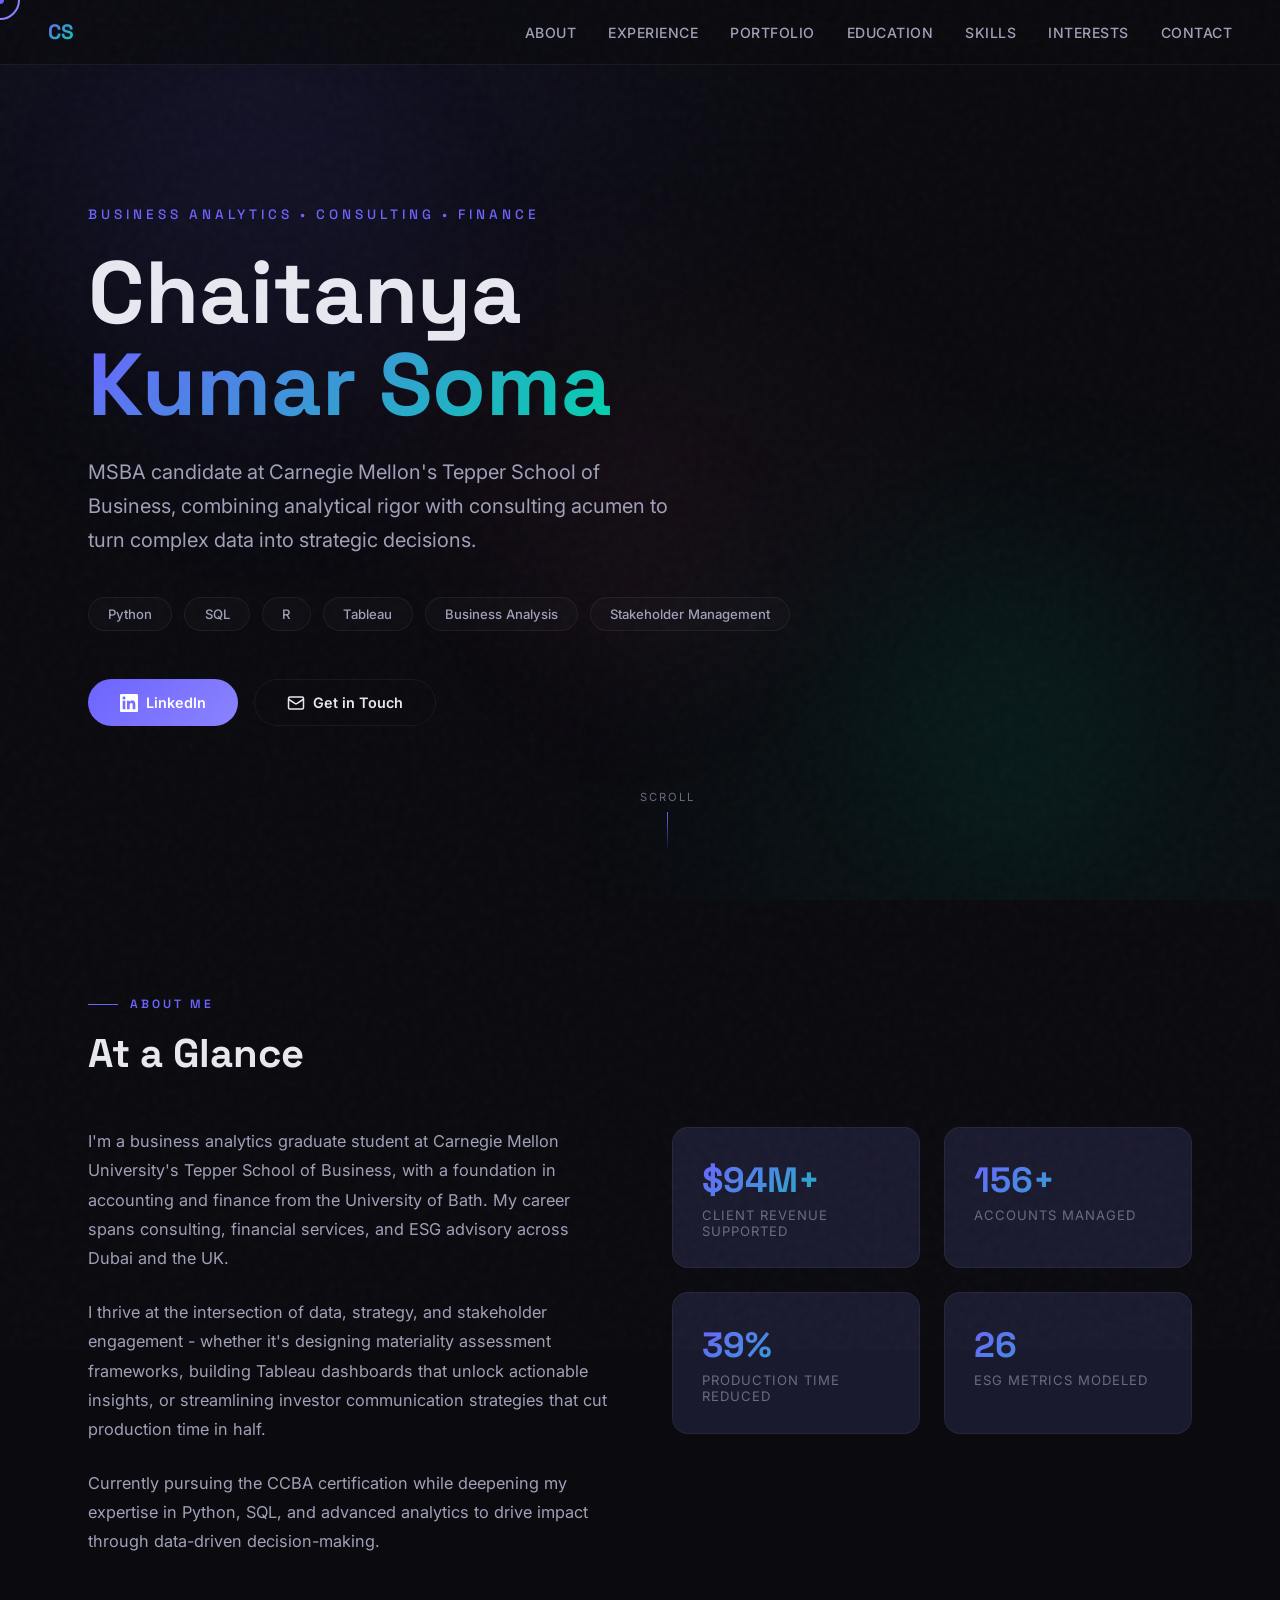
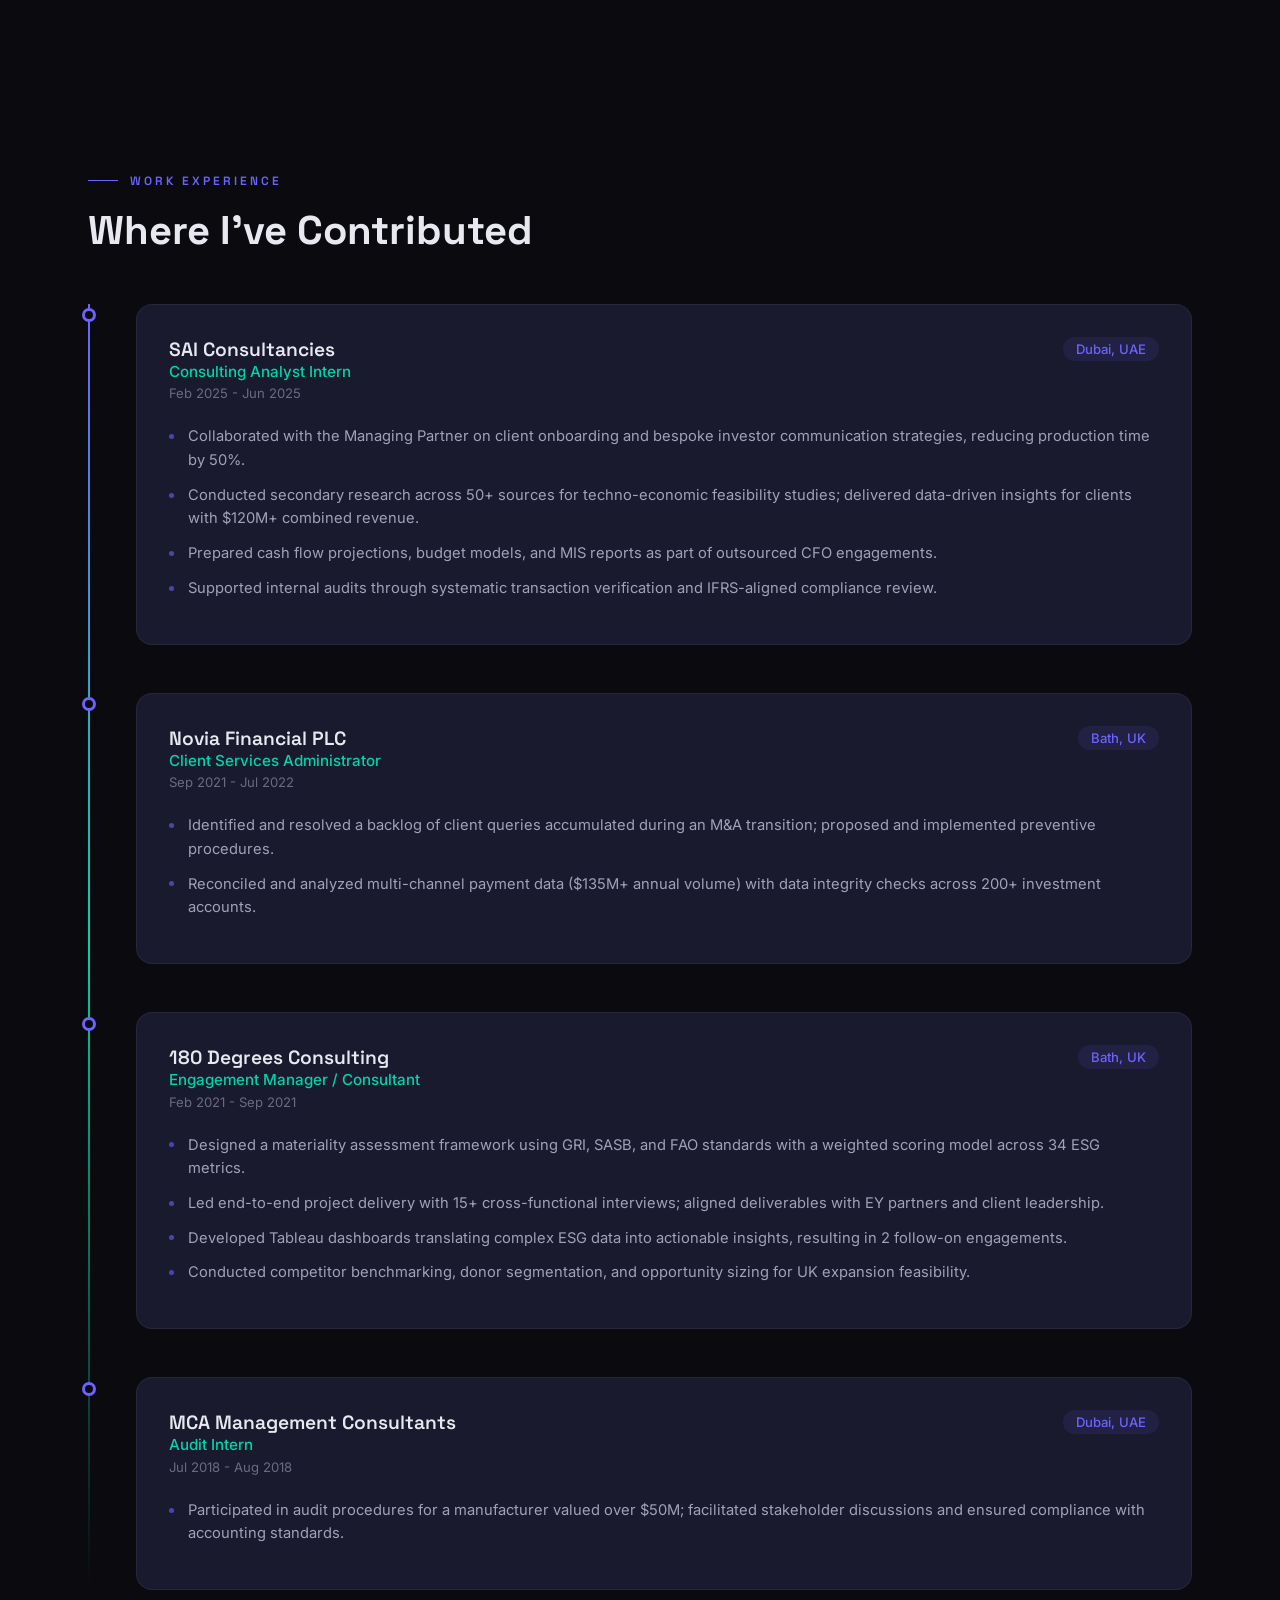
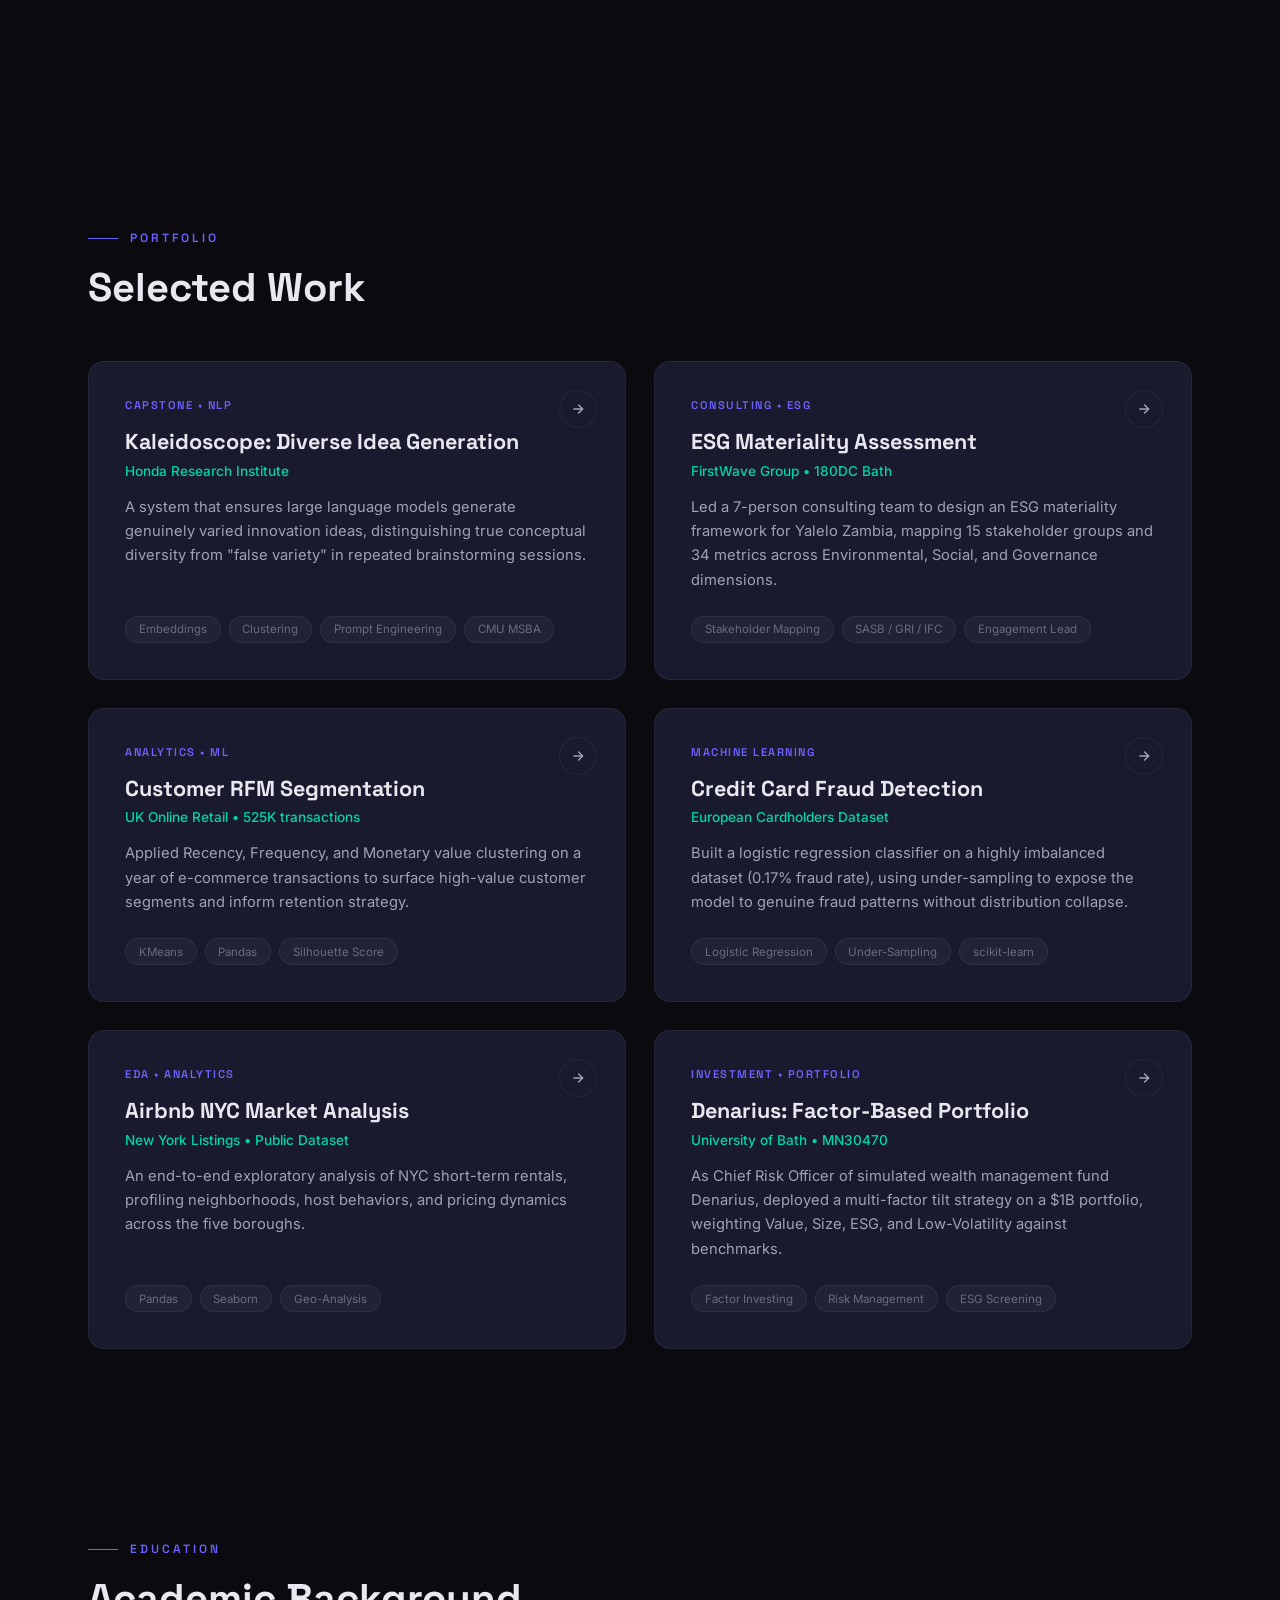
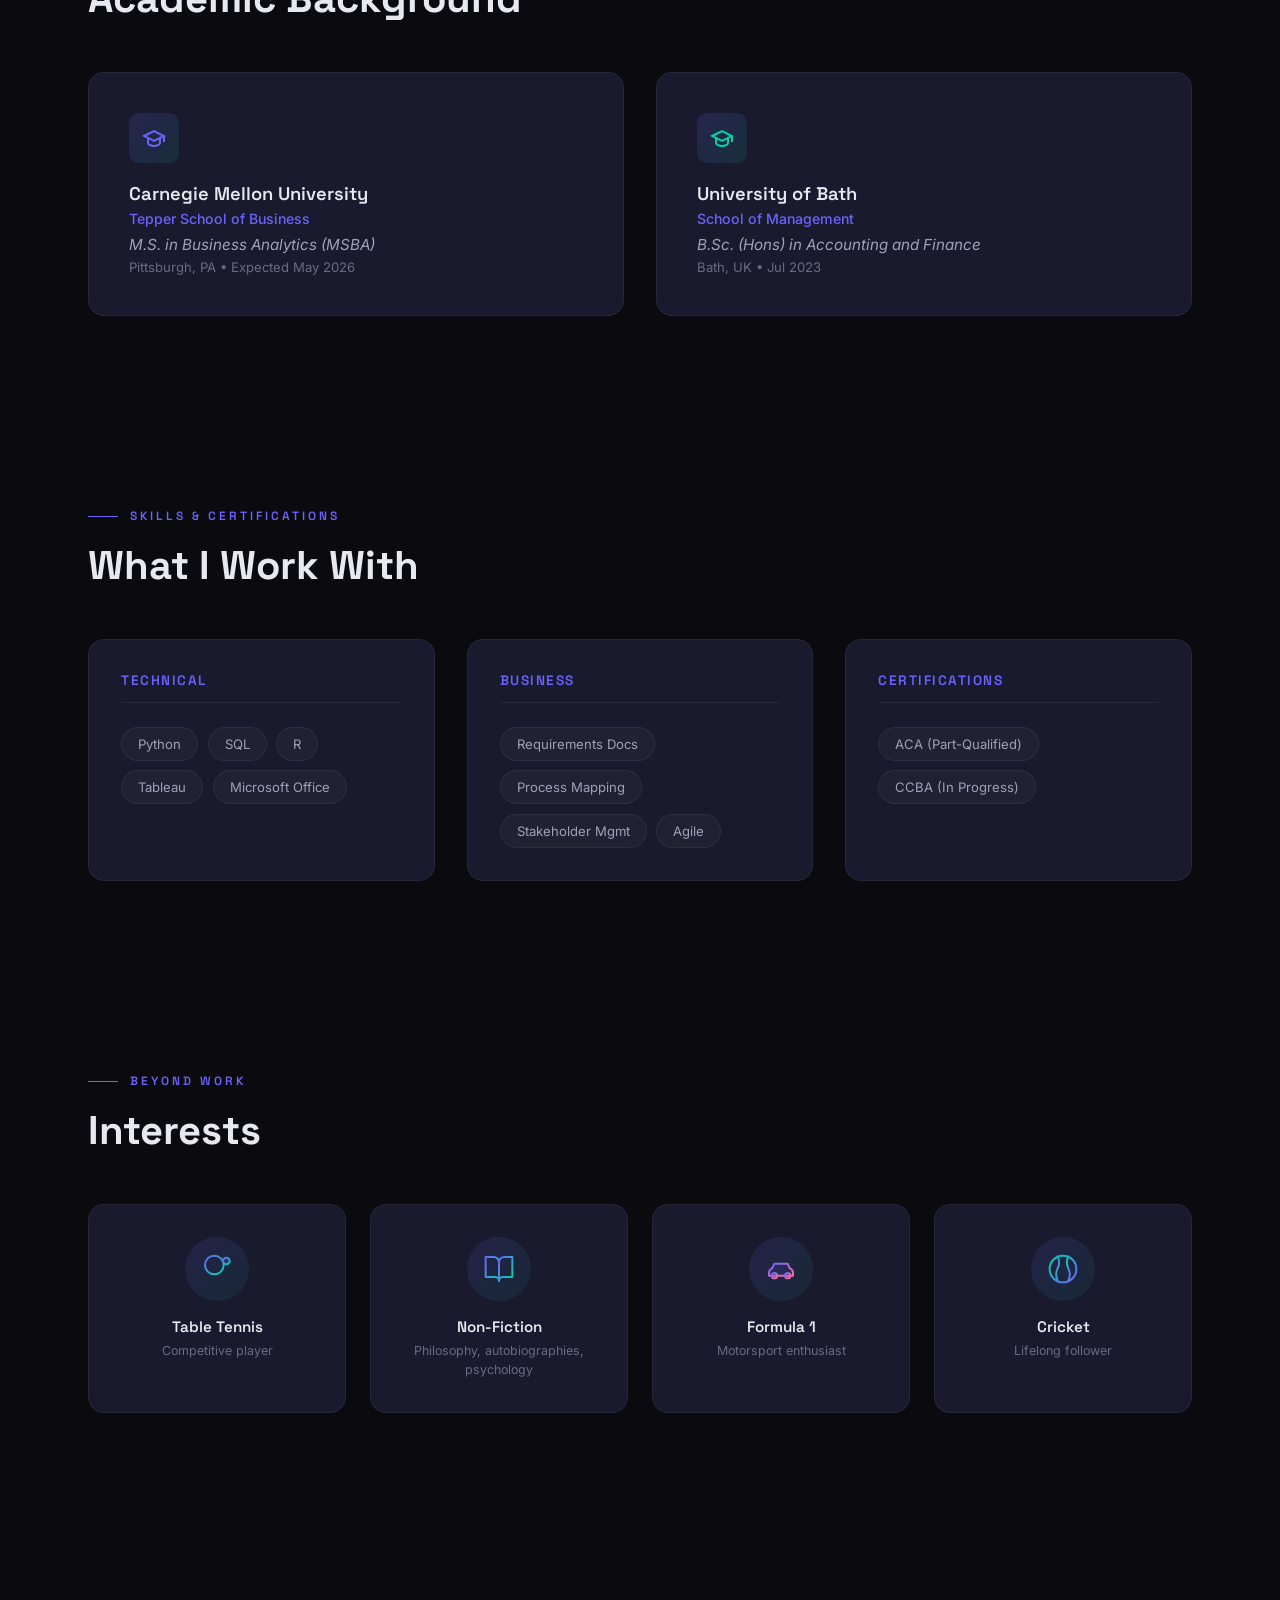
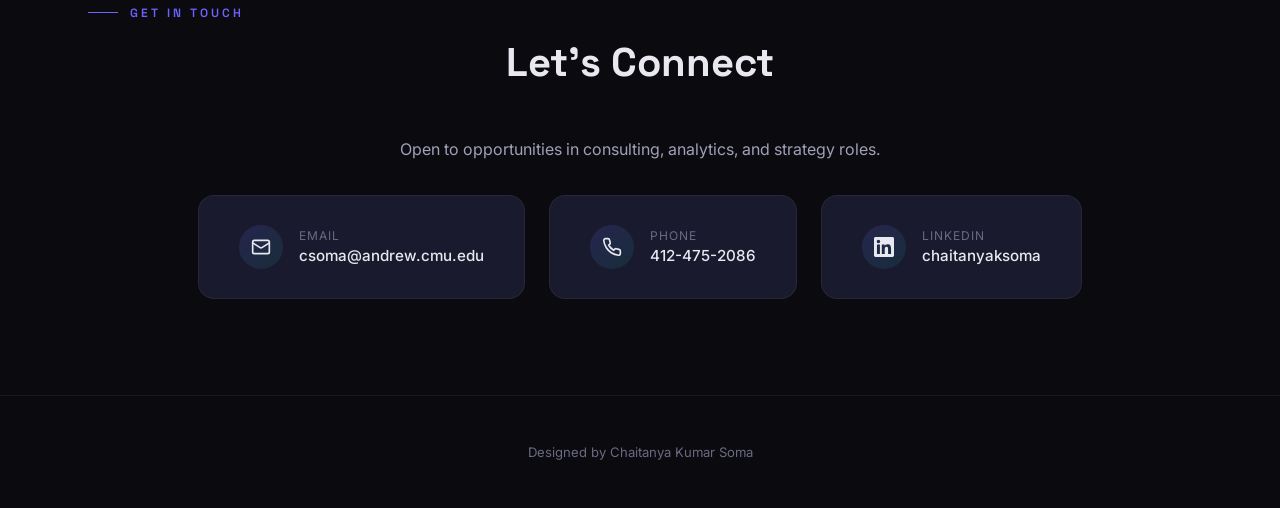
<file: index.html>
<!DOCTYPE html>
<html lang="en">
<head>
  <meta charset="UTF-8">
  <meta name="viewport" content="width=device-width, initial-scale=1.0">
  <title>Chaitanya Kumar Soma</title>
  <link href="https://fonts.googleapis.com/css2?family=Inter:wght@300;400;500;600;700&family=Space+Grotesk:wght@400;500;600;700&display=swap" rel="stylesheet">
  <style>
    /* ===== RESET & BASE ===== */
    *, *::before, *::after { margin: 0; padding: 0; box-sizing: border-box; }

    :root {
      --bg-primary: #0a0a0f;
      --bg-secondary: #12121a;
      --bg-card: #1a1a2e;
      --bg-card-hover: #22223a;
      --text-primary: #e8e8f0;
      --text-secondary: #a0a0b8;
      --text-muted: #6a6a82;
      --accent: #6c63ff;
      --accent-light: #8b83ff;
      --accent-glow: rgba(108, 99, 255, 0.3);
      --accent-secondary: #00d4aa;
      --accent-tertiary: #ff6b9d;
      --border: rgba(255, 255, 255, 0.06);
      --border-hover: rgba(108, 99, 255, 0.4);
      --radius: 16px;
      --radius-sm: 10px;
      --transition: 0.35s cubic-bezier(0.25, 0.46, 0.45, 0.94);
    }

    html {
      scroll-behavior: smooth;
      scrollbar-width: thin;
      scrollbar-color: var(--accent) var(--bg-secondary);
    }

    body {
      font-family: 'Inter', -apple-system, sans-serif;
      background: var(--bg-primary);
      color: var(--text-primary);
      overflow-x: hidden;
      cursor: none;
    }

    /* ===== CUSTOM CURSOR ===== */
    .cursor-dot {
      width: 8px;
      height: 8px;
      background: var(--accent);
      border-radius: 50%;
      position: fixed;
      top: 0; left: 0;
      pointer-events: none;
      z-index: 10000;
      transition: transform 0.1s ease, background 0.3s ease;
      transform: translate(-50%, -50%);
    }
    .cursor-ring {
      width: 40px;
      height: 40px;
      border: 2px solid var(--accent-light);
      border-radius: 50%;
      position: fixed;
      top: 0; left: 0;
      pointer-events: none;
      z-index: 9999;
      transition: width 0.3s ease, height 0.3s ease, border-color 0.3s ease, background 0.3s ease;
      transform: translate(-50%, -50%);
    }
    .cursor-ring.hover {
      width: 60px;
      height: 60px;
      border-color: var(--accent-secondary);
      background: rgba(0, 212, 170, 0.08);
    }
    .cursor-ring.click {
      width: 30px;
      height: 30px;
      border-color: var(--accent-tertiary);
    }

    /* ===== MOUSE TRAIL CANVAS ===== */
    #trailCanvas {
      position: fixed;
      top: 0; left: 0;
      width: 100%; height: 100%;
      pointer-events: none;
      z-index: 9998;
    }

    /* ===== ANIMATED BACKGROUND ===== */
    .bg-gradient {
      position: fixed;
      top: 0; left: 0;
      width: 100%; height: 100%;
      z-index: -2;
      background:
        radial-gradient(ellipse 80% 60% at 20% 10%, rgba(108, 99, 255, 0.08) 0%, transparent 60%),
        radial-gradient(ellipse 60% 80% at 80% 90%, rgba(0, 212, 170, 0.06) 0%, transparent 60%),
        radial-gradient(ellipse 50% 50% at 50% 50%, rgba(255, 107, 157, 0.04) 0%, transparent 60%);
    }

    .floating-orbs {
      position: fixed;
      top: 0; left: 0;
      width: 100%; height: 100%;
      z-index: -1;
      overflow: hidden;
      pointer-events: none;
    }

    .orb {
      position: absolute;
      border-radius: 50%;
      filter: blur(80px);
      animation: float 20s ease-in-out infinite;
      opacity: 0.4;
    }
    .orb:nth-child(1) {
      width: 400px; height: 400px;
      background: rgba(108, 99, 255, 0.12);
      top: 10%; left: 5%;
      animation-delay: 0s;
      animation-duration: 25s;
    }
    .orb:nth-child(2) {
      width: 300px; height: 300px;
      background: rgba(0, 212, 170, 0.1);
      top: 60%; right: 10%;
      animation-delay: -5s;
      animation-duration: 20s;
    }
    .orb:nth-child(3) {
      width: 250px; height: 250px;
      background: rgba(255, 107, 157, 0.08);
      bottom: 20%; left: 40%;
      animation-delay: -10s;
      animation-duration: 30s;
    }

    @keyframes float {
      0%, 100% { transform: translate(0, 0) scale(1); }
      25% { transform: translate(40px, -30px) scale(1.1); }
      50% { transform: translate(-20px, 50px) scale(0.95); }
      75% { transform: translate(30px, 20px) scale(1.05); }
    }

    /* ===== GRAIN OVERLAY ===== */
    .grain {
      position: fixed;
      top: -50%; left: -50%;
      width: 200%; height: 200%;
      z-index: 9997;
      pointer-events: none;
      opacity: 0.03;
      background-image: url("data:image/svg+xml,%3Csvg viewBox='0 0 256 256' xmlns='http://www.w3.org/2000/svg'%3E%3Cfilter id='n'%3E%3CfeTurbulence type='fractalNoise' baseFrequency='0.9' numOctaves='4' stitchTiles='stitch'/%3E%3C/filter%3E%3Crect width='100%25' height='100%25' filter='url(%23n)'/%3E%3C/svg%3E");
      animation: grain 0.5s steps(1) infinite;
    }
    @keyframes grain {
      0%, 100% { transform: translate(0, 0); }
      10% { transform: translate(-5%, -10%); }
      30% { transform: translate(3%, -15%); }
      50% { transform: translate(12%, 9%); }
      70% { transform: translate(9%, 4%); }
      90% { transform: translate(-1%, 7%); }
    }

    /* ===== NAVIGATION ===== */
    nav {
      position: fixed;
      top: 0; left: 0; right: 0;
      z-index: 1000;
      padding: 1.2rem 3rem;
      display: flex;
      justify-content: space-between;
      align-items: center;
      backdrop-filter: blur(20px);
      background: rgba(10, 10, 15, 0.7);
      border-bottom: 1px solid var(--border);
      transition: var(--transition);
    }
    nav.scrolled {
      padding: 0.8rem 3rem;
      background: rgba(10, 10, 15, 0.9);
    }
    .nav-logo {
      font-family: 'Space Grotesk', sans-serif;
      font-size: 1.3rem;
      font-weight: 700;
      background: linear-gradient(135deg, var(--accent), var(--accent-secondary));
      -webkit-background-clip: text;
      -webkit-text-fill-color: transparent;
      background-clip: text;
      letter-spacing: -0.5px;
    }
    .nav-links {
      display: flex;
      gap: 2rem;
      list-style: none;
    }
    .nav-links a {
      color: var(--text-secondary);
      text-decoration: none;
      font-size: 0.88rem;
      font-weight: 500;
      letter-spacing: 0.5px;
      text-transform: uppercase;
      position: relative;
      padding: 0.3rem 0;
      transition: color var(--transition);
    }
    .nav-links a::after {
      content: '';
      position: absolute;
      bottom: -2px; left: 0;
      width: 0; height: 2px;
      background: linear-gradient(90deg, var(--accent), var(--accent-secondary));
      transition: width var(--transition);
      border-radius: 2px;
    }
    .nav-links a:hover { color: var(--text-primary); }
    .nav-links a:hover::after { width: 100%; }

    .hamburger {
      display: none;
      flex-direction: column;
      gap: 5px;
      cursor: pointer;
      background: none;
      border: none;
      padding: 5px;
    }
    .hamburger span {
      width: 24px;
      height: 2px;
      background: var(--text-primary);
      transition: var(--transition);
      border-radius: 2px;
    }

    /* ===== SECTIONS ===== */
    section {
      padding: 6rem 3rem;
      max-width: 1200px;
      margin: 0 auto;
    }

    .section-label {
      font-family: 'Space Grotesk', sans-serif;
      font-size: 0.75rem;
      font-weight: 600;
      letter-spacing: 3px;
      text-transform: uppercase;
      color: var(--accent);
      margin-bottom: 1rem;
      display: flex;
      align-items: center;
      gap: 0.75rem;
    }
    .section-label::before {
      content: '';
      width: 30px;
      height: 1px;
      background: var(--accent);
    }
    .section-title {
      font-family: 'Space Grotesk', sans-serif;
      font-size: 2.5rem;
      font-weight: 700;
      margin-bottom: 3rem;
      color: var(--text-primary);
    }

    /* ===== HERO ===== */
    #hero {
      min-height: 100vh;
      display: flex;
      flex-direction: column;
      justify-content: center;
      padding-top: 8rem;
      position: relative;
    }
    .hero-overline {
      font-family: 'Space Grotesk', sans-serif;
      font-size: 0.85rem;
      font-weight: 500;
      letter-spacing: 4px;
      text-transform: uppercase;
      color: var(--accent);
      margin-bottom: 1.5rem;
      opacity: 0;
      animation: fadeUp 0.8s ease forwards 0.2s;
    }
    .hero-name {
      font-family: 'Space Grotesk', sans-serif;
      font-size: clamp(3rem, 7vw, 5.5rem);
      font-weight: 700;
      line-height: 1.05;
      margin-bottom: 1.5rem;
      opacity: 0;
      animation: fadeUp 0.8s ease forwards 0.4s;
    }
    .hero-name .gradient-text {
      background: linear-gradient(135deg, var(--accent), var(--accent-secondary), var(--accent-tertiary));
      -webkit-background-clip: text;
      -webkit-text-fill-color: transparent;
      background-clip: text;
      background-size: 200% 200%;
      animation: gradientShift 4s ease infinite;
    }
    @keyframes gradientShift {
      0%, 100% { background-position: 0% 50%; }
      50% { background-position: 100% 50%; }
    }

    .hero-subtitle {
      font-size: 1.25rem;
      color: var(--text-secondary);
      max-width: 600px;
      line-height: 1.7;
      margin-bottom: 2.5rem;
      opacity: 0;
      animation: fadeUp 0.8s ease forwards 0.6s;
    }

    .hero-tags {
      display: flex;
      flex-wrap: wrap;
      gap: 0.75rem;
      margin-bottom: 3rem;
      opacity: 0;
      animation: fadeUp 0.8s ease forwards 0.8s;
    }
    .hero-tag {
      padding: 0.5rem 1.2rem;
      border: 1px solid var(--border);
      border-radius: 100px;
      font-size: 0.82rem;
      font-weight: 500;
      color: var(--text-secondary);
      background: rgba(255, 255, 255, 0.02);
      transition: var(--transition);
    }
    .hero-tag:hover {
      border-color: var(--accent);
      color: var(--accent);
      background: rgba(108, 99, 255, 0.08);
      transform: translateY(-2px);
    }

    .hero-cta {
      display: flex;
      gap: 1rem;
      opacity: 0;
      animation: fadeUp 0.8s ease forwards 1s;
    }
    .btn {
      display: inline-flex;
      align-items: center;
      gap: 0.5rem;
      padding: 0.85rem 2rem;
      border-radius: 100px;
      font-size: 0.9rem;
      font-weight: 600;
      text-decoration: none;
      transition: var(--transition);
      position: relative;
      overflow: hidden;
    }
    .btn-primary {
      background: linear-gradient(135deg, var(--accent), var(--accent-light));
      color: white;
      border: none;
    }
    .btn-primary:hover {
      transform: translateY(-3px);
      box-shadow: 0 10px 40px var(--accent-glow);
    }
    .btn-secondary {
      background: transparent;
      color: var(--text-primary);
      border: 1px solid var(--border);
    }
    .btn-secondary:hover {
      border-color: var(--accent);
      background: rgba(108, 99, 255, 0.06);
      transform: translateY(-3px);
    }

    .scroll-indicator {
      position: absolute;
      bottom: 3rem;
      left: 50%;
      transform: translateX(-50%);
      display: flex;
      flex-direction: column;
      align-items: center;
      gap: 0.5rem;
      opacity: 0;
      animation: fadeUp 0.8s ease forwards 1.2s;
    }
    .scroll-indicator span {
      font-size: 0.7rem;
      letter-spacing: 2px;
      text-transform: uppercase;
      color: var(--text-muted);
    }
    .scroll-line {
      width: 1px;
      height: 40px;
      background: linear-gradient(to bottom, var(--accent), transparent);
      animation: scrollPulse 2s ease-in-out infinite;
    }
    @keyframes scrollPulse {
      0%, 100% { opacity: 0.3; transform: scaleY(0.5); }
      50% { opacity: 1; transform: scaleY(1); }
    }

    @keyframes fadeUp {
      from { opacity: 0; transform: translateY(30px); }
      to { opacity: 1; transform: translateY(0); }
    }

    /* ===== ABOUT ===== */
    .about-grid {
      display: grid;
      grid-template-columns: 1fr 1fr;
      gap: 4rem;
      align-items: start;
    }
    .about-text p {
      color: var(--text-secondary);
      line-height: 1.8;
      margin-bottom: 1.5rem;
      font-size: 1.02rem;
    }
    .about-stats {
      display: grid;
      grid-template-columns: 1fr 1fr;
      gap: 1.5rem;
    }
    .stat-card {
      background: var(--bg-card);
      border: 1px solid var(--border);
      border-radius: var(--radius);
      padding: 1.8rem;
      transition: var(--transition);
      position: relative;
      overflow: hidden;
    }
    .stat-card::before {
      content: '';
      position: absolute;
      top: 0; left: 0;
      width: 100%; height: 100%;
      background: linear-gradient(135deg, rgba(108, 99, 255, 0.05), transparent);
      opacity: 0;
      transition: opacity var(--transition);
    }
    .stat-card:hover {
      border-color: var(--border-hover);
      transform: translateY(-5px);
      box-shadow: 0 20px 60px rgba(108, 99, 255, 0.08);
    }
    .stat-card:hover::before { opacity: 1; }
    .stat-number {
      font-family: 'Space Grotesk', sans-serif;
      font-size: 2.2rem;
      font-weight: 700;
      background: linear-gradient(135deg, var(--accent), var(--accent-secondary));
      -webkit-background-clip: text;
      -webkit-text-fill-color: transparent;
      background-clip: text;
      margin-bottom: 0.3rem;
    }
    .stat-label {
      font-size: 0.82rem;
      color: var(--text-muted);
      text-transform: uppercase;
      letter-spacing: 1px;
    }

    /* ===== EXPERIENCE TIMELINE ===== */
    .timeline {
      position: relative;
      padding-left: 3rem;
    }
    .timeline::before {
      content: '';
      position: absolute;
      left: 0;
      top: 0;
      bottom: 0;
      width: 2px;
      background: linear-gradient(to bottom, var(--accent), var(--accent-secondary), transparent);
    }
    .timeline-item {
      position: relative;
      margin-bottom: 3rem;
      opacity: 0;
      transform: translateX(-20px);
      transition: opacity 0.6s ease, transform 0.6s ease;
    }
    .timeline-item.visible {
      opacity: 1;
      transform: translateX(0);
    }
    .timeline-dot {
      position: absolute;
      left: -3rem;
      top: 0.3rem;
      width: 14px;
      height: 14px;
      border-radius: 50%;
      background: var(--bg-primary);
      border: 3px solid var(--accent);
      transform: translateX(-6px);
      transition: var(--transition);
      z-index: 1;
    }
    .timeline-item:hover .timeline-dot {
      background: var(--accent);
      box-shadow: 0 0 20px var(--accent-glow);
      transform: translateX(-6px) scale(1.3);
    }
    .timeline-card {
      background: var(--bg-card);
      border: 1px solid var(--border);
      border-radius: var(--radius);
      padding: 2rem;
      transition: var(--transition);
      position: relative;
      overflow: hidden;
    }
    .timeline-card::after {
      content: '';
      position: absolute;
      top: 0; left: 0;
      width: 100%; height: 3px;
      background: linear-gradient(90deg, var(--accent), var(--accent-secondary));
      transform: scaleX(0);
      transform-origin: left;
      transition: transform var(--transition);
    }
    .timeline-item:hover .timeline-card {
      border-color: var(--border-hover);
      transform: translateX(8px);
      box-shadow: 0 20px 60px rgba(108, 99, 255, 0.06);
    }
    .timeline-item:hover .timeline-card::after {
      transform: scaleX(1);
    }
    .timeline-header {
      display: flex;
      justify-content: space-between;
      align-items: flex-start;
      margin-bottom: 0.5rem;
      flex-wrap: wrap;
      gap: 0.5rem;
    }
    .timeline-company {
      font-family: 'Space Grotesk', sans-serif;
      font-size: 1.2rem;
      font-weight: 600;
      color: var(--text-primary);
    }
    .timeline-location {
      font-size: 0.82rem;
      color: var(--accent);
      background: rgba(108, 99, 255, 0.1);
      padding: 0.25rem 0.8rem;
      border-radius: 100px;
      font-weight: 500;
    }
    .timeline-role {
      font-size: 0.95rem;
      color: var(--accent-secondary);
      font-weight: 500;
      margin-bottom: 0.3rem;
    }
    .timeline-date {
      font-size: 0.82rem;
      color: var(--text-muted);
      margin-bottom: 1rem;
    }
    .timeline-bullets {
      list-style: none;
    }
    .timeline-bullets li {
      position: relative;
      padding-left: 1.2rem;
      margin-bottom: 0.7rem;
      font-size: 0.92rem;
      color: var(--text-secondary);
      line-height: 1.6;
    }
    .timeline-bullets li::before {
      content: '';
      position: absolute;
      left: 0;
      top: 0.55rem;
      width: 5px;
      height: 5px;
      border-radius: 50%;
      background: var(--accent);
      opacity: 0.6;
    }

    /* ===== PORTFOLIO ===== */
    .portfolio-grid {
      display: grid;
      grid-template-columns: repeat(2, 1fr);
      gap: 1.75rem;
    }
    .project-card {
      position: relative;
      background: var(--bg-card);
      border: 1px solid var(--border);
      border-radius: var(--radius);
      padding: 2.25rem;
      text-decoration: none;
      color: inherit;
      display: flex;
      flex-direction: column;
      overflow: hidden;
      transition: var(--transition);
      min-height: 280px;
    }
    .project-card::before {
      content: '';
      position: absolute;
      inset: 0;
      background: linear-gradient(135deg, rgba(108,99,255,0.08), rgba(0,212,170,0.05));
      opacity: 0;
      transition: opacity var(--transition);
      pointer-events: none;
    }
    .project-card::after {
      content: '';
      position: absolute;
      top: 0; left: 0;
      width: 100%; height: 3px;
      background: linear-gradient(90deg, var(--accent), var(--accent-secondary), var(--accent-tertiary));
      transform: scaleX(0);
      transform-origin: left;
      transition: transform var(--transition);
    }
    .project-card:hover {
      border-color: var(--border-hover);
      transform: translateY(-6px);
      box-shadow: 0 25px 60px rgba(108,99,255,0.12);
    }
    .project-card:hover::before { opacity: 1; }
    .project-card:hover::after { transform: scaleX(1); }
    .project-tag {
      display: inline-block;
      font-family: 'Space Grotesk', sans-serif;
      font-size: 0.7rem;
      font-weight: 600;
      letter-spacing: 1.5px;
      text-transform: uppercase;
      color: var(--accent);
      margin-bottom: 1rem;
      position: relative;
      z-index: 1;
    }
    .project-title {
      font-family: 'Space Grotesk', sans-serif;
      font-size: 1.35rem;
      font-weight: 700;
      margin-bottom: 0.4rem;
      color: var(--text-primary);
      position: relative;
      z-index: 1;
      line-height: 1.3;
    }
    .project-client {
      font-size: 0.85rem;
      color: var(--accent-secondary);
      margin-bottom: 1rem;
      font-weight: 500;
      position: relative;
      z-index: 1;
    }
    .project-summary {
      font-size: 0.92rem;
      color: var(--text-secondary);
      line-height: 1.65;
      margin-bottom: 1.5rem;
      position: relative;
      z-index: 1;
    }
    .project-meta {
      display: flex;
      flex-wrap: wrap;
      gap: 0.5rem;
      margin-top: auto;
      position: relative;
      z-index: 1;
    }
    .project-pill {
      font-size: 0.72rem;
      padding: 0.35rem 0.8rem;
      border-radius: 100px;
      background: rgba(255,255,255,0.04);
      border: 1px solid var(--border);
      color: var(--text-muted);
    }
    .project-arrow {
      position: absolute;
      top: 1.75rem;
      right: 1.75rem;
      width: 38px;
      height: 38px;
      border-radius: 50%;
      border: 1px solid var(--border);
      display: flex;
      align-items: center;
      justify-content: center;
      color: var(--text-secondary);
      transition: var(--transition);
      z-index: 2;
      background: var(--bg-card);
    }
    .project-card:hover .project-arrow {
      border-color: var(--accent);
      background: linear-gradient(135deg, var(--accent), var(--accent-secondary));
      color: white;
      transform: rotate(-45deg) scale(1.08);
    }

    /* ===== EDUCATION ===== */
    .edu-grid {
      display: grid;
      grid-template-columns: 1fr 1fr;
      gap: 2rem;
    }
    .edu-card {
      background: var(--bg-card);
      border: 1px solid var(--border);
      border-radius: var(--radius);
      padding: 2.5rem;
      transition: var(--transition);
      position: relative;
      overflow: hidden;
    }
    .edu-card::before {
      content: '';
      position: absolute;
      top: 0; left: 0;
      width: 4px; height: 100%;
      background: linear-gradient(to bottom, var(--accent), var(--accent-secondary));
      transform: scaleY(0);
      transform-origin: top;
      transition: transform var(--transition);
    }
    .edu-card:hover {
      border-color: var(--border-hover);
      transform: translateY(-5px);
      box-shadow: 0 20px 60px rgba(108, 99, 255, 0.08);
    }
    .edu-card:hover::before { transform: scaleY(1); }
    .edu-icon {
      width: 50px;
      height: 50px;
      border-radius: var(--radius-sm);
      background: linear-gradient(135deg, rgba(108, 99, 255, 0.15), rgba(0, 212, 170, 0.1));
      display: flex;
      align-items: center;
      justify-content: center;
      margin-bottom: 1.2rem;
      font-size: 1.5rem;
    }
    .edu-school {
      font-family: 'Space Grotesk', sans-serif;
      font-size: 1.15rem;
      font-weight: 600;
      margin-bottom: 0.3rem;
    }
    .edu-dept {
      font-size: 0.88rem;
      color: var(--accent);
      margin-bottom: 0.5rem;
      font-weight: 500;
    }
    .edu-degree {
      font-size: 0.95rem;
      color: var(--text-secondary);
      margin-bottom: 0.3rem;
      font-style: italic;
    }
    .edu-date {
      font-size: 0.82rem;
      color: var(--text-muted);
    }

    /* ===== SKILLS ===== */
    .skills-container {
      display: grid;
      grid-template-columns: repeat(3, 1fr);
      gap: 2rem;
    }
    .skill-category {
      background: var(--bg-card);
      border: 1px solid var(--border);
      border-radius: var(--radius);
      padding: 2rem;
      transition: var(--transition);
    }
    .skill-category:hover {
      border-color: var(--border-hover);
      transform: translateY(-5px);
      box-shadow: 0 20px 60px rgba(108, 99, 255, 0.08);
    }
    .skill-category-title {
      font-family: 'Space Grotesk', sans-serif;
      font-size: 0.85rem;
      font-weight: 600;
      letter-spacing: 1.5px;
      text-transform: uppercase;
      color: var(--accent);
      margin-bottom: 1.5rem;
      padding-bottom: 0.8rem;
      border-bottom: 1px solid var(--border);
    }
    .skill-items {
      display: flex;
      flex-wrap: wrap;
      gap: 0.6rem;
    }
    .skill-pill {
      padding: 0.5rem 1rem;
      background: rgba(255, 255, 255, 0.03);
      border: 1px solid var(--border);
      border-radius: 100px;
      font-size: 0.82rem;
      color: var(--text-secondary);
      transition: var(--transition);
      cursor: default;
    }
    .skill-pill:hover {
      border-color: var(--accent);
      color: var(--accent);
      background: rgba(108, 99, 255, 0.08);
      transform: translateY(-3px) scale(1.05);
      box-shadow: 0 8px 25px rgba(108, 99, 255, 0.12);
    }

    /* ===== INTERESTS ===== */
    .interests-grid {
      display: grid;
      grid-template-columns: repeat(4, 1fr);
      gap: 1.5rem;
    }
    .interest-card {
      background: var(--bg-card);
      border: 1px solid var(--border);
      border-radius: var(--radius);
      padding: 2rem 1.5rem;
      text-align: center;
      transition: var(--transition);
      cursor: default;
    }
    .interest-card:hover {
      border-color: var(--border-hover);
      transform: translateY(-8px) scale(1.02);
      box-shadow: 0 20px 60px rgba(108, 99, 255, 0.1);
    }
    .interest-icon {
      margin-bottom: 1rem;
      display: flex;
      align-items: center;
      justify-content: center;
      width: 64px;
      height: 64px;
      margin-left: auto;
      margin-right: auto;
      border-radius: 50%;
      background: linear-gradient(135deg, rgba(108, 99, 255, 0.12), rgba(0, 212, 170, 0.08));
      transition: transform var(--transition), background var(--transition);
    }
    .interest-card:hover .interest-icon {
      transform: scale(1.15) rotate(5deg);
      background: linear-gradient(135deg, rgba(108, 99, 255, 0.22), rgba(0, 212, 170, 0.15));
    }
    .interest-icon svg {
      transition: transform var(--transition);
    }
    .interest-card:hover .interest-icon svg {
      transform: scale(1.05);
    }
    .interest-name {
      font-family: 'Space Grotesk', sans-serif;
      font-size: 0.95rem;
      font-weight: 600;
      color: var(--text-primary);
      margin-bottom: 0.4rem;
    }
    .interest-desc {
      font-size: 0.78rem;
      color: var(--text-muted);
      line-height: 1.5;
    }

    /* ===== CONTACT ===== */
    #contact {
      text-align: center;
    }
    .contact-links {
      display: flex;
      justify-content: center;
      gap: 1.5rem;
      margin-top: 2rem;
      flex-wrap: wrap;
    }
    .contact-card {
      background: var(--bg-card);
      border: 1px solid var(--border);
      border-radius: var(--radius);
      padding: 1.8rem 2.5rem;
      text-decoration: none;
      color: var(--text-primary);
      display: flex;
      align-items: center;
      gap: 1rem;
      transition: var(--transition);
    }
    .contact-card:hover {
      border-color: var(--border-hover);
      transform: translateY(-5px);
      box-shadow: 0 20px 60px rgba(108, 99, 255, 0.1);
    }
    .contact-icon {
      width: 44px;
      height: 44px;
      border-radius: 50%;
      background: linear-gradient(135deg, rgba(108, 99, 255, 0.15), rgba(0, 212, 170, 0.1));
      display: flex;
      align-items: center;
      justify-content: center;
      font-size: 1.1rem;
      transition: var(--transition);
    }
    .contact-card:hover .contact-icon {
      background: linear-gradient(135deg, var(--accent), var(--accent-secondary));
      transform: rotate(10deg) scale(1.1);
    }
    .contact-info { text-align: left; }
    .contact-label {
      font-size: 0.75rem;
      text-transform: uppercase;
      letter-spacing: 1px;
      color: var(--text-muted);
      margin-bottom: 0.2rem;
    }
    .contact-value {
      font-weight: 500;
      font-size: 0.95rem;
    }

    /* ===== FOOTER ===== */
    footer {
      text-align: center;
      padding: 3rem;
      border-top: 1px solid var(--border);
      color: var(--text-muted);
      font-size: 0.82rem;
    }

    /* ===== SCROLL REVEAL ===== */
    .reveal {
      opacity: 0;
      transform: translateY(40px);
      transition: opacity 0.7s ease, transform 0.7s ease;
    }
    .reveal.visible {
      opacity: 1;
      transform: translateY(0);
    }

    /* ===== MAGNETIC BUTTON EFFECT ===== */
    .magnetic {
      transition: transform 0.3s ease;
    }

    /* ===== RESPONSIVE ===== */
    @media (max-width: 968px) {
      section { padding: 4rem 2rem; }
      .about-grid { grid-template-columns: 1fr; }
      .portfolio-grid { grid-template-columns: 1fr; }
      .edu-grid { grid-template-columns: 1fr; }
      .skills-container { grid-template-columns: 1fr 1fr; }
      .interests-grid { grid-template-columns: 1fr 1fr; }
    }
    @media (max-width: 640px) {
      section { padding: 3rem 1.5rem; }
      nav { padding: 1rem 1.5rem; }
      .nav-links { display: none; }
      .hamburger { display: flex; }
      .nav-links.open {
        display: flex;
        flex-direction: column;
        position: absolute;
        top: 100%; left: 0; right: 0;
        background: rgba(10, 10, 15, 0.95);
        backdrop-filter: blur(20px);
        padding: 2rem;
        gap: 1.5rem;
        border-bottom: 1px solid var(--border);
      }
      .skills-container { grid-template-columns: 1fr; }
      .interests-grid { grid-template-columns: 1fr 1fr; }
      .hero-cta { flex-direction: column; }
      .contact-links { flex-direction: column; align-items: center; }
      .section-title { font-size: 2rem; }
      .cursor-dot, .cursor-ring, #trailCanvas { display: none; }
      body { cursor: auto; }
    }
  </style>
</head>
<body>

  <!-- Custom Cursor -->
  <div class="cursor-dot" id="cursorDot"></div>
  <div class="cursor-ring" id="cursorRing"></div>
  <canvas id="trailCanvas"></canvas>

  <!-- Animated Background -->
  <div class="bg-gradient"></div>
  <div class="floating-orbs">
    <div class="orb"></div>
    <div class="orb"></div>
    <div class="orb"></div>
  </div>
  <div class="grain"></div>

  <!-- Navigation -->
  <nav id="navbar">
    <div class="nav-logo">CS</div>
    <ul class="nav-links" id="navLinks">
      <li><a href="#about">About</a></li>
      <li><a href="#experience">Experience</a></li>
      <li><a href="#portfolio">Portfolio</a></li>
      <li><a href="#education">Education</a></li>
      <li><a href="#skills">Skills</a></li>
      <li><a href="#interests">Interests</a></li>
      <li><a href="#contact">Contact</a></li>
    </ul>
    <button class="hamburger" id="hamburger" aria-label="Menu">
      <span></span><span></span><span></span>
    </button>
  </nav>

  <!-- Hero Section -->
  <section id="hero">
    <div class="hero-overline">Business Analytics &bull; Consulting &bull; Finance</div>
    <h1 class="hero-name">
      Chaitanya<br><span class="gradient-text">Kumar Soma</span>
    </h1>
    <p class="hero-subtitle">
      MSBA candidate at Carnegie Mellon's Tepper School of Business,
      combining analytical rigor with consulting acumen to turn complex data into strategic decisions.
    </p>
    <div class="hero-tags">
      <span class="hero-tag">Python</span>
      <span class="hero-tag">SQL</span>
      <span class="hero-tag">R</span>
      <span class="hero-tag">Tableau</span>
      <span class="hero-tag">Business Analysis</span>
      <span class="hero-tag">Stakeholder Management</span>
    </div>
    <div class="hero-cta">
      <a href="https://www.linkedin.com/in/chaitanyaksoma" target="_blank" class="btn btn-primary magnetic">
        <svg width="18" height="18" viewBox="0 0 24 24" fill="currentColor"><path d="M20.447 20.452h-3.554v-5.569c0-1.328-.027-3.037-1.852-3.037-1.853 0-2.136 1.445-2.136 2.939v5.667H9.351V9h3.414v1.561h.046c.477-.9 1.637-1.85 3.37-1.85 3.601 0 4.267 2.37 4.267 5.455v6.286zM5.337 7.433c-1.144 0-2.063-.926-2.063-2.065 0-1.138.92-2.063 2.063-2.063 1.14 0 2.064.925 2.064 2.063 0 1.139-.925 2.065-2.064 2.065zm1.782 13.019H3.555V9h3.564v11.452zM22.225 0H1.771C.792 0 0 .774 0 1.729v20.542C0 23.227.792 24 1.771 24h20.451C23.2 24 24 23.227 24 22.271V1.729C24 .774 23.2 0 22.222 0h.003z"/></svg>
        LinkedIn
      </a>
      <a href="mailto:csoma@andrew.cmu.edu" class="btn btn-secondary magnetic">
        <svg width="18" height="18" viewBox="0 0 24 24" fill="none" stroke="currentColor" stroke-width="2"><rect x="2" y="4" width="20" height="16" rx="2"/><path d="m22 7-8.97 5.7a1.94 1.94 0 0 1-2.06 0L2 7"/></svg>
        Get in Touch
      </a>
    </div>
    <div class="scroll-indicator">
      <span>Scroll</span>
      <div class="scroll-line"></div>
    </div>
  </section>

  <!-- About Section -->
  <section id="about">
    <div class="reveal">
      <div class="section-label">About Me</div>
      <h2 class="section-title">At a Glance</h2>
    </div>
    <div class="about-grid">
      <div class="about-text reveal">
        <p>
          I'm a business analytics graduate student at Carnegie Mellon University's Tepper School of Business,
          with a foundation in accounting and finance from the University of Bath. My career spans consulting,
          financial services, and ESG advisory across Dubai and the UK.
        </p>
        <p>
          I thrive at the intersection of data, strategy, and stakeholder engagement - whether it's designing
          materiality assessment frameworks, building Tableau dashboards that unlock actionable insights, or
          streamlining investor communication strategies that cut production time in half.
        </p>
        <p>
          Currently pursuing the CCBA certification while deepening my expertise in Python, SQL, and advanced analytics
          to drive impact through data-driven decision-making.
        </p>
      </div>
      <div class="about-stats reveal">
        <div class="stat-card">
          <div class="stat-number" data-target="120" data-suffix="M+">$0</div>
          <div class="stat-label">Client Revenue Supported</div>
        </div>
        <div class="stat-card">
          <div class="stat-number" data-target="200" data-suffix="+">0</div>
          <div class="stat-label">Accounts Managed</div>
        </div>
        <div class="stat-card">
          <div class="stat-number" data-target="50" data-suffix="%">0</div>
          <div class="stat-label">Production Time Reduced</div>
        </div>
        <div class="stat-card">
          <div class="stat-number" data-target="34">0</div>
          <div class="stat-label">ESG Metrics Modeled</div>
        </div>
      </div>
    </div>
  </section>

  <!-- Experience Section -->
  <section id="experience">
    <div class="reveal">
      <div class="section-label">Work Experience</div>
      <h2 class="section-title">Where I've Contributed</h2>
    </div>
    <div class="timeline">

      <div class="timeline-item reveal">
        <div class="timeline-dot"></div>
        <div class="timeline-card">
          <div class="timeline-header">
            <div>
              <div class="timeline-company">SAI Consultancies</div>
              <div class="timeline-role">Consulting Analyst Intern</div>
              <div class="timeline-date">Feb 2025 - Jun 2025</div>
            </div>
            <span class="timeline-location">Dubai, UAE</span>
          </div>
          <ul class="timeline-bullets">
            <li>Collaborated with the Managing Partner on client onboarding and bespoke investor communication strategies, reducing production time by 50%.</li>
            <li>Conducted secondary research across 50+ sources for techno-economic feasibility studies; delivered data-driven insights for clients with $120M+ combined revenue.</li>
            <li>Prepared cash flow projections, budget models, and MIS reports as part of outsourced CFO engagements.</li>
            <li>Supported internal audits through systematic transaction verification and IFRS-aligned compliance review.</li>
          </ul>
        </div>
      </div>

      <div class="timeline-item reveal">
        <div class="timeline-dot"></div>
        <div class="timeline-card">
          <div class="timeline-header">
            <div>
              <div class="timeline-company">Novia Financial PLC</div>
              <div class="timeline-role">Client Services Administrator</div>
              <div class="timeline-date">Sep 2021 - Jul 2022</div>
            </div>
            <span class="timeline-location">Bath, UK</span>
          </div>
          <ul class="timeline-bullets">
            <li>Identified and resolved a backlog of client queries accumulated during an M&A transition; proposed and implemented preventive procedures.</li>
            <li>Reconciled and analyzed multi-channel payment data ($135M+ annual volume) with data integrity checks across 200+ investment accounts.</li>
          </ul>
        </div>
      </div>

      <div class="timeline-item reveal">
        <div class="timeline-dot"></div>
        <div class="timeline-card">
          <div class="timeline-header">
            <div>
              <div class="timeline-company">180 Degrees Consulting</div>
              <div class="timeline-role">Engagement Manager / Consultant</div>
              <div class="timeline-date">Feb 2021 - Sep 2021</div>
            </div>
            <span class="timeline-location">Bath, UK</span>
          </div>
          <ul class="timeline-bullets">
            <li>Designed a materiality assessment framework using GRI, SASB, and FAO standards with a weighted scoring model across 34 ESG metrics.</li>
            <li>Led end-to-end project delivery with 15+ cross-functional interviews; aligned deliverables with EY partners and client leadership.</li>
            <li>Developed Tableau dashboards translating complex ESG data into actionable insights, resulting in 2 follow-on engagements.</li>
            <li>Conducted competitor benchmarking, donor segmentation, and opportunity sizing for UK expansion feasibility.</li>
          </ul>
        </div>
      </div>

      <div class="timeline-item reveal">
        <div class="timeline-dot"></div>
        <div class="timeline-card">
          <div class="timeline-header">
            <div>
              <div class="timeline-company">MCA Management Consultants</div>
              <div class="timeline-role">Audit Intern</div>
              <div class="timeline-date">Jul 2018 - Aug 2018</div>
            </div>
            <span class="timeline-location">Dubai, UAE</span>
          </div>
          <ul class="timeline-bullets">
            <li>Participated in audit procedures for a manufacturer valued over $50M; facilitated stakeholder discussions and ensured compliance with accounting standards.</li>
          </ul>
        </div>
      </div>

    </div>
  </section>

  <!-- Education Section -->
  <!-- Portfolio Section -->
  <section id="portfolio">
    <div class="reveal">
      <div class="section-label">Portfolio</div>
      <h2 class="section-title">Selected Work</h2>
    </div>
    <div class="portfolio-grid">

      <a href="work/honda.html" class="project-card reveal">
        <div class="project-arrow">
          <svg width="14" height="14" viewBox="0 0 24 24" fill="none" stroke="currentColor" stroke-width="2.5" stroke-linecap="round"><path d="M5 12h14M13 5l7 7-7 7"/></svg>
        </div>
        <div class="project-tag">Capstone &bull; NLP</div>
        <h3 class="project-title">Kaleidoscope: Diverse Idea Generation</h3>
        <div class="project-client">Honda Research Institute</div>
        <p class="project-summary">A system that ensures large language models generate genuinely varied innovation ideas, distinguishing true conceptual diversity from "false variety" in repeated brainstorming sessions.</p>
        <div class="project-meta">
          <span class="project-pill">Embeddings</span>
          <span class="project-pill">Clustering</span>
          <span class="project-pill">Prompt Engineering</span>
          <span class="project-pill">CMU MSBA</span>
        </div>
      </a>

      <a href="work/esg.html" class="project-card reveal">
        <div class="project-arrow">
          <svg width="14" height="14" viewBox="0 0 24 24" fill="none" stroke="currentColor" stroke-width="2.5" stroke-linecap="round"><path d="M5 12h14M13 5l7 7-7 7"/></svg>
        </div>
        <div class="project-tag">Consulting &bull; ESG</div>
        <h3 class="project-title">ESG Materiality Assessment</h3>
        <div class="project-client">FirstWave Group &bull; 180DC Bath</div>
        <p class="project-summary">Led a 7-person consulting team to design an ESG materiality framework for Yalelo Zambia, mapping 15 stakeholder groups and 34 metrics across Environmental, Social, and Governance dimensions.</p>
        <div class="project-meta">
          <span class="project-pill">Stakeholder Mapping</span>
          <span class="project-pill">SASB / GRI / IFC</span>
          <span class="project-pill">Engagement Lead</span>
        </div>
      </a>

      <a href="work/rfm.html" class="project-card reveal">
        <div class="project-arrow">
          <svg width="14" height="14" viewBox="0 0 24 24" fill="none" stroke="currentColor" stroke-width="2.5" stroke-linecap="round"><path d="M5 12h14M13 5l7 7-7 7"/></svg>
        </div>
        <div class="project-tag">Analytics &bull; ML</div>
        <h3 class="project-title">Customer RFM Segmentation</h3>
        <div class="project-client">UK Online Retail &bull; 525K transactions</div>
        <p class="project-summary">Applied Recency, Frequency, and Monetary value clustering on a year of e-commerce transactions to surface high-value customer segments and inform retention strategy.</p>
        <div class="project-meta">
          <span class="project-pill">KMeans</span>
          <span class="project-pill">Pandas</span>
          <span class="project-pill">Silhouette Score</span>
        </div>
      </a>

      <a href="work/fraud.html" class="project-card reveal">
        <div class="project-arrow">
          <svg width="14" height="14" viewBox="0 0 24 24" fill="none" stroke="currentColor" stroke-width="2.5" stroke-linecap="round"><path d="M5 12h14M13 5l7 7-7 7"/></svg>
        </div>
        <div class="project-tag">Machine Learning</div>
        <h3 class="project-title">Credit Card Fraud Detection</h3>
        <div class="project-client">European Cardholders Dataset</div>
        <p class="project-summary">Built a logistic regression classifier on a highly imbalanced dataset (0.17% fraud rate), using under-sampling to expose the model to genuine fraud patterns without distribution collapse.</p>
        <div class="project-meta">
          <span class="project-pill">Logistic Regression</span>
          <span class="project-pill">Under-Sampling</span>
          <span class="project-pill">scikit-learn</span>
        </div>
      </a>

      <a href="work/airbnb.html" class="project-card reveal">
        <div class="project-arrow">
          <svg width="14" height="14" viewBox="0 0 24 24" fill="none" stroke="currentColor" stroke-width="2.5" stroke-linecap="round"><path d="M5 12h14M13 5l7 7-7 7"/></svg>
        </div>
        <div class="project-tag">EDA &bull; Analytics</div>
        <h3 class="project-title">Airbnb NYC Market Analysis</h3>
        <div class="project-client">New York Listings &bull; Public Dataset</div>
        <p class="project-summary">An end-to-end exploratory analysis of NYC short-term rentals, profiling neighborhoods, host behaviors, and pricing dynamics across the five boroughs.</p>
        <div class="project-meta">
          <span class="project-pill">Pandas</span>
          <span class="project-pill">Seaborn</span>
          <span class="project-pill">Geo-Analysis</span>
        </div>
      </a>

      <a href="work/denarius.html" class="project-card reveal">
        <div class="project-arrow">
          <svg width="14" height="14" viewBox="0 0 24 24" fill="none" stroke="currentColor" stroke-width="2.5" stroke-linecap="round"><path d="M5 12h14M13 5l7 7-7 7"/></svg>
        </div>
        <div class="project-tag">Investment &bull; Portfolio</div>
        <h3 class="project-title">Denarius: Factor-Based Portfolio</h3>
        <div class="project-client">University of Bath &bull; MN30470</div>
        <p class="project-summary">As Chief Risk Officer of simulated wealth management fund Denarius, deployed a multi-factor tilt strategy on a $1B portfolio, weighting Value, Size, ESG, and Low-Volatility against benchmarks.</p>
        <div class="project-meta">
          <span class="project-pill">Factor Investing</span>
          <span class="project-pill">Risk Management</span>
          <span class="project-pill">ESG Screening</span>
        </div>
      </a>

    </div>
  </section>

  <section id="education">
    <div class="reveal">
      <div class="section-label">Education</div>
      <h2 class="section-title">Academic Background</h2>
    </div>
    <div class="edu-grid">
      <div class="edu-card reveal">
        <div class="edu-icon">
          <svg width="24" height="24" viewBox="0 0 24 24" fill="none" stroke="var(--accent)" stroke-width="2"><path d="M22 10v6M2 10l10-5 10 5-10 5z"/><path d="M6 12v5c0 2 4 3 6 3s6-1 6-3v-5"/></svg>
        </div>
        <div class="edu-school">Carnegie Mellon University</div>
        <div class="edu-dept">Tepper School of Business</div>
        <div class="edu-degree">M.S. in Business Analytics (MSBA)</div>
        <div class="edu-date">Pittsburgh, PA &bull; Expected May 2026</div>
      </div>
      <div class="edu-card reveal">
        <div class="edu-icon">
          <svg width="24" height="24" viewBox="0 0 24 24" fill="none" stroke="var(--accent-secondary)" stroke-width="2"><path d="M22 10v6M2 10l10-5 10 5-10 5z"/><path d="M6 12v5c0 2 4 3 6 3s6-1 6-3v-5"/></svg>
        </div>
        <div class="edu-school">University of Bath</div>
        <div class="edu-dept">School of Management</div>
        <div class="edu-degree">B.Sc. (Hons) in Accounting and Finance</div>
        <div class="edu-date">Bath, UK &bull; Jul 2023</div>
      </div>
    </div>
  </section>

  <!-- Skills Section -->
  <section id="skills">
    <div class="reveal">
      <div class="section-label">Skills &amp; Certifications</div>
      <h2 class="section-title">What I Work With</h2>
    </div>
    <div class="skills-container">
      <div class="skill-category reveal">
        <div class="skill-category-title">Technical</div>
        <div class="skill-items">
          <span class="skill-pill">Python</span>
          <span class="skill-pill">SQL</span>
          <span class="skill-pill">R</span>
          <span class="skill-pill">Tableau</span>
          <span class="skill-pill">Microsoft Office</span>
        </div>
      </div>
      <div class="skill-category reveal">
        <div class="skill-category-title">Business</div>
        <div class="skill-items">
          <span class="skill-pill">Requirements Docs</span>
          <span class="skill-pill">Process Mapping</span>
          <span class="skill-pill">Stakeholder Mgmt</span>
          <span class="skill-pill">Agile</span>
        </div>
      </div>
      <div class="skill-category reveal">
        <div class="skill-category-title">Certifications</div>
        <div class="skill-items">
          <span class="skill-pill">ACA (Part-Qualified)</span>
          <span class="skill-pill">CCBA (In Progress)</span>
        </div>
      </div>
    </div>
  </section>

  <!-- Interests Section -->
  <section id="interests">
    <div class="reveal">
      <div class="section-label">Beyond Work</div>
      <h2 class="section-title">Interests</h2>
    </div>
    <div class="interests-grid">
      <div class="interest-card reveal">
        <div class="interest-icon">
          <svg width="32" height="32" viewBox="0 0 24 24" fill="none" stroke="url(#g1)" stroke-width="1.5" stroke-linecap="round" stroke-linejoin="round">
            <defs><linearGradient id="g1" x1="0%" y1="0%" x2="100%" y2="100%"><stop offset="0%" stop-color="#6c63ff"/><stop offset="100%" stop-color="#00d4aa"/></linearGradient></defs>
            <circle cx="10" cy="9" r="7"/>
            <line x1="10" y1="16" x2="10" y2="22"/>
            <line x1="8" y1="22" x2="12" y2="22"/>
            <circle cx="19" cy="6" r="2.5" fill="rgba(108,99,255,0.2)"/>
          </svg>
        </div>
        <div class="interest-name">Table Tennis</div>
        <div class="interest-desc">Competitive player</div>
      </div>
      <div class="interest-card reveal">
        <div class="interest-icon">
          <svg width="32" height="32" viewBox="0 0 24 24" fill="none" stroke="url(#g2)" stroke-width="1.5" stroke-linecap="round" stroke-linejoin="round">
            <defs><linearGradient id="g2" x1="0%" y1="0%" x2="100%" y2="100%"><stop offset="0%" stop-color="#6c63ff"/><stop offset="100%" stop-color="#00d4aa"/></linearGradient></defs>
            <path d="M2 3h6a4 4 0 0 1 4 4v14a3 3 0 0 0-3-3H2z"/>
            <path d="M22 3h-6a4 4 0 0 0-4 4v14a3 3 0 0 1 3-3h7z"/>
          </svg>
        </div>
        <div class="interest-name">Non-Fiction</div>
        <div class="interest-desc">Philosophy, autobiographies, psychology</div>
      </div>
      <div class="interest-card reveal">
        <div class="interest-icon">
          <svg width="32" height="32" viewBox="0 0 24 24" fill="none" stroke="url(#g3)" stroke-width="1.5" stroke-linecap="round" stroke-linejoin="round">
            <defs><linearGradient id="g3" x1="0%" y1="0%" x2="100%" y2="100%"><stop offset="0%" stop-color="#6c63ff"/><stop offset="100%" stop-color="#ff6b9d"/></linearGradient></defs>
            <path d="M5 17h14M3 17h18v-2a4 4 0 0 0-2.5-3.7L17 8H7L5.5 11.3A4 4 0 0 0 3 15v2z" fill="rgba(108,99,255,0.1)"/>
            <circle cx="7" cy="17" r="2"/><circle cx="17" cy="17" r="2"/>
            <line x1="7" y1="8" x2="17" y2="8"/>
          </svg>
        </div>
        <div class="interest-name">Formula 1</div>
        <div class="interest-desc">Motorsport enthusiast</div>
      </div>
      <div class="interest-card reveal">
        <div class="interest-icon">
          <svg width="32" height="32" viewBox="0 0 24 24" fill="none" stroke="url(#g4)" stroke-width="1.5" stroke-linecap="round" stroke-linejoin="round">
            <defs><linearGradient id="g4" x1="0%" y1="0%" x2="100%" y2="100%"><stop offset="0%" stop-color="#00d4aa"/><stop offset="100%" stop-color="#6c63ff"/></linearGradient></defs>
            <circle cx="12" cy="12" r="10"/>
            <path d="M8 2.5c1.5 3 1.5 6 0 9s-1.5 6 0 9"/>
            <path d="M16 2.5c-1.5 3-1.5 6 0 9s1.5 6 0 9"/>
          </svg>
        </div>
        <div class="interest-name">Cricket</div>
        <div class="interest-desc">Lifelong follower</div>
      </div>
    </div>
  </section>

  <!-- Contact Section -->
  <section id="contact">
    <div class="reveal">
      <div class="section-label">Get in Touch</div>
      <h2 class="section-title">Let's Connect</h2>
      <p style="color: var(--text-secondary); max-width: 500px; margin: 0 auto 2rem; line-height: 1.7;">
        Open to opportunities in consulting, analytics, and strategy roles.
      </p>
    </div>
    <div class="contact-links reveal">
      <a href="mailto:csoma@andrew.cmu.edu" class="contact-card magnetic">
        <div class="contact-icon">
          <svg width="20" height="20" viewBox="0 0 24 24" fill="none" stroke="currentColor" stroke-width="2"><rect x="2" y="4" width="20" height="16" rx="2"/><path d="m22 7-8.97 5.7a1.94 1.94 0 0 1-2.06 0L2 7"/></svg>
        </div>
        <div class="contact-info">
          <div class="contact-label">Email</div>
          <div class="contact-value">csoma@andrew.cmu.edu</div>
        </div>
      </a>
      <a href="tel:412-475-2086" class="contact-card magnetic">
        <div class="contact-icon">
          <svg width="20" height="20" viewBox="0 0 24 24" fill="none" stroke="currentColor" stroke-width="2"><path d="M22 16.92v3a2 2 0 0 1-2.18 2 19.79 19.79 0 0 1-8.63-3.07 19.5 19.5 0 0 1-6-6 19.79 19.79 0 0 1-3.07-8.67A2 2 0 0 1 4.11 2h3a2 2 0 0 1 2 1.72c.127.96.361 1.903.7 2.81a2 2 0 0 1-.45 2.11L8.09 9.91a16 16 0 0 0 6 6l1.27-1.27a2 2 0 0 1 2.11-.45c.907.339 1.85.573 2.81.7A2 2 0 0 1 22 16.92z"/></svg>
        </div>
        <div class="contact-info">
          <div class="contact-label">Phone</div>
          <div class="contact-value">412-475-2086</div>
        </div>
      </a>
      <a href="https://www.linkedin.com/in/chaitanyaksoma" target="_blank" class="contact-card magnetic">
        <div class="contact-icon">
          <svg width="20" height="20" viewBox="0 0 24 24" fill="currentColor"><path d="M20.447 20.452h-3.554v-5.569c0-1.328-.027-3.037-1.852-3.037-1.853 0-2.136 1.445-2.136 2.939v5.667H9.351V9h3.414v1.561h.046c.477-.9 1.637-1.85 3.37-1.85 3.601 0 4.267 2.37 4.267 5.455v6.286zM5.337 7.433c-1.144 0-2.063-.926-2.063-2.065 0-1.138.92-2.063 2.063-2.063 1.14 0 2.064.925 2.064 2.063 0 1.139-.925 2.065-2.064 2.065zm1.782 13.019H3.555V9h3.564v11.452zM22.225 0H1.771C.792 0 0 .774 0 1.729v20.542C0 23.227.792 24 1.771 24h20.451C23.2 24 24 23.227 24 22.271V1.729C24 .774 23.2 0 22.222 0h.003z"/></svg>
        </div>
        <div class="contact-info">
          <div class="contact-label">LinkedIn</div>
          <div class="contact-value">chaitanyaksoma</div>
        </div>
      </a>
    </div>
  </section>

  <footer>
    <p>Designed by Chaitanya Kumar Soma</p>
  </footer>

  <script>
    // ===== CUSTOM CURSOR =====
    const dot = document.getElementById('cursorDot');
    const ring = document.getElementById('cursorRing');
    let mouseX = 0, mouseY = 0;
    let ringX = 0, ringY = 0;

    document.addEventListener('mousemove', (e) => {
      mouseX = e.clientX;
      mouseY = e.clientY;
      dot.style.left = mouseX + 'px';
      dot.style.top = mouseY + 'px';
    });

    function animateRing() {
      ringX += (mouseX - ringX) * 0.15;
      ringY += (mouseY - ringY) * 0.15;
      ring.style.left = ringX + 'px';
      ring.style.top = ringY + 'px';
      requestAnimationFrame(animateRing);
    }
    animateRing();

    // Hover effect on interactive elements
    const interactiveEls = document.querySelectorAll('a, button, .skill-pill, .interest-card, .stat-card, .timeline-card, .edu-card, .contact-card, .hero-tag');
    interactiveEls.forEach(el => {
      el.addEventListener('mouseenter', () => ring.classList.add('hover'));
      el.addEventListener('mouseleave', () => ring.classList.remove('hover'));
    });

    // Click effect
    document.addEventListener('mousedown', () => ring.classList.add('click'));
    document.addEventListener('mouseup', () => ring.classList.remove('click'));

    // ===== MOUSE TRAIL =====
    const canvas = document.getElementById('trailCanvas');
    const ctx = canvas.getContext('2d');
    let trail = [];
    const trailLength = 20;

    function resizeCanvas() {
      canvas.width = window.innerWidth;
      canvas.height = window.innerHeight;
    }
    resizeCanvas();
    window.addEventListener('resize', resizeCanvas);

    document.addEventListener('mousemove', (e) => {
      trail.push({ x: e.clientX, y: e.clientY, age: 0 });
      if (trail.length > trailLength) trail.shift();
    });

    function drawTrail() {
      ctx.clearRect(0, 0, canvas.width, canvas.height);
      for (let i = 0; i < trail.length; i++) {
        const point = trail[i];
        const progress = i / trail.length;
        const alpha = progress * 0.25;
        const size = progress * 3;
        ctx.beginPath();
        ctx.arc(point.x, point.y, size, 0, Math.PI * 2);
        ctx.fillStyle = `rgba(108, 99, 255, ${alpha})`;
        ctx.fill();
      }
      requestAnimationFrame(drawTrail);
    }
    drawTrail();

    // ===== MAGNETIC BUTTON EFFECT =====
    document.querySelectorAll('.magnetic').forEach(btn => {
      btn.addEventListener('mousemove', (e) => {
        const rect = btn.getBoundingClientRect();
        const x = e.clientX - rect.left - rect.width / 2;
        const y = e.clientY - rect.top - rect.height / 2;
        btn.style.transform = `translate(${x * 0.2}px, ${y * 0.2}px)`;
      });
      btn.addEventListener('mouseleave', () => {
        btn.style.transform = 'translate(0, 0)';
      });
    });

    // ===== NAVBAR SCROLL =====
    const navbar = document.getElementById('navbar');
    window.addEventListener('scroll', () => {
      navbar.classList.toggle('scrolled', window.scrollY > 50);
    });

    // ===== HAMBURGER MENU =====
    const hamburger = document.getElementById('hamburger');
    const navLinks = document.getElementById('navLinks');
    hamburger.addEventListener('click', () => {
      navLinks.classList.toggle('open');
    });
    navLinks.querySelectorAll('a').forEach(link => {
      link.addEventListener('click', () => navLinks.classList.remove('open'));
    });

    // ===== SCROLL REVEAL =====
    const observer = new IntersectionObserver((entries) => {
      entries.forEach(entry => {
        if (entry.isIntersecting) {
          entry.target.classList.add('visible');
        }
      });
    }, { threshold: 0.15, rootMargin: '0px 0px -50px 0px' });

    document.querySelectorAll('.reveal, .timeline-item').forEach(el => observer.observe(el));

    // ===== COUNTER ANIMATION =====
    const counterObserver = new IntersectionObserver((entries) => {
      entries.forEach(entry => {
        if (entry.isIntersecting) {
          const el = entry.target;
          const target = parseInt(el.dataset.target);
          const suffix = el.dataset.suffix || '';
          const prefix = el.textContent.startsWith('$') ? '$' : '';
          let current = 0;
          const increment = target / 60;
          const timer = setInterval(() => {
            current += increment;
            if (current >= target) {
              current = target;
              clearInterval(timer);
            }
            el.textContent = prefix + Math.floor(current) + suffix;
          }, 25);
          counterObserver.unobserve(el);
        }
      });
    }, { threshold: 0.5 });

    document.querySelectorAll('.stat-number').forEach(el => counterObserver.observe(el));

    // ===== TILT EFFECT ON CARDS =====
    document.querySelectorAll('.stat-card, .edu-card, .interest-card').forEach(card => {
      card.addEventListener('mousemove', (e) => {
        const rect = card.getBoundingClientRect();
        const x = (e.clientX - rect.left) / rect.width - 0.5;
        const y = (e.clientY - rect.top) / rect.height - 0.5;
        card.style.transform = `perspective(1000px) rotateY(${x * 8}deg) rotateX(${-y * 8}deg) translateY(-5px)`;
      });
      card.addEventListener('mouseleave', () => {
        card.style.transform = 'perspective(1000px) rotateY(0) rotateX(0) translateY(0)';
        card.style.transition = 'transform 0.5s ease';
      });
      card.addEventListener('mouseenter', () => {
        card.style.transition = 'transform 0.1s ease';
      });
    });

    // ===== PARALLAX ORBS ON MOUSE =====
    document.addEventListener('mousemove', (e) => {
      const orbs = document.querySelectorAll('.orb');
      const x = (e.clientX / window.innerWidth - 0.5) * 2;
      const y = (e.clientY / window.innerHeight - 0.5) * 2;
      orbs[0].style.transform = `translate(${x * 20}px, ${y * 20}px)`;
      orbs[1].style.transform = `translate(${x * -15}px, ${y * -15}px)`;
      orbs[2].style.transform = `translate(${x * 10}px, ${y * -10}px)`;
    });

    // ===== ACTIVE NAV HIGHLIGHT =====
    const sections = document.querySelectorAll('section[id]');
    window.addEventListener('scroll', () => {
      const scrollY = window.scrollY + 200;
      sections.forEach(sec => {
        const top = sec.offsetTop;
        const height = sec.offsetHeight;
        const id = sec.getAttribute('id');
        const link = document.querySelector(`.nav-links a[href="#${id}"]`);
        if (link) {
          if (scrollY >= top && scrollY < top + height) {
            link.style.color = 'var(--accent)';
          } else {
            link.style.color = '';
          }
        }
      });
    });
  </script>
</body>
</html>
</file>
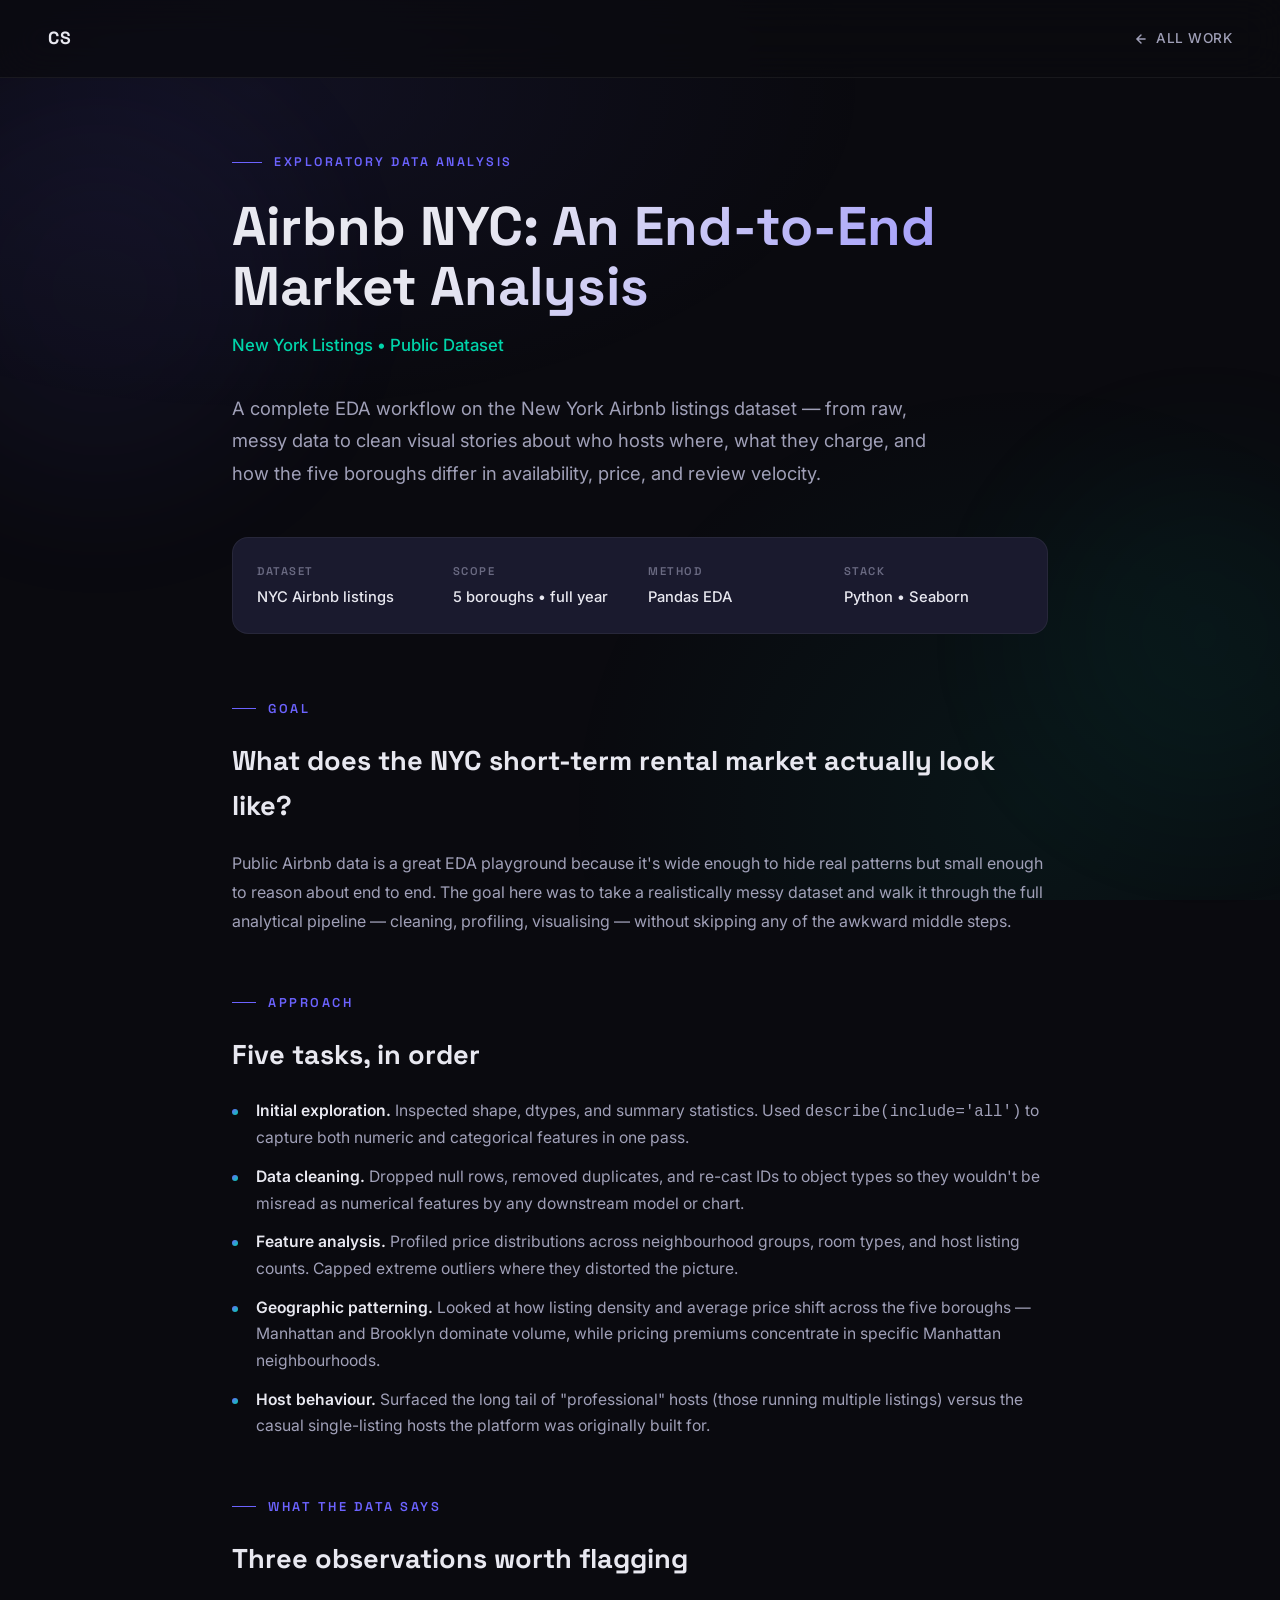
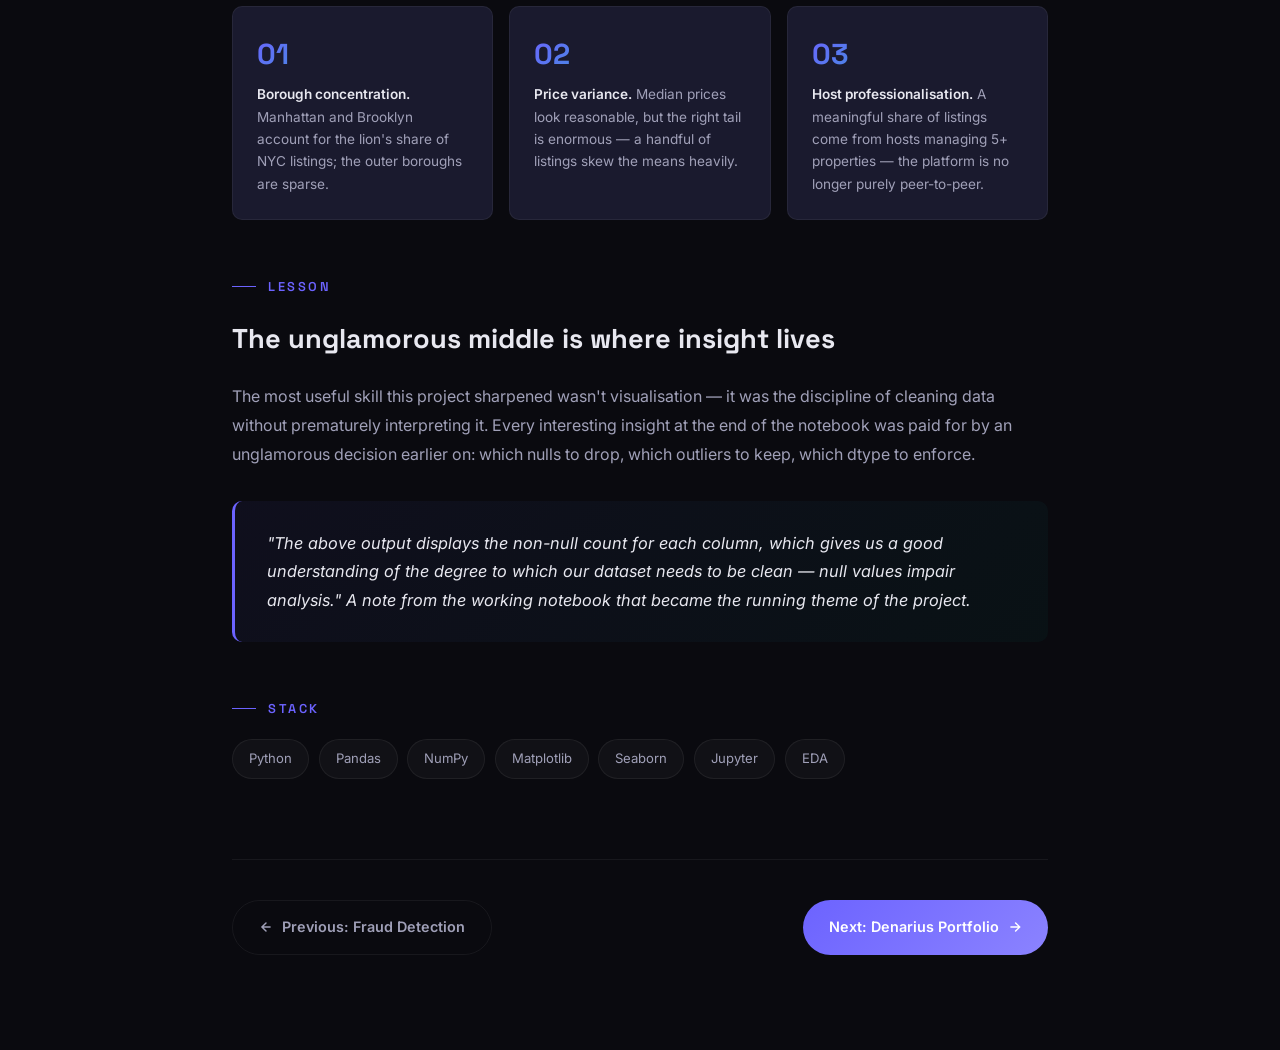
<file: work/airbnb.html>
<!DOCTYPE html>
<html lang="en">
<head>
  <meta charset="UTF-8">
  <meta name="viewport" content="width=device-width, initial-scale=1.0">
  <title>Airbnb NYC Market Analysis | Chaitanya Kumar Soma</title>
  <link href="https://fonts.googleapis.com/css2?family=Inter:wght@400;500;600;700&family=Space+Grotesk:wght@500;600;700&display=swap" rel="stylesheet">
  <link rel="stylesheet" href="style.css">
</head>
<body>
  <div class="orb orb-1"></div>
  <div class="orb orb-2"></div>

  <nav class="topnav">
    <a href="../index.html" class="nav-logo">CS</a>
    <a href="../index.html#portfolio" class="back-link">
      <svg width="14" height="14" viewBox="0 0 24 24" fill="none" stroke="currentColor" stroke-width="2.5" stroke-linecap="round"><path d="M19 12H5M12 19l-7-7 7-7"/></svg>
      All Work
    </a>
  </nav>

  <main class="wrap">
    <div class="proj-tag fade-in">Exploratory Data Analysis</div>
    <h1 class="proj-title fade-in d1">Airbnb NYC: An End-to-End Market Analysis</h1>
    <div class="proj-client fade-in d2">New York Listings &bull; Public Dataset</div>
    <p class="proj-lede fade-in d3">A complete EDA workflow on the New York Airbnb listings dataset &mdash; from raw, messy data to clean visual stories about who hosts where, what they charge, and how the five boroughs differ in availability, price, and review velocity.</p>

    <div class="meta-strip fade-in d4">
      <div class="meta-item"><div class="meta-label">Dataset</div><div class="meta-value">NYC Airbnb listings</div></div>
      <div class="meta-item"><div class="meta-label">Scope</div><div class="meta-value">5 boroughs &bull; full year</div></div>
      <div class="meta-item"><div class="meta-label">Method</div><div class="meta-value">Pandas EDA</div></div>
      <div class="meta-item"><div class="meta-label">Stack</div><div class="meta-value">Python &bull; Seaborn</div></div>
    </div>

    <section class="section">
      <div class="section-heading">Goal</div>
      <h2>What does the NYC short-term rental market actually look like?</h2>
      <p>Public Airbnb data is a great EDA playground because it's wide enough to hide real patterns but small enough to reason about end to end. The goal here was to take a realistically messy dataset and walk it through the full analytical pipeline &mdash; cleaning, profiling, visualising &mdash; without skipping any of the awkward middle steps.</p>
    </section>

    <section class="section">
      <div class="section-heading">Approach</div>
      <h2>Five tasks, in order</h2>
      <ul>
        <li><strong>Initial exploration.</strong> Inspected shape, dtypes, and summary statistics. Used <code>describe(include='all')</code> to capture both numeric and categorical features in one pass.</li>
        <li><strong>Data cleaning.</strong> Dropped null rows, removed duplicates, and re-cast IDs to object types so they wouldn't be misread as numerical features by any downstream model or chart.</li>
        <li><strong>Feature analysis.</strong> Profiled price distributions across neighbourhood groups, room types, and host listing counts. Capped extreme outliers where they distorted the picture.</li>
        <li><strong>Geographic patterning.</strong> Looked at how listing density and average price shift across the five boroughs &mdash; Manhattan and Brooklyn dominate volume, while pricing premiums concentrate in specific Manhattan neighbourhoods.</li>
        <li><strong>Host behaviour.</strong> Surfaced the long tail of "professional" hosts (those running multiple listings) versus the casual single-listing hosts the platform was originally built for.</li>
      </ul>
    </section>

    <section class="section">
      <div class="section-heading">What the Data Says</div>
      <h2>Three observations worth flagging</h2>
      <div class="highlight-grid">
        <div class="highlight-card">
          <div class="highlight-num">01</div>
          <div class="highlight-text"><strong>Borough concentration.</strong> Manhattan and Brooklyn account for the lion's share of NYC listings; the outer boroughs are sparse.</div>
        </div>
        <div class="highlight-card">
          <div class="highlight-num">02</div>
          <div class="highlight-text"><strong>Price variance.</strong> Median prices look reasonable, but the right tail is enormous &mdash; a handful of listings skew the means heavily.</div>
        </div>
        <div class="highlight-card">
          <div class="highlight-num">03</div>
          <div class="highlight-text"><strong>Host professionalisation.</strong> A meaningful share of listings come from hosts managing 5+ properties &mdash; the platform is no longer purely peer-to-peer.</div>
        </div>
      </div>
    </section>

    <section class="section">
      <div class="section-heading">Lesson</div>
      <h2>The unglamorous middle is where insight lives</h2>
      <p>The most useful skill this project sharpened wasn't visualisation &mdash; it was the discipline of cleaning data without prematurely interpreting it. Every interesting insight at the end of the notebook was paid for by an unglamorous decision earlier on: which nulls to drop, which outliers to keep, which dtype to enforce.</p>
      <div class="callout">"The above output displays the non-null count for each column, which gives us a good understanding of the degree to which our dataset needs to be clean &mdash; null values impair analysis." A note from the working notebook that became the running theme of the project.</div>
    </section>

    <section class="section">
      <div class="section-heading">Stack</div>
      <div class="pill-row">
        <span class="pill">Python</span>
        <span class="pill">Pandas</span>
        <span class="pill">NumPy</span>
        <span class="pill">Matplotlib</span>
        <span class="pill">Seaborn</span>
        <span class="pill">Jupyter</span>
        <span class="pill">EDA</span>
      </div>
    </section>

    <nav class="next-nav">
      <a href="fraud.html" class="next-link">
        <svg width="14" height="14" viewBox="0 0 24 24" fill="none" stroke="currentColor" stroke-width="2.5" stroke-linecap="round"><path d="M19 12H5M12 19l-7-7 7-7"/></svg>
        Previous: Fraud Detection
      </a>
      <a href="denarius.html" class="next-link primary">
        Next: Denarius Portfolio
        <svg width="14" height="14" viewBox="0 0 24 24" fill="none" stroke="currentColor" stroke-width="2.5" stroke-linecap="round"><path d="M5 12h14M13 5l7 7-7 7"/></svg>
      </a>
    </nav>
  </main>
</body>
</html>
</file>
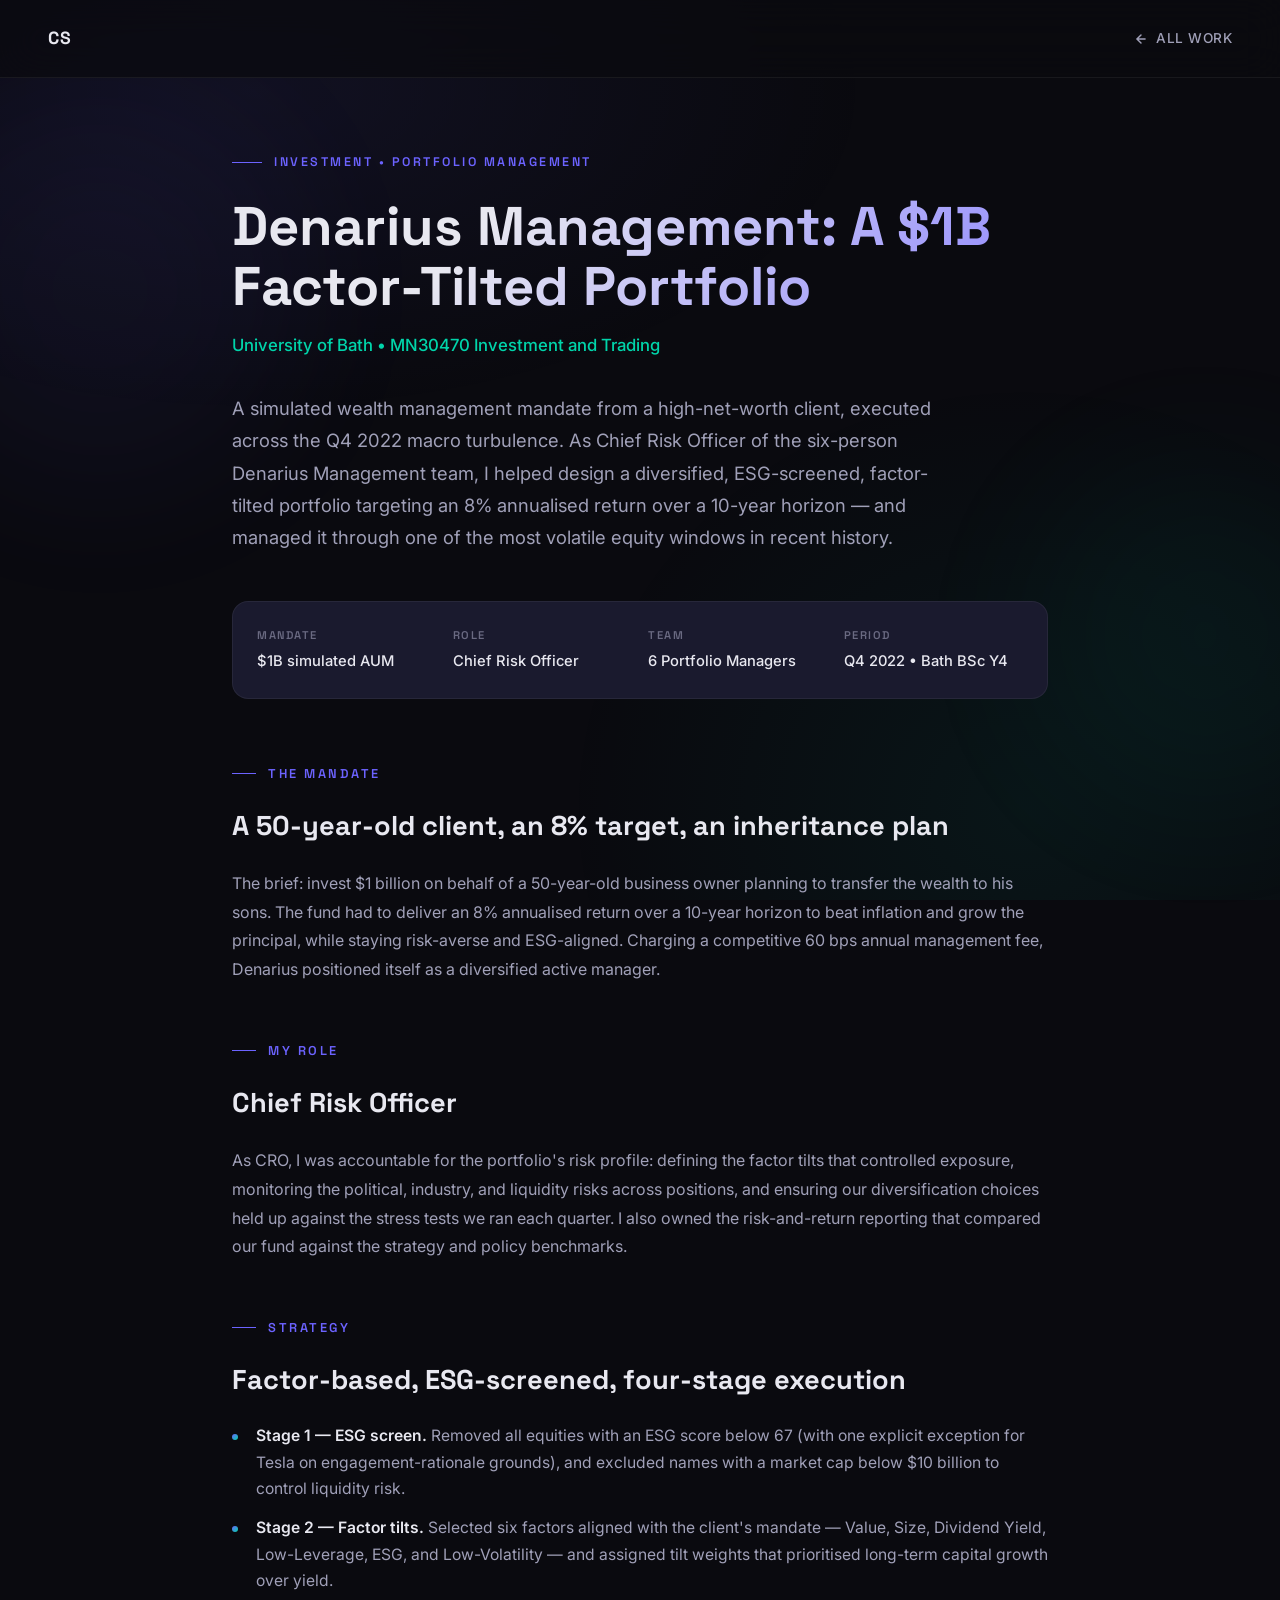
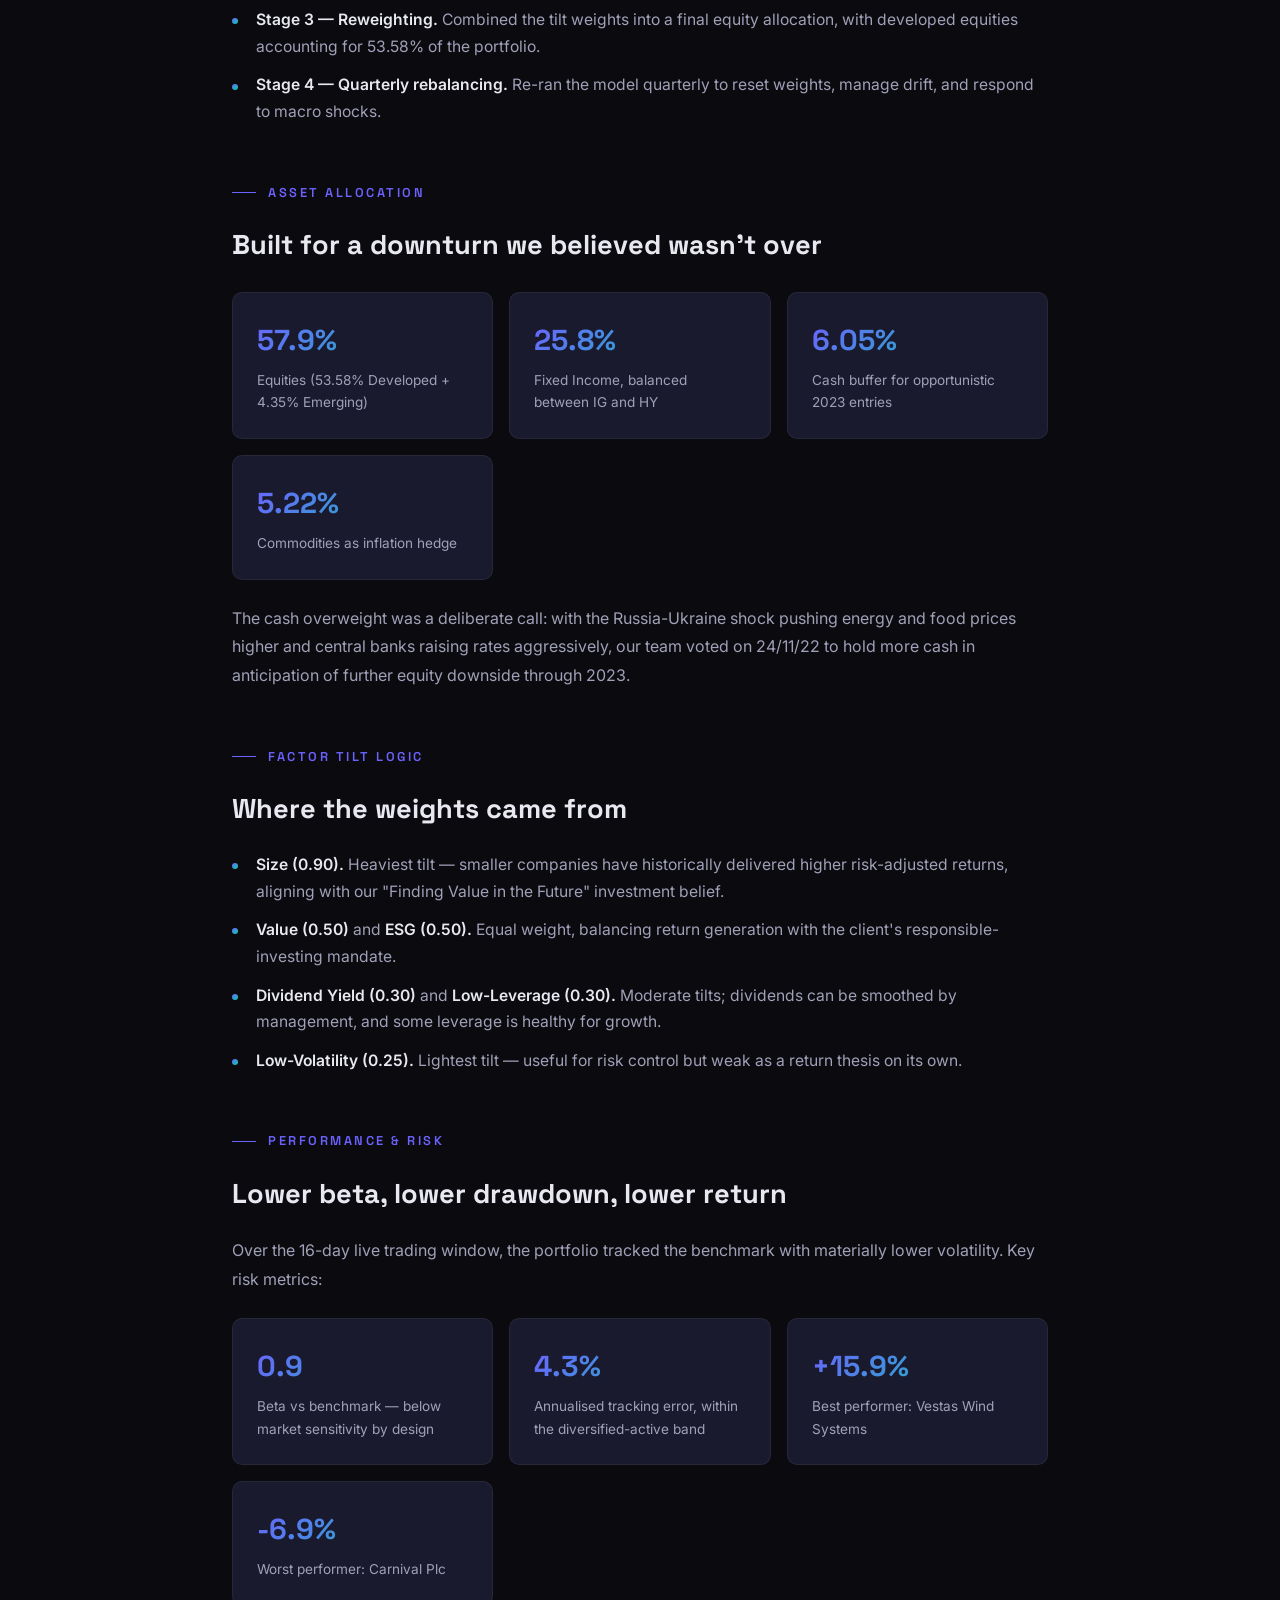
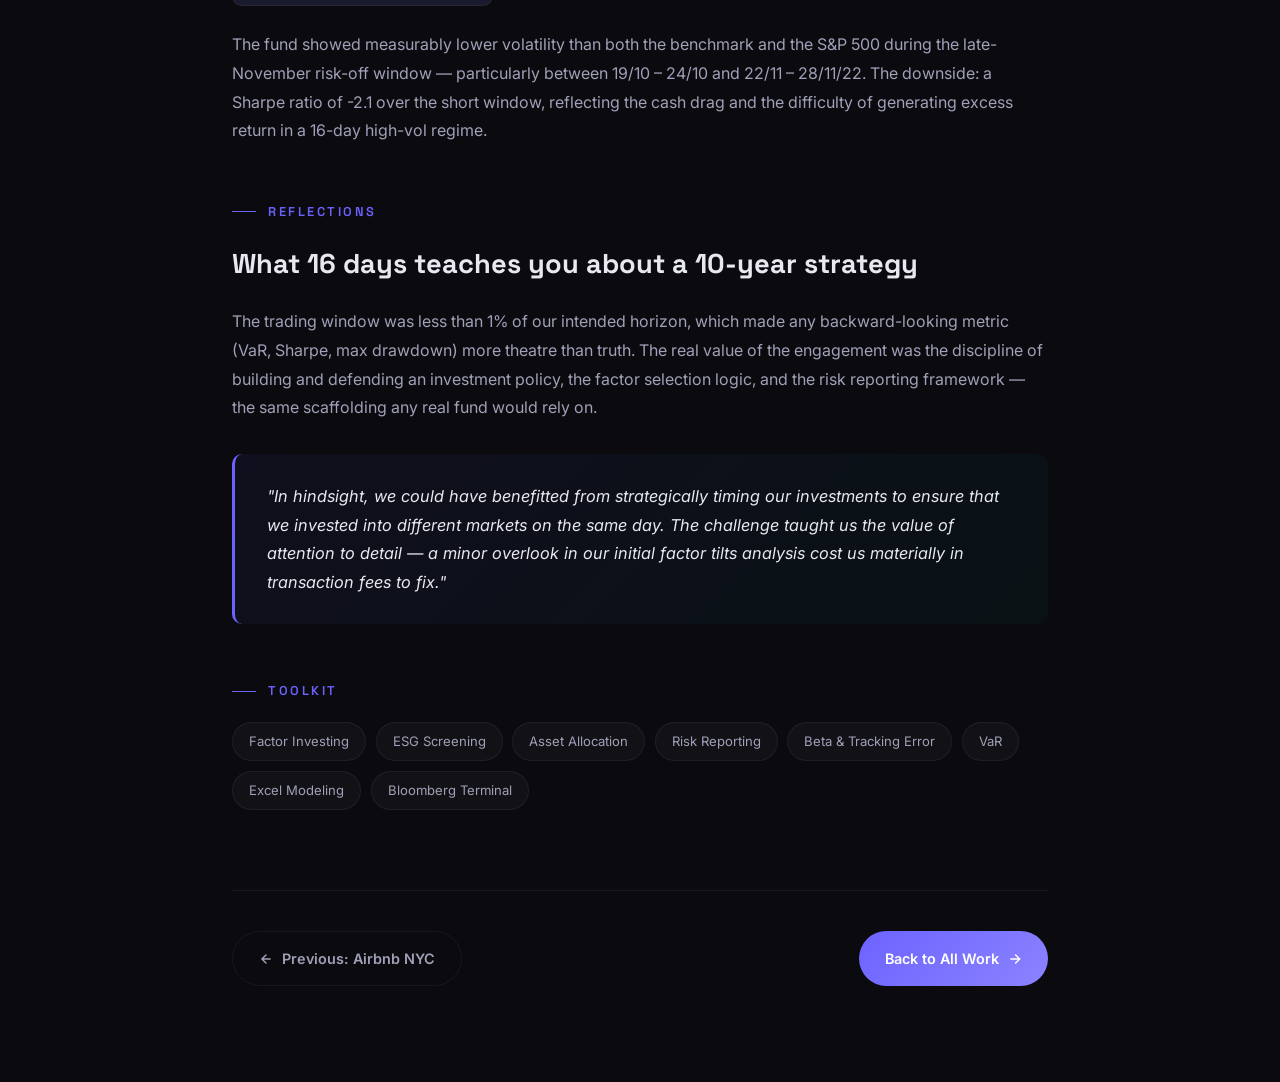
<file: work/denarius.html>
<!DOCTYPE html>
<html lang="en">
<head>
  <meta charset="UTF-8">
  <meta name="viewport" content="width=device-width, initial-scale=1.0">
  <title>Denarius Management &mdash; Factor-Based Portfolio | Chaitanya Kumar Soma</title>
  <link href="https://fonts.googleapis.com/css2?family=Inter:wght@400;500;600;700&family=Space+Grotesk:wght@500;600;700&display=swap" rel="stylesheet">
  <link rel="stylesheet" href="style.css">
</head>
<body>
  <div class="orb orb-1"></div>
  <div class="orb orb-2"></div>

  <nav class="topnav">
    <a href="../index.html" class="nav-logo">CS</a>
    <a href="../index.html#portfolio" class="back-link">
      <svg width="14" height="14" viewBox="0 0 24 24" fill="none" stroke="currentColor" stroke-width="2.5" stroke-linecap="round"><path d="M19 12H5M12 19l-7-7 7-7"/></svg>
      All Work
    </a>
  </nav>

  <main class="wrap">
    <div class="proj-tag fade-in">Investment &bull; Portfolio Management</div>
    <h1 class="proj-title fade-in d1">Denarius Management: A $1B Factor-Tilted Portfolio</h1>
    <div class="proj-client fade-in d2">University of Bath &bull; MN30470 Investment and Trading</div>
    <p class="proj-lede fade-in d3">A simulated wealth management mandate from a high-net-worth client, executed across the Q4 2022 macro turbulence. As Chief Risk Officer of the six-person Denarius Management team, I helped design a diversified, ESG-screened, factor-tilted portfolio targeting an 8% annualised return over a 10-year horizon &mdash; and managed it through one of the most volatile equity windows in recent history.</p>

    <div class="meta-strip fade-in d4">
      <div class="meta-item"><div class="meta-label">Mandate</div><div class="meta-value">$1B simulated AUM</div></div>
      <div class="meta-item"><div class="meta-label">Role</div><div class="meta-value">Chief Risk Officer</div></div>
      <div class="meta-item"><div class="meta-label">Team</div><div class="meta-value">6 Portfolio Managers</div></div>
      <div class="meta-item"><div class="meta-label">Period</div><div class="meta-value">Q4 2022 &bull; Bath BSc Y4</div></div>
    </div>

    <section class="section">
      <div class="section-heading">The Mandate</div>
      <h2>A 50-year-old client, an 8% target, an inheritance plan</h2>
      <p>The brief: invest $1 billion on behalf of a 50-year-old business owner planning to transfer the wealth to his sons. The fund had to deliver an 8% annualised return over a 10-year horizon to beat inflation and grow the principal, while staying risk-averse and ESG-aligned. Charging a competitive 60 bps annual management fee, Denarius positioned itself as a diversified active manager.</p>
    </section>

    <section class="section">
      <div class="section-heading">My Role</div>
      <h2>Chief Risk Officer</h2>
      <p>As CRO, I was accountable for the portfolio's risk profile: defining the factor tilts that controlled exposure, monitoring the political, industry, and liquidity risks across positions, and ensuring our diversification choices held up against the stress tests we ran each quarter. I also owned the risk-and-return reporting that compared our fund against the strategy and policy benchmarks.</p>
    </section>

    <section class="section">
      <div class="section-heading">Strategy</div>
      <h2>Factor-based, ESG-screened, four-stage execution</h2>
      <ul>
        <li><strong>Stage 1 &mdash; ESG screen.</strong> Removed all equities with an ESG score below 67 (with one explicit exception for Tesla on engagement-rationale grounds), and excluded names with a market cap below $10 billion to control liquidity risk.</li>
        <li><strong>Stage 2 &mdash; Factor tilts.</strong> Selected six factors aligned with the client's mandate &mdash; Value, Size, Dividend Yield, Low-Leverage, ESG, and Low-Volatility &mdash; and assigned tilt weights that prioritised long-term capital growth over yield.</li>
        <li><strong>Stage 3 &mdash; Reweighting.</strong> Combined the tilt weights into a final equity allocation, with developed equities accounting for 53.58% of the portfolio.</li>
        <li><strong>Stage 4 &mdash; Quarterly rebalancing.</strong> Re-ran the model quarterly to reset weights, manage drift, and respond to macro shocks.</li>
      </ul>
    </section>

    <section class="section">
      <div class="section-heading">Asset Allocation</div>
      <h2>Built for a downturn we believed wasn't over</h2>
      <div class="highlight-grid">
        <div class="highlight-card">
          <div class="highlight-num">57.9%</div>
          <div class="highlight-text">Equities (53.58% Developed + 4.35% Emerging)</div>
        </div>
        <div class="highlight-card">
          <div class="highlight-num">25.8%</div>
          <div class="highlight-text">Fixed Income, balanced between IG and HY</div>
        </div>
        <div class="highlight-card">
          <div class="highlight-num">6.05%</div>
          <div class="highlight-text">Cash buffer for opportunistic 2023 entries</div>
        </div>
        <div class="highlight-card">
          <div class="highlight-num">5.22%</div>
          <div class="highlight-text">Commodities as inflation hedge</div>
        </div>
      </div>
      <p>The cash overweight was a deliberate call: with the Russia-Ukraine shock pushing energy and food prices higher and central banks raising rates aggressively, our team voted on 24/11/22 to hold more cash in anticipation of further equity downside through 2023.</p>
    </section>

    <section class="section">
      <div class="section-heading">Factor Tilt Logic</div>
      <h2>Where the weights came from</h2>
      <ul>
        <li><strong>Size (0.90).</strong> Heaviest tilt &mdash; smaller companies have historically delivered higher risk-adjusted returns, aligning with our "Finding Value in the Future" investment belief.</li>
        <li><strong>Value (0.50)</strong> and <strong>ESG (0.50).</strong> Equal weight, balancing return generation with the client's responsible-investing mandate.</li>
        <li><strong>Dividend Yield (0.30)</strong> and <strong>Low-Leverage (0.30).</strong> Moderate tilts; dividends can be smoothed by management, and some leverage is healthy for growth.</li>
        <li><strong>Low-Volatility (0.25).</strong> Lightest tilt &mdash; useful for risk control but weak as a return thesis on its own.</li>
      </ul>
    </section>

    <section class="section">
      <div class="section-heading">Performance &amp; Risk</div>
      <h2>Lower beta, lower drawdown, lower return</h2>
      <p>Over the 16-day live trading window, the portfolio tracked the benchmark with materially lower volatility. Key risk metrics:</p>
      <div class="highlight-grid">
        <div class="highlight-card">
          <div class="highlight-num">0.9</div>
          <div class="highlight-text">Beta vs benchmark &mdash; below market sensitivity by design</div>
        </div>
        <div class="highlight-card">
          <div class="highlight-num">4.3%</div>
          <div class="highlight-text">Annualised tracking error, within the diversified-active band</div>
        </div>
        <div class="highlight-card">
          <div class="highlight-num">+15.9%</div>
          <div class="highlight-text">Best performer: Vestas Wind Systems</div>
        </div>
        <div class="highlight-card">
          <div class="highlight-num">-6.9%</div>
          <div class="highlight-text">Worst performer: Carnival Plc</div>
        </div>
      </div>
      <p>The fund showed measurably lower volatility than both the benchmark and the S&amp;P 500 during the late-November risk-off window &mdash; particularly between 19/10 &ndash; 24/10 and 22/11 &ndash; 28/11/22. The downside: a Sharpe ratio of -2.1 over the short window, reflecting the cash drag and the difficulty of generating excess return in a 16-day high-vol regime.</p>
    </section>

    <section class="section">
      <div class="section-heading">Reflections</div>
      <h2>What 16 days teaches you about a 10-year strategy</h2>
      <p>The trading window was less than 1% of our intended horizon, which made any backward-looking metric (VaR, Sharpe, max drawdown) more theatre than truth. The real value of the engagement was the discipline of building and defending an investment policy, the factor selection logic, and the risk reporting framework &mdash; the same scaffolding any real fund would rely on.</p>
      <div class="callout">"In hindsight, we could have benefitted from strategically timing our investments to ensure that we invested into different markets on the same day. The challenge taught us the value of attention to detail &mdash; a minor overlook in our initial factor tilts analysis cost us materially in transaction fees to fix."</div>
    </section>

    <section class="section">
      <div class="section-heading">Toolkit</div>
      <div class="pill-row">
        <span class="pill">Factor Investing</span>
        <span class="pill">ESG Screening</span>
        <span class="pill">Asset Allocation</span>
        <span class="pill">Risk Reporting</span>
        <span class="pill">Beta &amp; Tracking Error</span>
        <span class="pill">VaR</span>
        <span class="pill">Excel Modeling</span>
        <span class="pill">Bloomberg Terminal</span>
      </div>
    </section>

    <nav class="next-nav">
      <a href="airbnb.html" class="next-link">
        <svg width="14" height="14" viewBox="0 0 24 24" fill="none" stroke="currentColor" stroke-width="2.5" stroke-linecap="round"><path d="M19 12H5M12 19l-7-7 7-7"/></svg>
        Previous: Airbnb NYC
      </a>
      <a href="../index.html#portfolio" class="next-link primary">
        Back to All Work
        <svg width="14" height="14" viewBox="0 0 24 24" fill="none" stroke="currentColor" stroke-width="2.5" stroke-linecap="round"><path d="M5 12h14M13 5l7 7-7 7"/></svg>
      </a>
    </nav>
  </main>
</body>
</html>
</file>
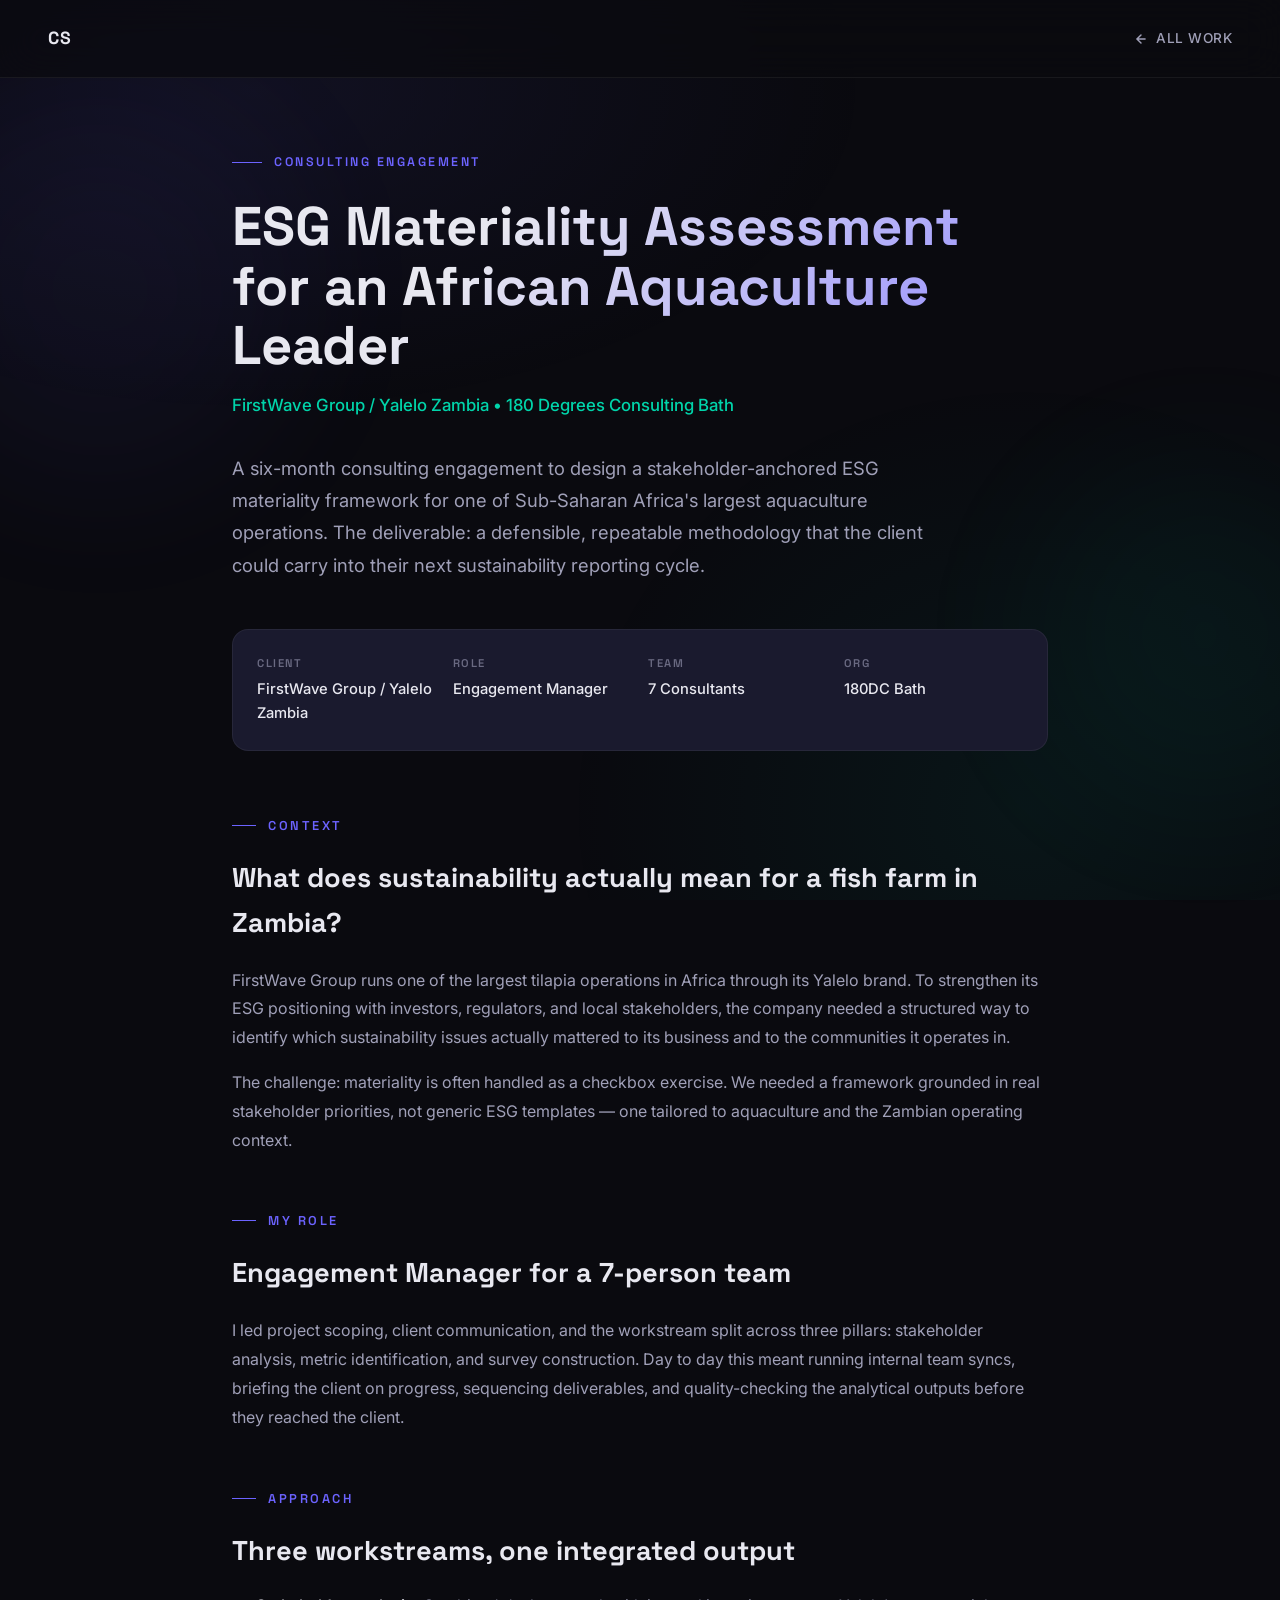
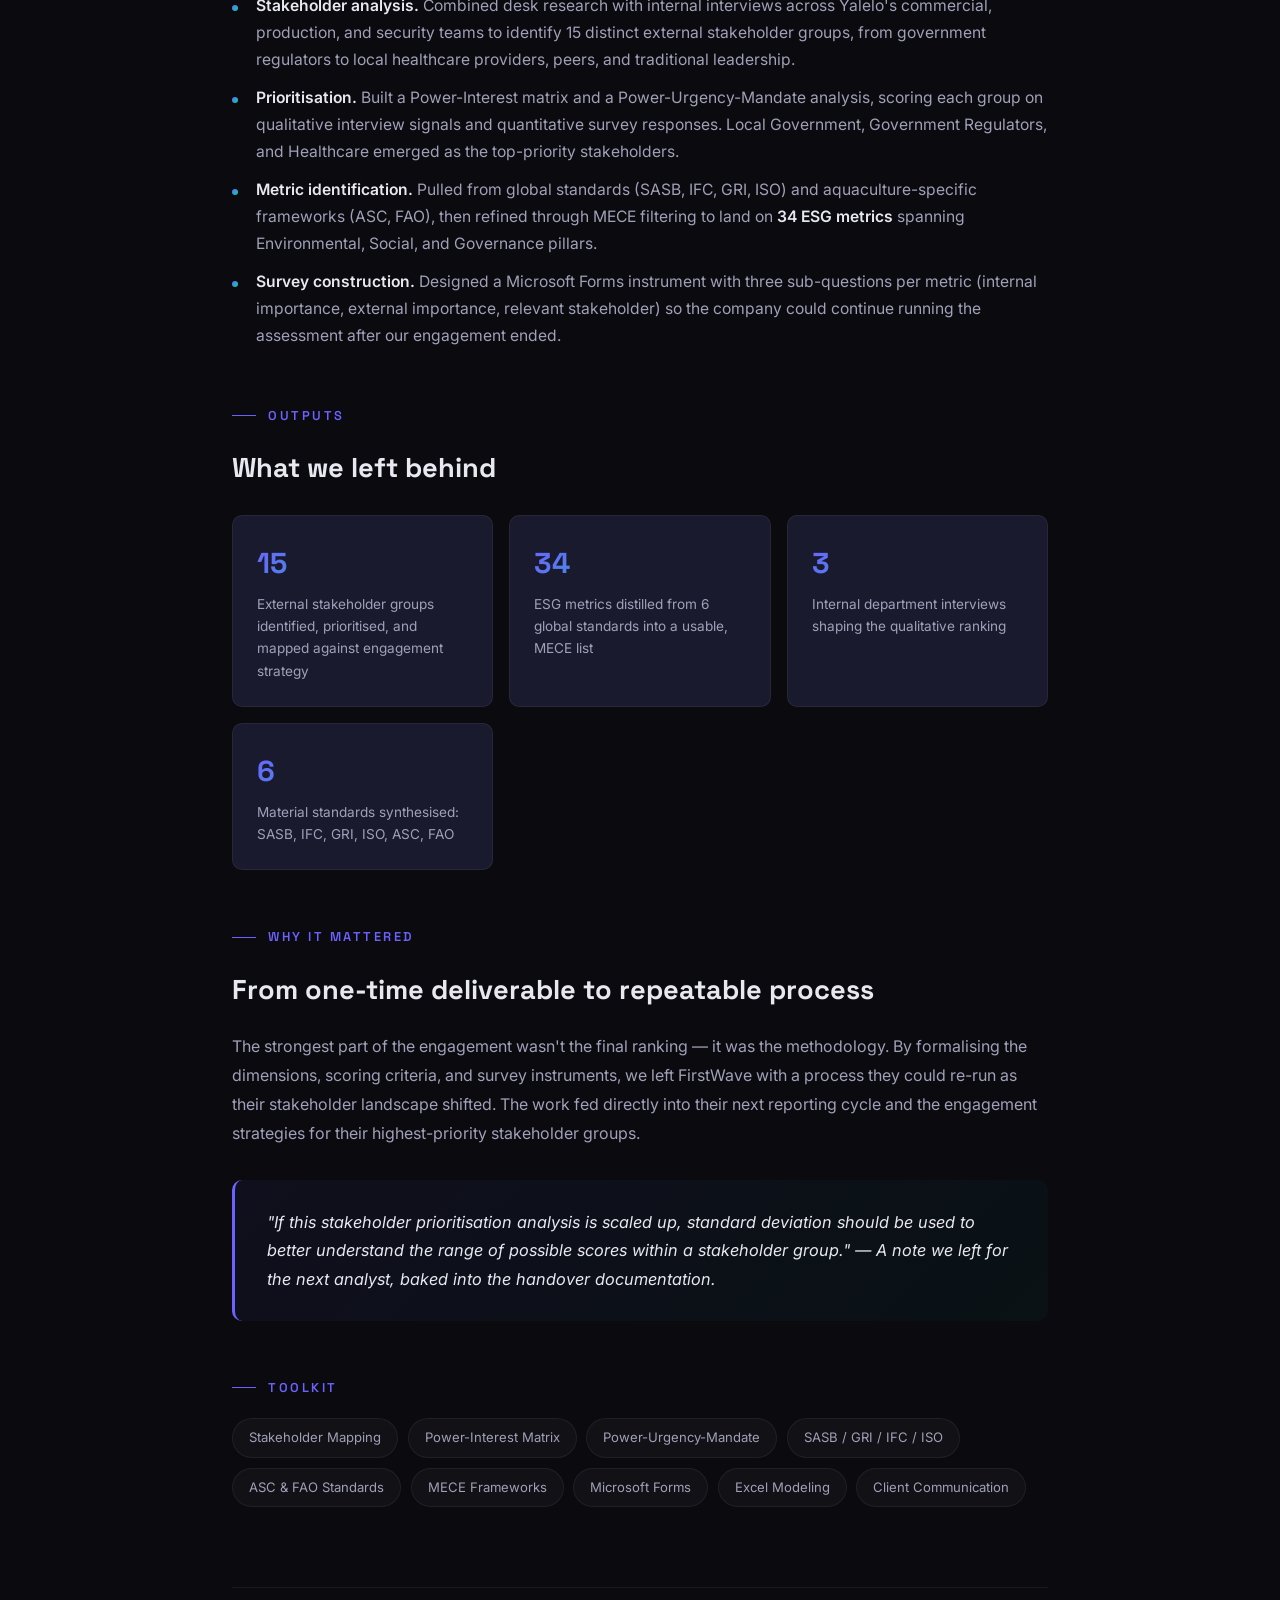
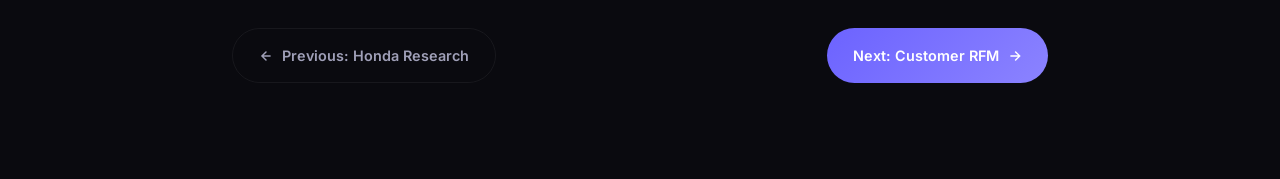
<file: work/esg.html>
<!DOCTYPE html>
<html lang="en">
<head>
  <meta charset="UTF-8">
  <meta name="viewport" content="width=device-width, initial-scale=1.0">
  <title>ESG Materiality Assessment &mdash; FirstWave Group | Chaitanya Kumar Soma</title>
  <link href="https://fonts.googleapis.com/css2?family=Inter:wght@400;500;600;700&family=Space+Grotesk:wght@500;600;700&display=swap" rel="stylesheet">
  <link rel="stylesheet" href="style.css">
</head>
<body>
  <div class="orb orb-1"></div>
  <div class="orb orb-2"></div>

  <nav class="topnav">
    <a href="../index.html" class="nav-logo">CS</a>
    <a href="../index.html#portfolio" class="back-link">
      <svg width="14" height="14" viewBox="0 0 24 24" fill="none" stroke="currentColor" stroke-width="2.5" stroke-linecap="round"><path d="M19 12H5M12 19l-7-7 7-7"/></svg>
      All Work
    </a>
  </nav>

  <main class="wrap">
    <div class="proj-tag fade-in">Consulting Engagement</div>
    <h1 class="proj-title fade-in d1">ESG Materiality Assessment for an African Aquaculture Leader</h1>
    <div class="proj-client fade-in d2">FirstWave Group / Yalelo Zambia &bull; 180 Degrees Consulting Bath</div>
    <p class="proj-lede fade-in d3">A six-month consulting engagement to design a stakeholder-anchored ESG materiality framework for one of Sub-Saharan Africa's largest aquaculture operations. The deliverable: a defensible, repeatable methodology that the client could carry into their next sustainability reporting cycle.</p>

    <div class="meta-strip fade-in d4">
      <div class="meta-item"><div class="meta-label">Client</div><div class="meta-value">FirstWave Group / Yalelo Zambia</div></div>
      <div class="meta-item"><div class="meta-label">Role</div><div class="meta-value">Engagement Manager</div></div>
      <div class="meta-item"><div class="meta-label">Team</div><div class="meta-value">7 Consultants</div></div>
      <div class="meta-item"><div class="meta-label">Org</div><div class="meta-value">180DC Bath</div></div>
    </div>

    <section class="section">
      <div class="section-heading">Context</div>
      <h2>What does sustainability actually mean for a fish farm in Zambia?</h2>
      <p>FirstWave Group runs one of the largest tilapia operations in Africa through its Yalelo brand. To strengthen its ESG positioning with investors, regulators, and local stakeholders, the company needed a structured way to identify which sustainability issues actually mattered to its business and to the communities it operates in.</p>
      <p>The challenge: materiality is often handled as a checkbox exercise. We needed a framework grounded in real stakeholder priorities, not generic ESG templates &mdash; one tailored to aquaculture and the Zambian operating context.</p>
    </section>

    <section class="section">
      <div class="section-heading">My Role</div>
      <h2>Engagement Manager for a 7-person team</h2>
      <p>I led project scoping, client communication, and the workstream split across three pillars: stakeholder analysis, metric identification, and survey construction. Day to day this meant running internal team syncs, briefing the client on progress, sequencing deliverables, and quality-checking the analytical outputs before they reached the client.</p>
    </section>

    <section class="section">
      <div class="section-heading">Approach</div>
      <h2>Three workstreams, one integrated output</h2>
      <ul>
        <li><strong>Stakeholder analysis.</strong> Combined desk research with internal interviews across Yalelo's commercial, production, and security teams to identify 15 distinct external stakeholder groups, from government regulators to local healthcare providers, peers, and traditional leadership.</li>
        <li><strong>Prioritisation.</strong> Built a Power-Interest matrix and a Power-Urgency-Mandate analysis, scoring each group on qualitative interview signals and quantitative survey responses. Local Government, Government Regulators, and Healthcare emerged as the top-priority stakeholders.</li>
        <li><strong>Metric identification.</strong> Pulled from global standards (SASB, IFC, GRI, ISO) and aquaculture-specific frameworks (ASC, FAO), then refined through MECE filtering to land on <strong>34 ESG metrics</strong> spanning Environmental, Social, and Governance pillars.</li>
        <li><strong>Survey construction.</strong> Designed a Microsoft Forms instrument with three sub-questions per metric (internal importance, external importance, relevant stakeholder) so the company could continue running the assessment after our engagement ended.</li>
      </ul>
    </section>

    <section class="section">
      <div class="section-heading">Outputs</div>
      <h2>What we left behind</h2>
      <div class="highlight-grid">
        <div class="highlight-card">
          <div class="highlight-num">15</div>
          <div class="highlight-text">External stakeholder groups identified, prioritised, and mapped against engagement strategy</div>
        </div>
        <div class="highlight-card">
          <div class="highlight-num">34</div>
          <div class="highlight-text">ESG metrics distilled from 6 global standards into a usable, MECE list</div>
        </div>
        <div class="highlight-card">
          <div class="highlight-num">3</div>
          <div class="highlight-text">Internal department interviews shaping the qualitative ranking</div>
        </div>
        <div class="highlight-card">
          <div class="highlight-num">6</div>
          <div class="highlight-text">Material standards synthesised: SASB, IFC, GRI, ISO, ASC, FAO</div>
        </div>
      </div>
    </section>

    <section class="section">
      <div class="section-heading">Why It Mattered</div>
      <h2>From one-time deliverable to repeatable process</h2>
      <p>The strongest part of the engagement wasn't the final ranking &mdash; it was the methodology. By formalising the dimensions, scoring criteria, and survey instruments, we left FirstWave with a process they could re-run as their stakeholder landscape shifted. The work fed directly into their next reporting cycle and the engagement strategies for their highest-priority stakeholder groups.</p>
      <div class="callout">"If this stakeholder prioritisation analysis is scaled up, standard deviation should be used to better understand the range of possible scores within a stakeholder group." &mdash; A note we left for the next analyst, baked into the handover documentation.</div>
    </section>

    <section class="section">
      <div class="section-heading">Toolkit</div>
      <div class="pill-row">
        <span class="pill">Stakeholder Mapping</span>
        <span class="pill">Power-Interest Matrix</span>
        <span class="pill">Power-Urgency-Mandate</span>
        <span class="pill">SASB / GRI / IFC / ISO</span>
        <span class="pill">ASC &amp; FAO Standards</span>
        <span class="pill">MECE Frameworks</span>
        <span class="pill">Microsoft Forms</span>
        <span class="pill">Excel Modeling</span>
        <span class="pill">Client Communication</span>
      </div>
    </section>

    <nav class="next-nav">
      <a href="honda.html" class="next-link">
        <svg width="14" height="14" viewBox="0 0 24 24" fill="none" stroke="currentColor" stroke-width="2.5" stroke-linecap="round"><path d="M19 12H5M12 19l-7-7 7-7"/></svg>
        Previous: Honda Research
      </a>
      <a href="rfm.html" class="next-link primary">
        Next: Customer RFM
        <svg width="14" height="14" viewBox="0 0 24 24" fill="none" stroke="currentColor" stroke-width="2.5" stroke-linecap="round"><path d="M5 12h14M13 5l7 7-7 7"/></svg>
      </a>
    </nav>
  </main>
</body>
</html>
</file>
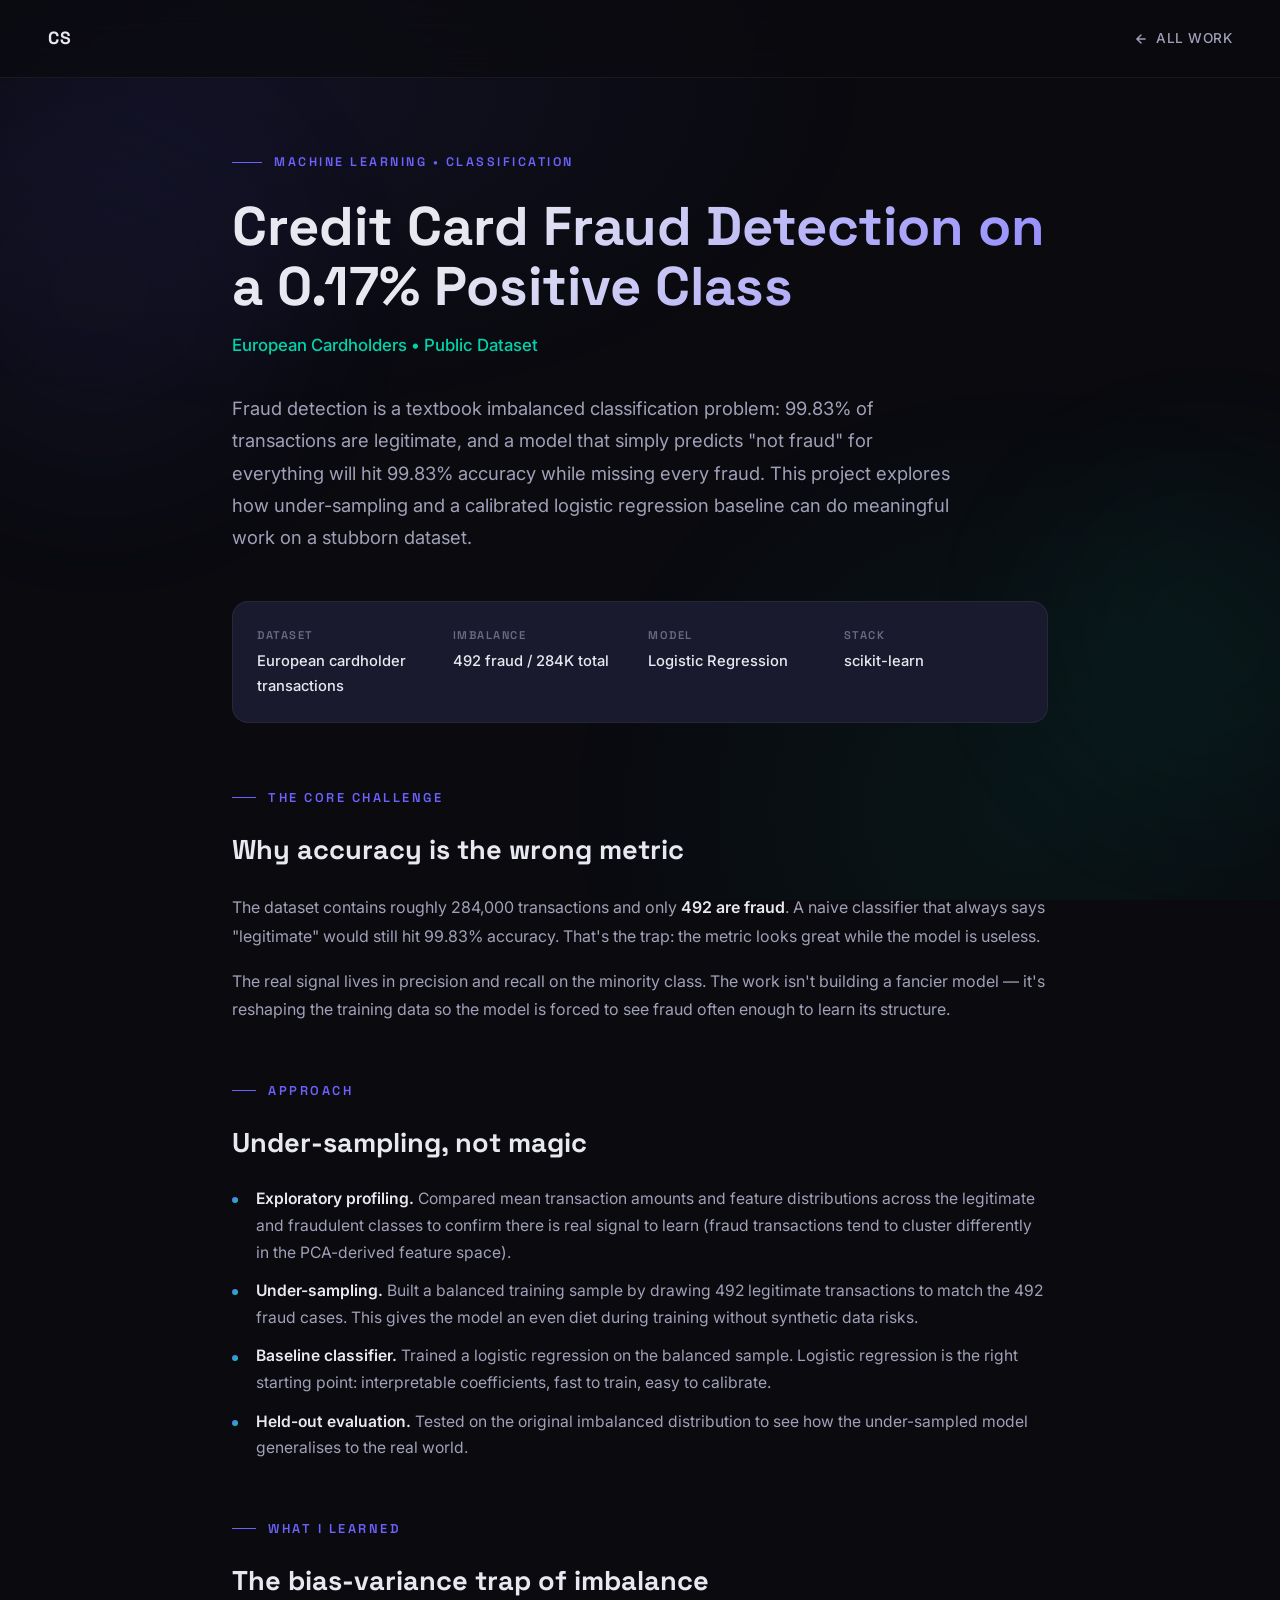
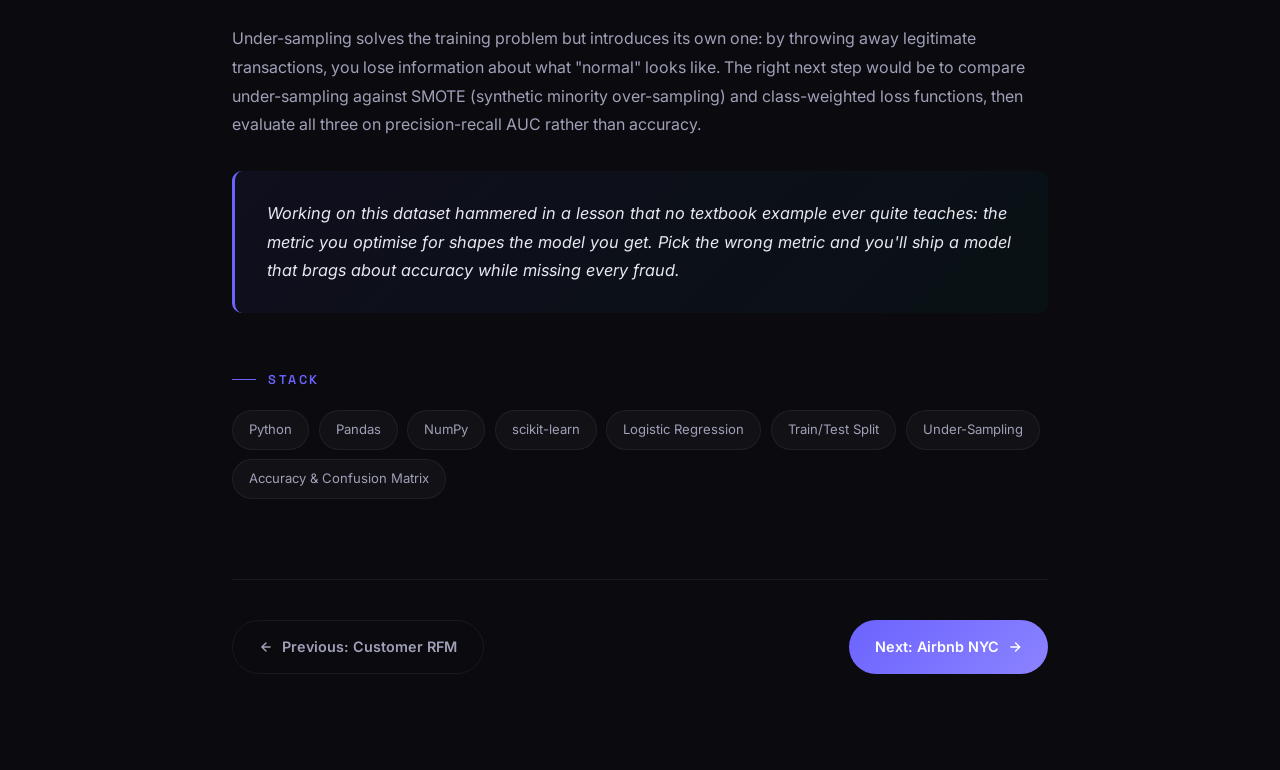
<file: work/fraud.html>
<!DOCTYPE html>
<html lang="en">
<head>
  <meta charset="UTF-8">
  <meta name="viewport" content="width=device-width, initial-scale=1.0">
  <title>Credit Card Fraud Detection &mdash; Logistic Regression | Chaitanya Kumar Soma</title>
  <link href="https://fonts.googleapis.com/css2?family=Inter:wght@400;500;600;700&family=Space+Grotesk:wght@500;600;700&display=swap" rel="stylesheet">
  <link rel="stylesheet" href="style.css">
</head>
<body>
  <div class="orb orb-1"></div>
  <div class="orb orb-2"></div>

  <nav class="topnav">
    <a href="../index.html" class="nav-logo">CS</a>
    <a href="../index.html#portfolio" class="back-link">
      <svg width="14" height="14" viewBox="0 0 24 24" fill="none" stroke="currentColor" stroke-width="2.5" stroke-linecap="round"><path d="M19 12H5M12 19l-7-7 7-7"/></svg>
      All Work
    </a>
  </nav>

  <main class="wrap">
    <div class="proj-tag fade-in">Machine Learning &bull; Classification</div>
    <h1 class="proj-title fade-in d1">Credit Card Fraud Detection on a 0.17% Positive Class</h1>
    <div class="proj-client fade-in d2">European Cardholders &bull; Public Dataset</div>
    <p class="proj-lede fade-in d3">Fraud detection is a textbook imbalanced classification problem: 99.83% of transactions are legitimate, and a model that simply predicts "not fraud" for everything will hit 99.83% accuracy while missing every fraud. This project explores how under-sampling and a calibrated logistic regression baseline can do meaningful work on a stubborn dataset.</p>

    <div class="meta-strip fade-in d4">
      <div class="meta-item"><div class="meta-label">Dataset</div><div class="meta-value">European cardholder transactions</div></div>
      <div class="meta-item"><div class="meta-label">Imbalance</div><div class="meta-value">492 fraud / 284K total</div></div>
      <div class="meta-item"><div class="meta-label">Model</div><div class="meta-value">Logistic Regression</div></div>
      <div class="meta-item"><div class="meta-label">Stack</div><div class="meta-value">scikit-learn</div></div>
    </div>

    <section class="section">
      <div class="section-heading">The Core Challenge</div>
      <h2>Why accuracy is the wrong metric</h2>
      <p>The dataset contains roughly 284,000 transactions and only <strong>492 are fraud</strong>. A naive classifier that always says "legitimate" would still hit 99.83% accuracy. That's the trap: the metric looks great while the model is useless.</p>
      <p>The real signal lives in precision and recall on the minority class. The work isn't building a fancier model &mdash; it's reshaping the training data so the model is forced to see fraud often enough to learn its structure.</p>
    </section>

    <section class="section">
      <div class="section-heading">Approach</div>
      <h2>Under-sampling, not magic</h2>
      <ul>
        <li><strong>Exploratory profiling.</strong> Compared mean transaction amounts and feature distributions across the legitimate and fraudulent classes to confirm there is real signal to learn (fraud transactions tend to cluster differently in the PCA-derived feature space).</li>
        <li><strong>Under-sampling.</strong> Built a balanced training sample by drawing 492 legitimate transactions to match the 492 fraud cases. This gives the model an even diet during training without synthetic data risks.</li>
        <li><strong>Baseline classifier.</strong> Trained a logistic regression on the balanced sample. Logistic regression is the right starting point: interpretable coefficients, fast to train, easy to calibrate.</li>
        <li><strong>Held-out evaluation.</strong> Tested on the original imbalanced distribution to see how the under-sampled model generalises to the real world.</li>
      </ul>
    </section>

    <section class="section">
      <div class="section-heading">What I Learned</div>
      <h2>The bias-variance trap of imbalance</h2>
      <p>Under-sampling solves the training problem but introduces its own one: by throwing away legitimate transactions, you lose information about what "normal" looks like. The right next step would be to compare under-sampling against SMOTE (synthetic minority over-sampling) and class-weighted loss functions, then evaluate all three on precision-recall AUC rather than accuracy.</p>
      <div class="callout">Working on this dataset hammered in a lesson that no textbook example ever quite teaches: the metric you optimise for shapes the model you get. Pick the wrong metric and you'll ship a model that brags about accuracy while missing every fraud.</div>
    </section>

    <section class="section">
      <div class="section-heading">Stack</div>
      <div class="pill-row">
        <span class="pill">Python</span>
        <span class="pill">Pandas</span>
        <span class="pill">NumPy</span>
        <span class="pill">scikit-learn</span>
        <span class="pill">Logistic Regression</span>
        <span class="pill">Train/Test Split</span>
        <span class="pill">Under-Sampling</span>
        <span class="pill">Accuracy &amp; Confusion Matrix</span>
      </div>
    </section>

    <nav class="next-nav">
      <a href="rfm.html" class="next-link">
        <svg width="14" height="14" viewBox="0 0 24 24" fill="none" stroke="currentColor" stroke-width="2.5" stroke-linecap="round"><path d="M19 12H5M12 19l-7-7 7-7"/></svg>
        Previous: Customer RFM
      </a>
      <a href="airbnb.html" class="next-link primary">
        Next: Airbnb NYC
        <svg width="14" height="14" viewBox="0 0 24 24" fill="none" stroke="currentColor" stroke-width="2.5" stroke-linecap="round"><path d="M5 12h14M13 5l7 7-7 7"/></svg>
      </a>
    </nav>
  </main>
</body>
</html>
</file>
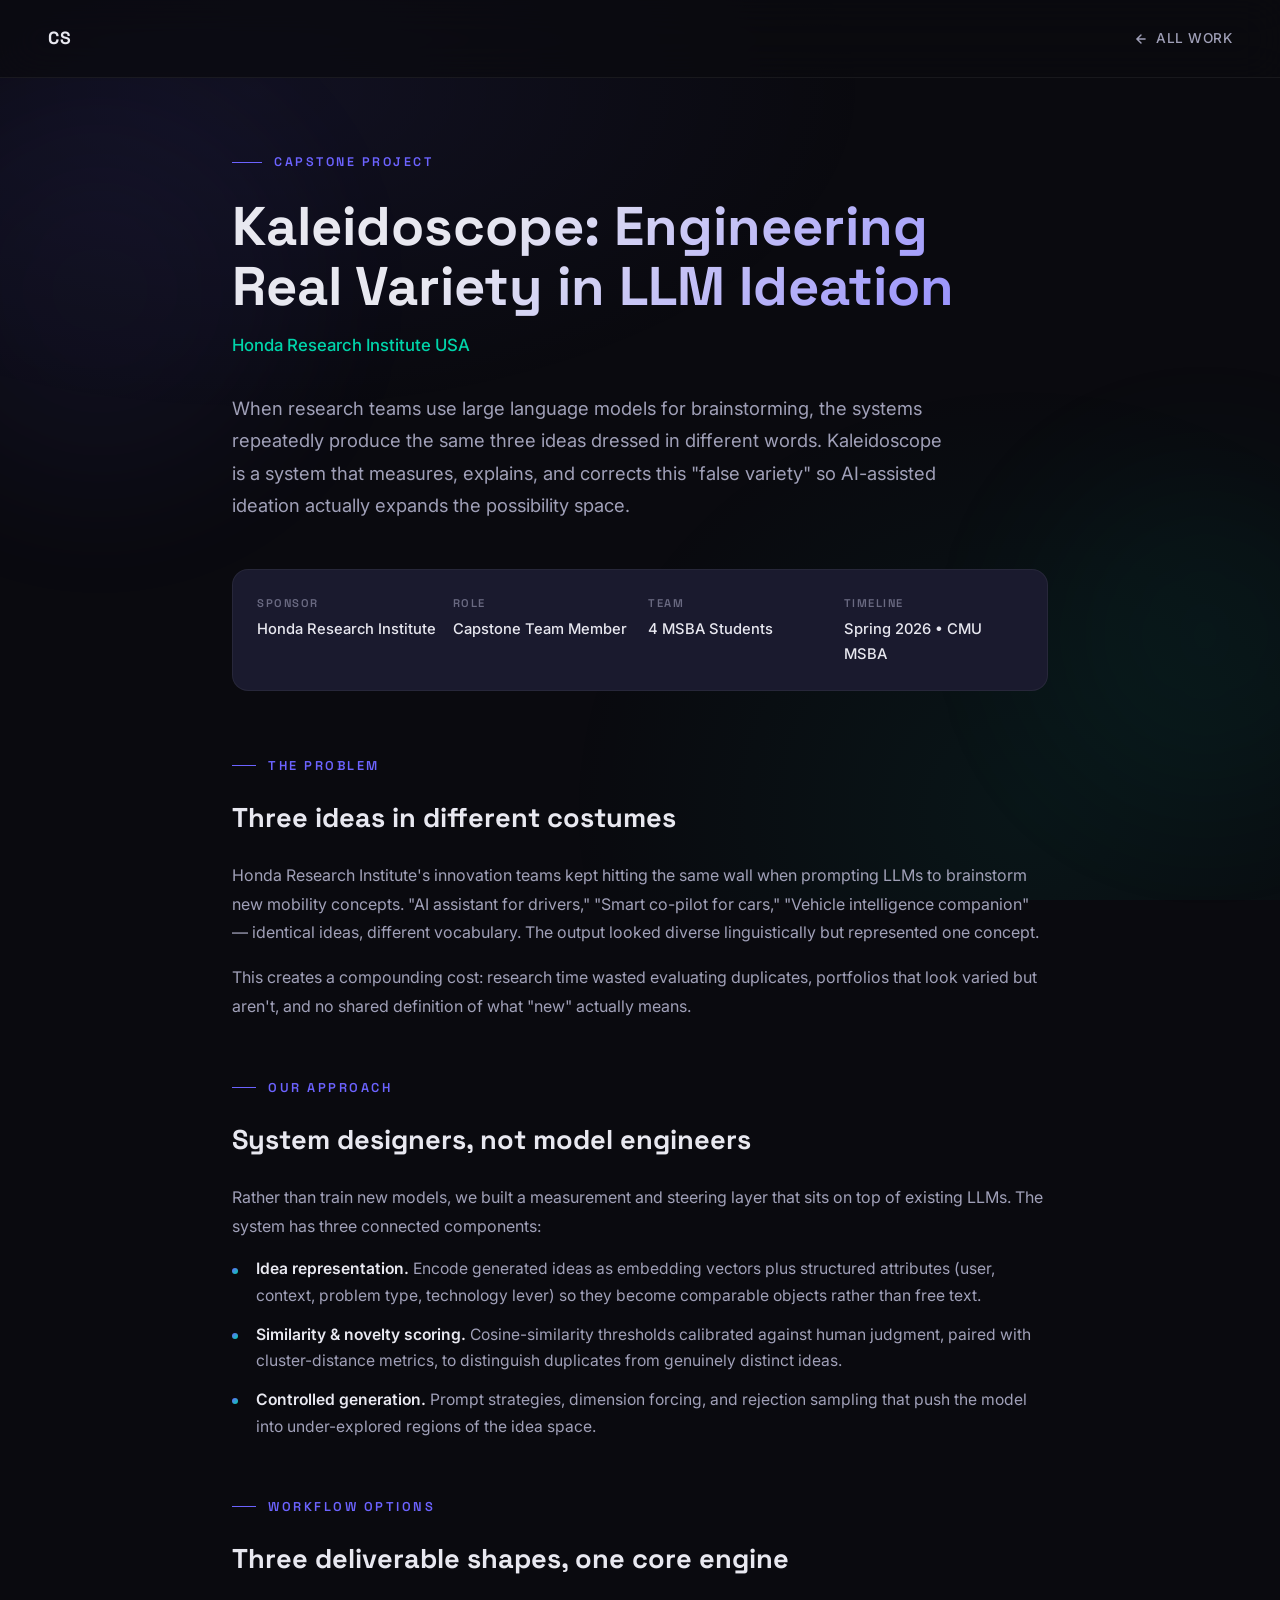
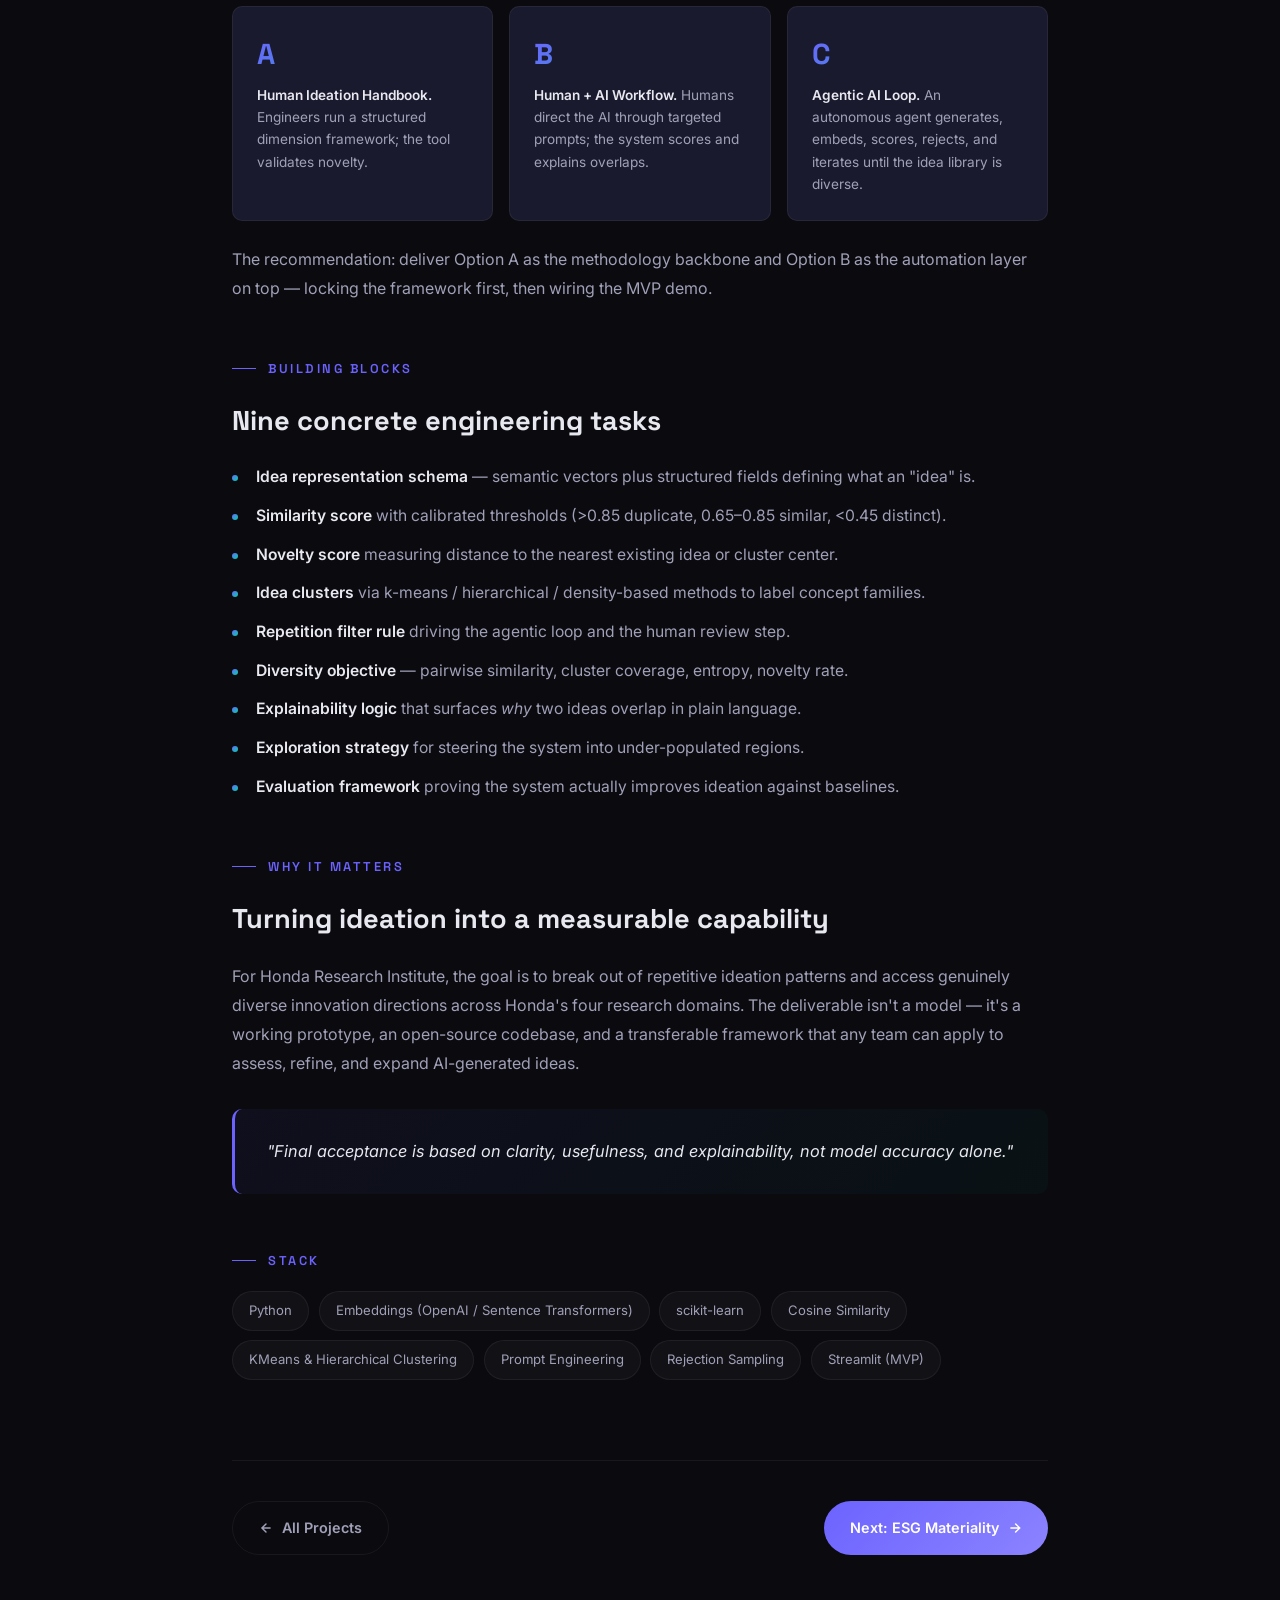
<file: work/honda.html>
<!DOCTYPE html>
<html lang="en">
<head>
  <meta charset="UTF-8">
  <meta name="viewport" content="width=device-width, initial-scale=1.0">
  <title>Kaleidoscope &mdash; Honda Research Institute | Chaitanya Kumar Soma</title>
  <link href="https://fonts.googleapis.com/css2?family=Inter:wght@400;500;600;700&family=Space+Grotesk:wght@500;600;700&display=swap" rel="stylesheet">
  <link rel="stylesheet" href="style.css">
</head>
<body>
  <div class="orb orb-1"></div>
  <div class="orb orb-2"></div>

  <nav class="topnav">
    <a href="../index.html" class="nav-logo">CS</a>
    <a href="../index.html#portfolio" class="back-link">
      <svg width="14" height="14" viewBox="0 0 24 24" fill="none" stroke="currentColor" stroke-width="2.5" stroke-linecap="round"><path d="M19 12H5M12 19l-7-7 7-7"/></svg>
      All Work
    </a>
  </nav>

  <main class="wrap">
    <div class="proj-tag fade-in">Capstone Project</div>
    <h1 class="proj-title fade-in d1">Kaleidoscope: Engineering Real Variety in LLM Ideation</h1>
    <div class="proj-client fade-in d2">Honda Research Institute USA</div>
    <p class="proj-lede fade-in d3">When research teams use large language models for brainstorming, the systems repeatedly produce the same three ideas dressed in different words. Kaleidoscope is a system that measures, explains, and corrects this "false variety" so AI-assisted ideation actually expands the possibility space.</p>

    <div class="meta-strip fade-in d4">
      <div class="meta-item"><div class="meta-label">Sponsor</div><div class="meta-value">Honda Research Institute</div></div>
      <div class="meta-item"><div class="meta-label">Role</div><div class="meta-value">Capstone Team Member</div></div>
      <div class="meta-item"><div class="meta-label">Team</div><div class="meta-value">4 MSBA Students</div></div>
      <div class="meta-item"><div class="meta-label">Timeline</div><div class="meta-value">Spring 2026 &bull; CMU MSBA</div></div>
    </div>

    <section class="section">
      <div class="section-heading">The Problem</div>
      <h2>Three ideas in different costumes</h2>
      <p>Honda Research Institute's innovation teams kept hitting the same wall when prompting LLMs to brainstorm new mobility concepts. "AI assistant for drivers," "Smart co-pilot for cars," "Vehicle intelligence companion" &mdash; identical ideas, different vocabulary. The output looked diverse linguistically but represented one concept.</p>
      <p>This creates a compounding cost: research time wasted evaluating duplicates, portfolios that look varied but aren't, and no shared definition of what "new" actually means.</p>
    </section>

    <section class="section">
      <div class="section-heading">Our Approach</div>
      <h2>System designers, not model engineers</h2>
      <p>Rather than train new models, we built a measurement and steering layer that sits on top of existing LLMs. The system has three connected components:</p>
      <ul>
        <li><strong>Idea representation.</strong> Encode generated ideas as embedding vectors plus structured attributes (user, context, problem type, technology lever) so they become comparable objects rather than free text.</li>
        <li><strong>Similarity &amp; novelty scoring.</strong> Cosine-similarity thresholds calibrated against human judgment, paired with cluster-distance metrics, to distinguish duplicates from genuinely distinct ideas.</li>
        <li><strong>Controlled generation.</strong> Prompt strategies, dimension forcing, and rejection sampling that push the model into under-explored regions of the idea space.</li>
      </ul>
    </section>

    <section class="section">
      <div class="section-heading">Workflow Options</div>
      <h2>Three deliverable shapes, one core engine</h2>
      <div class="highlight-grid">
        <div class="highlight-card">
          <div class="highlight-num">A</div>
          <div class="highlight-text"><strong>Human Ideation Handbook.</strong> Engineers run a structured dimension framework; the tool validates novelty.</div>
        </div>
        <div class="highlight-card">
          <div class="highlight-num">B</div>
          <div class="highlight-text"><strong>Human + AI Workflow.</strong> Humans direct the AI through targeted prompts; the system scores and explains overlaps.</div>
        </div>
        <div class="highlight-card">
          <div class="highlight-num">C</div>
          <div class="highlight-text"><strong>Agentic AI Loop.</strong> An autonomous agent generates, embeds, scores, rejects, and iterates until the idea library is diverse.</div>
        </div>
      </div>
      <p>The recommendation: deliver Option A as the methodology backbone and Option B as the automation layer on top &mdash; locking the framework first, then wiring the MVP demo.</p>
    </section>

    <section class="section">
      <div class="section-heading">Building Blocks</div>
      <h2>Nine concrete engineering tasks</h2>
      <ul>
        <li><strong>Idea representation schema</strong> &mdash; semantic vectors plus structured fields defining what an "idea" is.</li>
        <li><strong>Similarity score</strong> with calibrated thresholds (&gt;0.85 duplicate, 0.65&ndash;0.85 similar, &lt;0.45 distinct).</li>
        <li><strong>Novelty score</strong> measuring distance to the nearest existing idea or cluster center.</li>
        <li><strong>Idea clusters</strong> via k-means / hierarchical / density-based methods to label concept families.</li>
        <li><strong>Repetition filter rule</strong> driving the agentic loop and the human review step.</li>
        <li><strong>Diversity objective</strong> &mdash; pairwise similarity, cluster coverage, entropy, novelty rate.</li>
        <li><strong>Explainability logic</strong> that surfaces <em>why</em> two ideas overlap in plain language.</li>
        <li><strong>Exploration strategy</strong> for steering the system into under-populated regions.</li>
        <li><strong>Evaluation framework</strong> proving the system actually improves ideation against baselines.</li>
      </ul>
    </section>

    <section class="section">
      <div class="section-heading">Why It Matters</div>
      <h2>Turning ideation into a measurable capability</h2>
      <p>For Honda Research Institute, the goal is to break out of repetitive ideation patterns and access genuinely diverse innovation directions across Honda's four research domains. The deliverable isn't a model &mdash; it's a working prototype, an open-source codebase, and a transferable framework that any team can apply to assess, refine, and expand AI-generated ideas.</p>
      <div class="callout">"Final acceptance is based on clarity, usefulness, and explainability, not model accuracy alone."</div>
    </section>

    <section class="section">
      <div class="section-heading">Stack</div>
      <div class="pill-row">
        <span class="pill">Python</span>
        <span class="pill">Embeddings (OpenAI / Sentence Transformers)</span>
        <span class="pill">scikit-learn</span>
        <span class="pill">Cosine Similarity</span>
        <span class="pill">KMeans &amp; Hierarchical Clustering</span>
        <span class="pill">Prompt Engineering</span>
        <span class="pill">Rejection Sampling</span>
        <span class="pill">Streamlit (MVP)</span>
      </div>
    </section>

    <nav class="next-nav">
      <a href="../index.html#portfolio" class="next-link">
        <svg width="14" height="14" viewBox="0 0 24 24" fill="none" stroke="currentColor" stroke-width="2.5" stroke-linecap="round"><path d="M19 12H5M12 19l-7-7 7-7"/></svg>
        All Projects
      </a>
      <a href="esg.html" class="next-link primary">
        Next: ESG Materiality
        <svg width="14" height="14" viewBox="0 0 24 24" fill="none" stroke="currentColor" stroke-width="2.5" stroke-linecap="round"><path d="M5 12h14M13 5l7 7-7 7"/></svg>
      </a>
    </nav>
  </main>
</body>
</html>
</file>
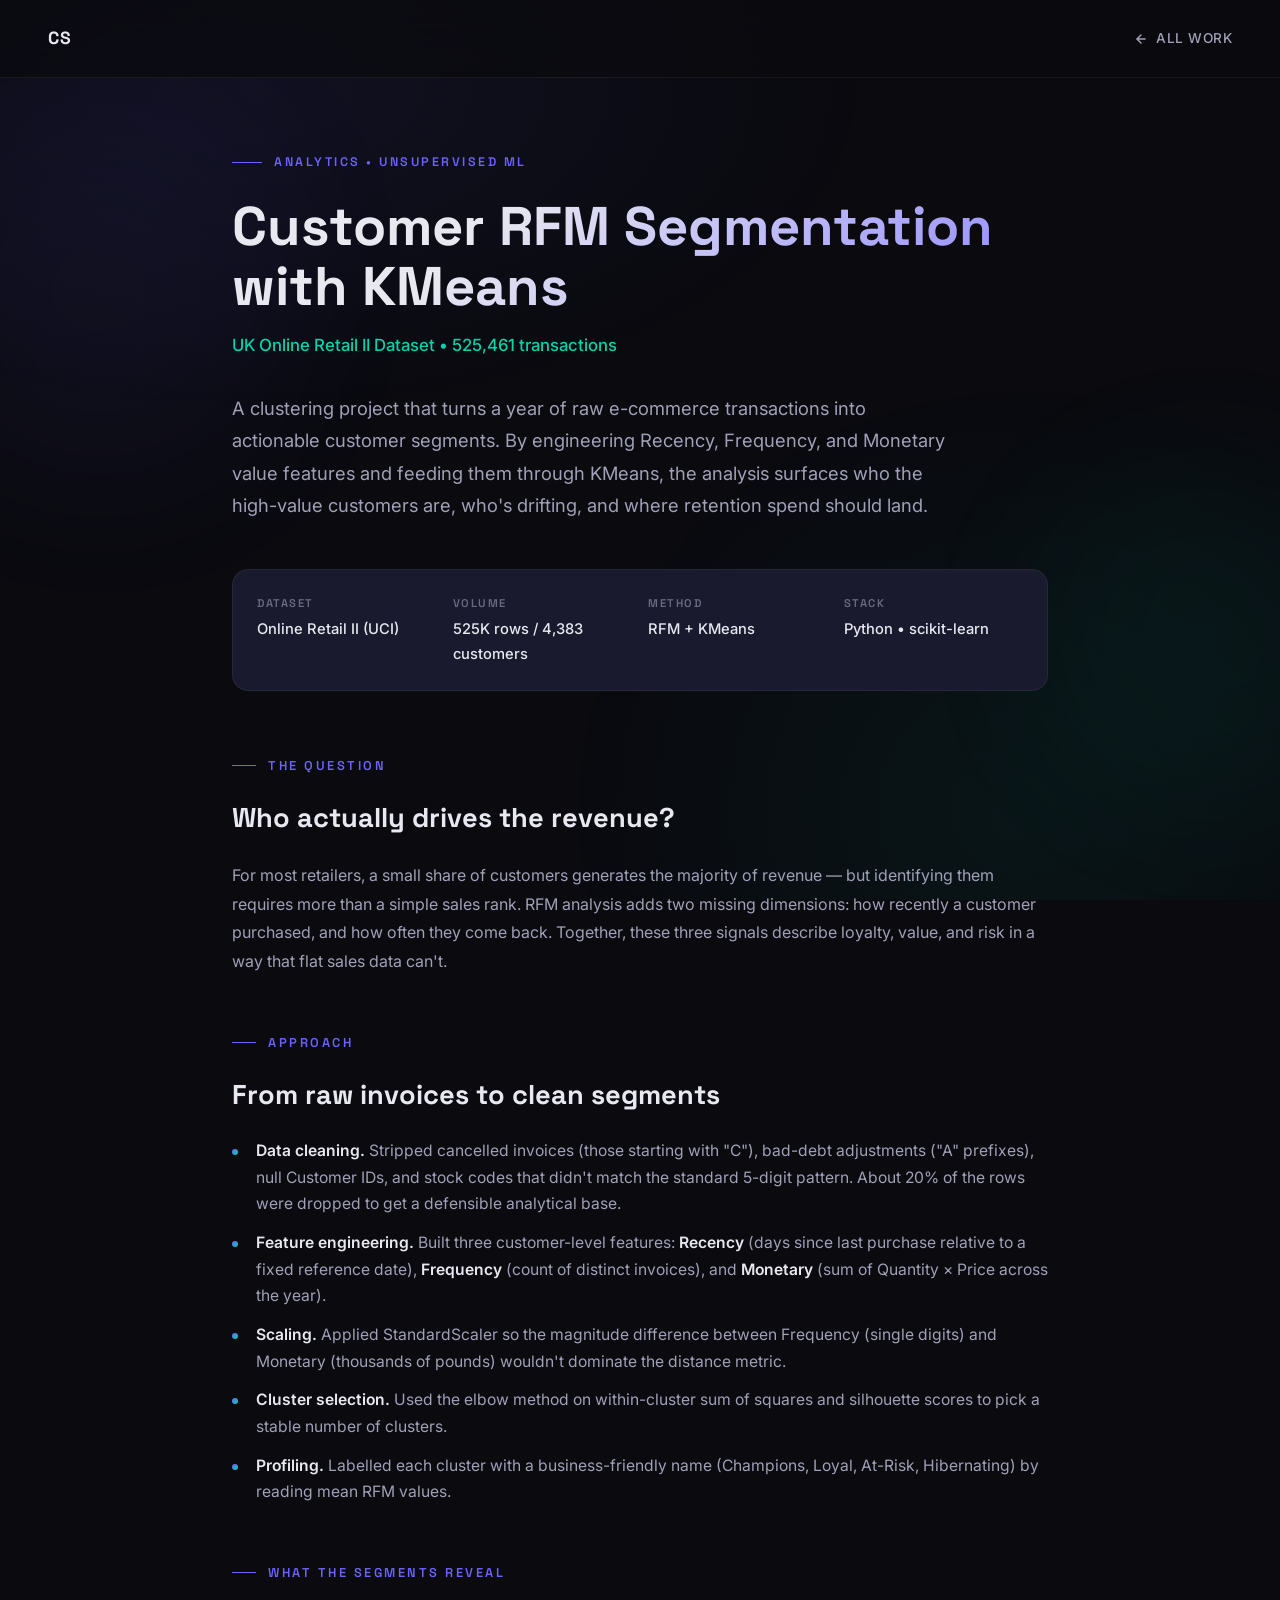
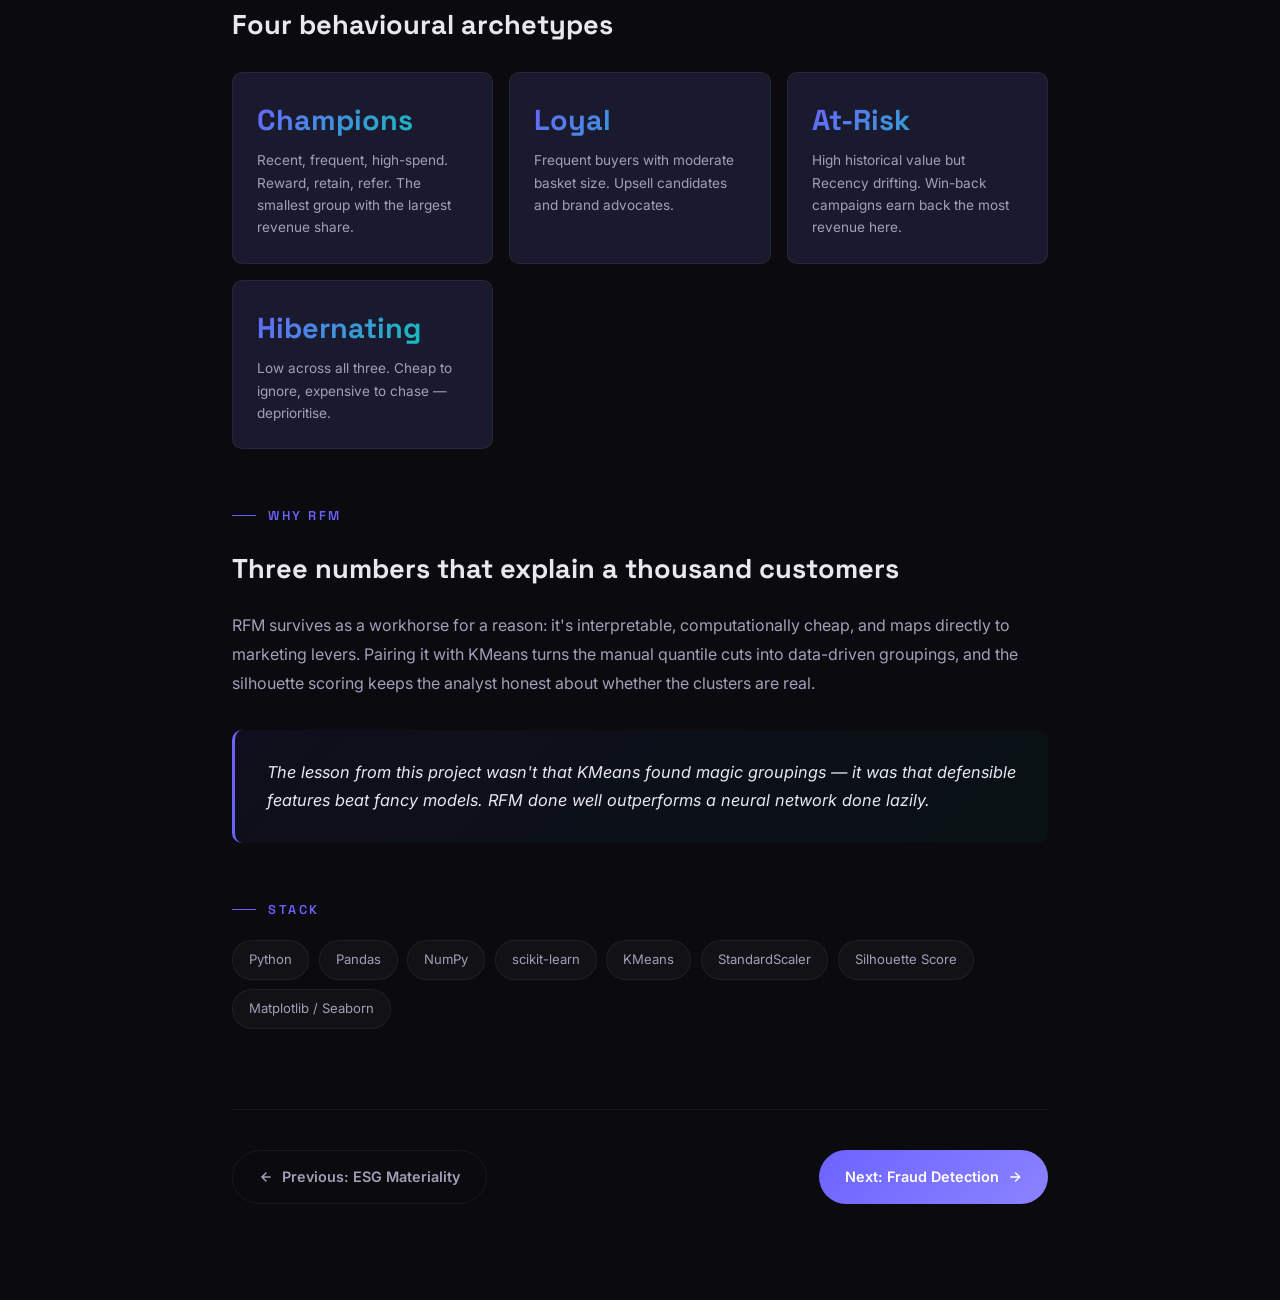
<file: work/rfm.html>
<!DOCTYPE html>
<html lang="en">
<head>
  <meta charset="UTF-8">
  <meta name="viewport" content="width=device-width, initial-scale=1.0">
  <title>Customer RFM Segmentation &mdash; KMeans Clustering | Chaitanya Kumar Soma</title>
  <link href="https://fonts.googleapis.com/css2?family=Inter:wght@400;500;600;700&family=Space+Grotesk:wght@500;600;700&display=swap" rel="stylesheet">
  <link rel="stylesheet" href="style.css">
</head>
<body>
  <div class="orb orb-1"></div>
  <div class="orb orb-2"></div>

  <nav class="topnav">
    <a href="../index.html" class="nav-logo">CS</a>
    <a href="../index.html#portfolio" class="back-link">
      <svg width="14" height="14" viewBox="0 0 24 24" fill="none" stroke="currentColor" stroke-width="2.5" stroke-linecap="round"><path d="M19 12H5M12 19l-7-7 7-7"/></svg>
      All Work
    </a>
  </nav>

  <main class="wrap">
    <div class="proj-tag fade-in">Analytics &bull; Unsupervised ML</div>
    <h1 class="proj-title fade-in d1">Customer RFM Segmentation with KMeans</h1>
    <div class="proj-client fade-in d2">UK Online Retail II Dataset &bull; 525,461 transactions</div>
    <p class="proj-lede fade-in d3">A clustering project that turns a year of raw e-commerce transactions into actionable customer segments. By engineering Recency, Frequency, and Monetary value features and feeding them through KMeans, the analysis surfaces who the high-value customers are, who's drifting, and where retention spend should land.</p>

    <div class="meta-strip fade-in d4">
      <div class="meta-item"><div class="meta-label">Dataset</div><div class="meta-value">Online Retail II (UCI)</div></div>
      <div class="meta-item"><div class="meta-label">Volume</div><div class="meta-value">525K rows / 4,383 customers</div></div>
      <div class="meta-item"><div class="meta-label">Method</div><div class="meta-value">RFM + KMeans</div></div>
      <div class="meta-item"><div class="meta-label">Stack</div><div class="meta-value">Python &bull; scikit-learn</div></div>
    </div>

    <section class="section">
      <div class="section-heading">The Question</div>
      <h2>Who actually drives the revenue?</h2>
      <p>For most retailers, a small share of customers generates the majority of revenue &mdash; but identifying them requires more than a simple sales rank. RFM analysis adds two missing dimensions: how recently a customer purchased, and how often they come back. Together, these three signals describe loyalty, value, and risk in a way that flat sales data can't.</p>
    </section>

    <section class="section">
      <div class="section-heading">Approach</div>
      <h2>From raw invoices to clean segments</h2>
      <ul>
        <li><strong>Data cleaning.</strong> Stripped cancelled invoices (those starting with "C"), bad-debt adjustments ("A" prefixes), null Customer IDs, and stock codes that didn't match the standard 5-digit pattern. About 20% of the rows were dropped to get a defensible analytical base.</li>
        <li><strong>Feature engineering.</strong> Built three customer-level features: <strong>Recency</strong> (days since last purchase relative to a fixed reference date), <strong>Frequency</strong> (count of distinct invoices), and <strong>Monetary</strong> (sum of Quantity &times; Price across the year).</li>
        <li><strong>Scaling.</strong> Applied StandardScaler so the magnitude difference between Frequency (single digits) and Monetary (thousands of pounds) wouldn't dominate the distance metric.</li>
        <li><strong>Cluster selection.</strong> Used the elbow method on within-cluster sum of squares and silhouette scores to pick a stable number of clusters.</li>
        <li><strong>Profiling.</strong> Labelled each cluster with a business-friendly name (Champions, Loyal, At-Risk, Hibernating) by reading mean RFM values.</li>
      </ul>
    </section>

    <section class="section">
      <div class="section-heading">What the Segments Reveal</div>
      <h2>Four behavioural archetypes</h2>
      <div class="highlight-grid">
        <div class="highlight-card">
          <div class="highlight-num">Champions</div>
          <div class="highlight-text">Recent, frequent, high-spend. Reward, retain, refer. The smallest group with the largest revenue share.</div>
        </div>
        <div class="highlight-card">
          <div class="highlight-num">Loyal</div>
          <div class="highlight-text">Frequent buyers with moderate basket size. Upsell candidates and brand advocates.</div>
        </div>
        <div class="highlight-card">
          <div class="highlight-num">At-Risk</div>
          <div class="highlight-text">High historical value but Recency drifting. Win-back campaigns earn back the most revenue here.</div>
        </div>
        <div class="highlight-card">
          <div class="highlight-num">Hibernating</div>
          <div class="highlight-text">Low across all three. Cheap to ignore, expensive to chase &mdash; deprioritise.</div>
        </div>
      </div>
    </section>

    <section class="section">
      <div class="section-heading">Why RFM</div>
      <h2>Three numbers that explain a thousand customers</h2>
      <p>RFM survives as a workhorse for a reason: it's interpretable, computationally cheap, and maps directly to marketing levers. Pairing it with KMeans turns the manual quantile cuts into data-driven groupings, and the silhouette scoring keeps the analyst honest about whether the clusters are real.</p>
      <div class="callout">The lesson from this project wasn't that KMeans found magic groupings &mdash; it was that defensible features beat fancy models. RFM done well outperforms a neural network done lazily.</div>
    </section>

    <section class="section">
      <div class="section-heading">Stack</div>
      <div class="pill-row">
        <span class="pill">Python</span>
        <span class="pill">Pandas</span>
        <span class="pill">NumPy</span>
        <span class="pill">scikit-learn</span>
        <span class="pill">KMeans</span>
        <span class="pill">StandardScaler</span>
        <span class="pill">Silhouette Score</span>
        <span class="pill">Matplotlib / Seaborn</span>
      </div>
    </section>

    <nav class="next-nav">
      <a href="esg.html" class="next-link">
        <svg width="14" height="14" viewBox="0 0 24 24" fill="none" stroke="currentColor" stroke-width="2.5" stroke-linecap="round"><path d="M19 12H5M12 19l-7-7 7-7"/></svg>
        Previous: ESG Materiality
      </a>
      <a href="fraud.html" class="next-link primary">
        Next: Fraud Detection
        <svg width="14" height="14" viewBox="0 0 24 24" fill="none" stroke="currentColor" stroke-width="2.5" stroke-linecap="round"><path d="M5 12h14M13 5l7 7-7 7"/></svg>
      </a>
    </nav>
  </main>
</body>
</html>
</file>
<file: work/style.css>
/* Shared styles for project sub-pages */
*, *::before, *::after { margin: 0; padding: 0; box-sizing: border-box; }

:root {
  --bg-primary: #0a0a0f;
  --bg-secondary: #12121a;
  --bg-card: #1a1a2e;
  --text-primary: #e8e8f0;
  --text-secondary: #a0a0b8;
  --text-muted: #6a6a82;
  --accent: #6c63ff;
  --accent-light: #8b83ff;
  --accent-secondary: #00d4aa;
  --accent-tertiary: #ff6b9d;
  --border: rgba(255, 255, 255, 0.06);
  --border-hover: rgba(108, 99, 255, 0.4);
  --radius: 16px;
  --radius-sm: 10px;
  --transition: 0.35s cubic-bezier(0.25, 0.46, 0.45, 0.94);
}

html { scroll-behavior: smooth; }

body {
  font-family: 'Inter', -apple-system, sans-serif;
  background: var(--bg-primary);
  color: var(--text-primary);
  line-height: 1.65;
  overflow-x: hidden;
  min-height: 100vh;
  position: relative;
}

/* Background gradient */
body::before {
  content: '';
  position: fixed;
  inset: 0;
  z-index: -2;
  background:
    radial-gradient(ellipse 80% 60% at 20% 10%, rgba(108, 99, 255, 0.08) 0%, transparent 60%),
    radial-gradient(ellipse 60% 80% at 80% 90%, rgba(0, 212, 170, 0.06) 0%, transparent 60%);
}

/* Floating orbs */
.orb {
  position: fixed;
  border-radius: 50%;
  filter: blur(80px);
  z-index: -1;
  pointer-events: none;
  opacity: 0.4;
}
.orb-1 { width: 400px; height: 400px; background: rgba(108,99,255,0.15); top: 10%; left: -100px; animation: float1 18s ease-in-out infinite; }
.orb-2 { width: 350px; height: 350px; background: rgba(0,212,170,0.12); bottom: 10%; right: -100px; animation: float2 22s ease-in-out infinite; }

@keyframes float1 { 0%,100% { transform: translate(0,0); } 50% { transform: translate(60px, 80px); } }
@keyframes float2 { 0%,100% { transform: translate(0,0); } 50% { transform: translate(-50px, -60px); } }

/* Top nav */
.topnav {
  position: fixed;
  top: 0; left: 0; right: 0;
  z-index: 100;
  padding: 1.5rem 3rem;
  display: flex;
  justify-content: space-between;
  align-items: center;
  background: rgba(10, 10, 15, 0.7);
  backdrop-filter: blur(20px);
  -webkit-backdrop-filter: blur(20px);
  border-bottom: 1px solid var(--border);
}
.nav-logo {
  font-family: 'Space Grotesk', sans-serif;
  font-weight: 700;
  font-size: 1.1rem;
  color: var(--text-primary);
  text-decoration: none;
  letter-spacing: 1px;
}
.back-link {
  display: inline-flex;
  align-items: center;
  gap: 0.5rem;
  color: var(--text-secondary);
  text-decoration: none;
  font-size: 0.85rem;
  font-weight: 500;
  letter-spacing: 0.5px;
  text-transform: uppercase;
  transition: color var(--transition);
}
.back-link svg { transition: transform var(--transition); }
.back-link:hover { color: var(--accent); }
.back-link:hover svg { transform: translateX(-4px); }

/* Container */
.wrap {
  max-width: 880px;
  margin: 0 auto;
  padding: 9rem 2rem 6rem;
}

/* Hero */
.proj-tag {
  font-family: 'Space Grotesk', sans-serif;
  font-size: 0.78rem;
  font-weight: 600;
  letter-spacing: 2.5px;
  text-transform: uppercase;
  color: var(--accent);
  margin-bottom: 1.5rem;
  display: inline-flex;
  align-items: center;
  gap: 0.75rem;
}
.proj-tag::before {
  content: '';
  width: 30px;
  height: 1px;
  background: var(--accent);
}
.proj-title {
  font-family: 'Space Grotesk', sans-serif;
  font-size: clamp(2.2rem, 5vw, 3.4rem);
  font-weight: 700;
  line-height: 1.1;
  margin-bottom: 1rem;
  background: linear-gradient(135deg, var(--text-primary) 30%, var(--accent-light));
  -webkit-background-clip: text;
  -webkit-text-fill-color: transparent;
  background-clip: text;
}
.proj-client {
  font-size: 1.05rem;
  color: var(--accent-secondary);
  font-weight: 500;
  margin-bottom: 2rem;
}
.proj-lede {
  font-size: 1.15rem;
  color: var(--text-secondary);
  line-height: 1.75;
  margin-bottom: 3rem;
  max-width: 720px;
}

/* Meta strip */
.meta-strip {
  display: grid;
  grid-template-columns: repeat(auto-fit, minmax(160px, 1fr));
  gap: 1rem;
  padding: 1.5rem;
  background: var(--bg-card);
  border: 1px solid var(--border);
  border-radius: var(--radius);
  margin-bottom: 4rem;
}
.meta-item {
  display: flex;
  flex-direction: column;
  gap: 0.3rem;
}
.meta-label {
  font-family: 'Space Grotesk', sans-serif;
  font-size: 0.7rem;
  font-weight: 600;
  letter-spacing: 1.5px;
  text-transform: uppercase;
  color: var(--text-muted);
}
.meta-value {
  font-size: 0.92rem;
  color: var(--text-primary);
  font-weight: 500;
}

/* Content sections */
.section {
  margin-bottom: 3.5rem;
}
.section-heading {
  font-family: 'Space Grotesk', sans-serif;
  font-size: 0.8rem;
  font-weight: 600;
  letter-spacing: 2.5px;
  text-transform: uppercase;
  color: var(--accent);
  margin-bottom: 1.25rem;
  display: flex;
  align-items: center;
  gap: 0.75rem;
}
.section-heading::before {
  content: '';
  width: 24px;
  height: 1px;
  background: var(--accent);
}
.section h2 {
  font-family: 'Space Grotesk', sans-serif;
  font-size: 1.7rem;
  font-weight: 700;
  margin-bottom: 1.25rem;
  color: var(--text-primary);
}
.section p {
  color: var(--text-secondary);
  font-size: 1rem;
  line-height: 1.8;
  margin-bottom: 1rem;
}
.section ul {
  list-style: none;
  margin: 1rem 0;
}
.section ul li {
  position: relative;
  padding-left: 1.5rem;
  margin-bottom: 0.75rem;
  color: var(--text-secondary);
  font-size: 0.98rem;
  line-height: 1.7;
}
.section ul li::before {
  content: '';
  position: absolute;
  left: 0;
  top: 0.7rem;
  width: 6px;
  height: 6px;
  border-radius: 50%;
  background: linear-gradient(135deg, var(--accent), var(--accent-secondary));
}
.section strong {
  color: var(--text-primary);
  font-weight: 600;
}

/* Highlight cards */
.highlight-grid {
  display: grid;
  grid-template-columns: repeat(auto-fit, minmax(220px, 1fr));
  gap: 1rem;
  margin: 1.5rem 0;
}
.highlight-card {
  padding: 1.5rem;
  background: var(--bg-card);
  border: 1px solid var(--border);
  border-radius: var(--radius-sm);
  transition: var(--transition);
}
.highlight-card:hover {
  border-color: var(--border-hover);
  transform: translateY(-3px);
}
.highlight-num {
  font-family: 'Space Grotesk', sans-serif;
  font-size: 1.8rem;
  font-weight: 700;
  background: linear-gradient(135deg, var(--accent), var(--accent-secondary));
  -webkit-background-clip: text;
  -webkit-text-fill-color: transparent;
  background-clip: text;
  margin-bottom: 0.3rem;
}
.highlight-text {
  font-size: 0.85rem;
  color: var(--text-secondary);
}

/* Tech pills */
.pill-row {
  display: flex;
  flex-wrap: wrap;
  gap: 0.6rem;
  margin-top: 1rem;
}
.pill {
  padding: 0.5rem 1rem;
  background: rgba(255,255,255,0.03);
  border: 1px solid var(--border);
  border-radius: 100px;
  font-size: 0.82rem;
  color: var(--text-secondary);
  transition: var(--transition);
}
.pill:hover {
  border-color: var(--accent);
  color: var(--accent);
  background: rgba(108, 99, 255, 0.08);
}

/* Quote / callout */
.callout {
  padding: 1.75rem 2rem;
  background: linear-gradient(135deg, rgba(108,99,255,0.06), rgba(0,212,170,0.04));
  border-left: 3px solid var(--accent);
  border-radius: var(--radius-sm);
  margin: 2rem 0;
  font-style: italic;
  color: var(--text-primary);
  font-size: 1.02rem;
  line-height: 1.75;
}

/* Footer / next */
.next-nav {
  margin-top: 5rem;
  padding-top: 2.5rem;
  border-top: 1px solid var(--border);
  display: flex;
  justify-content: space-between;
  gap: 1.5rem;
  flex-wrap: wrap;
}
.next-link {
  display: inline-flex;
  align-items: center;
  gap: 0.6rem;
  padding: 0.9rem 1.6rem;
  border-radius: 100px;
  text-decoration: none;
  font-size: 0.9rem;
  font-weight: 600;
  border: 1px solid var(--border);
  color: var(--text-secondary);
  transition: var(--transition);
}
.next-link:hover {
  border-color: var(--accent);
  color: var(--accent);
  background: rgba(108, 99, 255, 0.06);
  transform: translateY(-3px);
}
.next-link.primary {
  background: linear-gradient(135deg, var(--accent), var(--accent-light));
  color: white;
  border: none;
}
.next-link.primary:hover {
  box-shadow: 0 10px 30px rgba(108, 99, 255, 0.3);
  color: white;
}

/* Reveal animations */
.fade-in {
  opacity: 0;
  transform: translateY(20px);
  animation: fadeUp 0.8s ease forwards;
}
.fade-in.d1 { animation-delay: 0.1s; }
.fade-in.d2 { animation-delay: 0.2s; }
.fade-in.d3 { animation-delay: 0.3s; }
.fade-in.d4 { animation-delay: 0.4s; }
@keyframes fadeUp {
  to { opacity: 1; transform: translateY(0); }
}

@media (max-width: 768px) {
  .topnav { padding: 1.25rem 1.5rem; }
  .wrap { padding: 7rem 1.5rem 4rem; }
  .next-nav { flex-direction: column; }
  .next-link { justify-content: center; }
}
</file>
